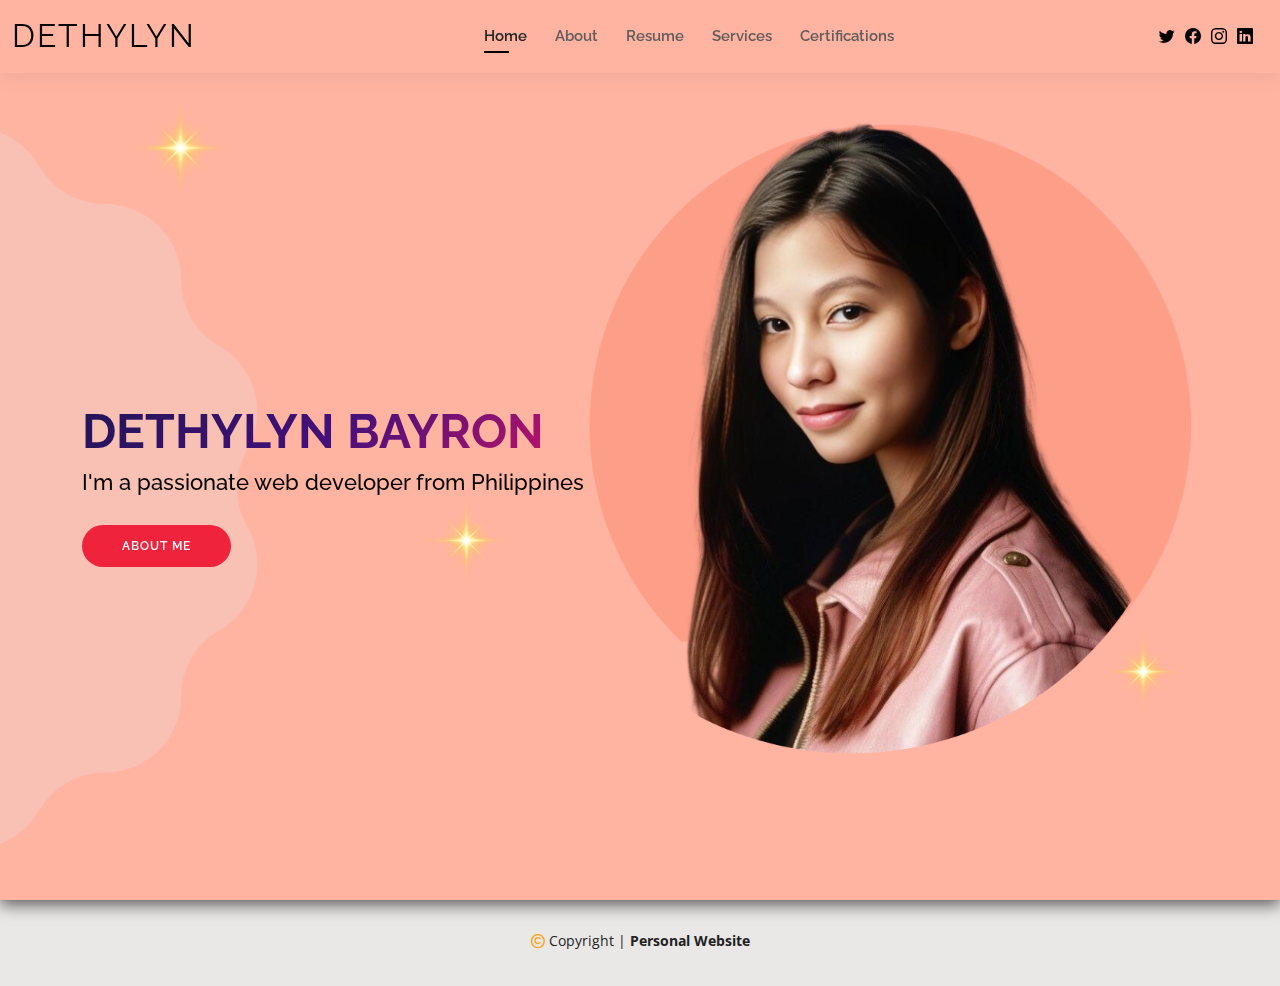
<file: index.html>
<!DOCTYPE html>
<html lang="en">

<head>
  <meta charset="utf-8">
  <meta content="width=device-width, initial-scale=1.0" name="viewport">

  <title>Dethylyn Bayron</title>
  <meta content="" name="description">
  <meta content="" name="keywords">

  <!-- Favicons -->
  <link href="assets/img/letter-d.png" rel="icon">
  <link href="assets/img/apple-touch-icon.png" rel="apple-touch-icon">

  <!-- Google Fonts -->
  <link href="https://fonts.googleapis.com/css?family=Open+Sans:300,300i,400,400i,600,600i,700,700i|Raleway:300,300i,400,400i,500,500i,600,600i,700,700i|Poppins:300,300i,400,400i,500,500i,600,600i,700,700i" rel="stylesheet">

  <!-- Vendor CSS Files -->
  <link href="assets/vendor/aos/aos.css" rel="stylesheet">
  <link href="assets/vendor/bootstrap/css/bootstrap.min.css" rel="stylesheet">
  <link href="assets/vendor/bootstrap-icons/bootstrap-icons.css" rel="stylesheet">
  <link href="assets/vendor/boxicons/css/boxicons.min.css" rel="stylesheet">
  <link href="assets/vendor/glightbox/css/glightbox.min.css" rel="stylesheet">
  <link href="assets/vendor/swiper/swiper-bundle.min.css" rel="stylesheet">

  <!-- Template Main CSS File -->
  <link href="assets/css/style.css" rel="stylesheet">
  <!-- custom css -->
  <link href="assets/css/custom.css" rel="stylesheet">
  <!-- font awesome css -->
  <link href="assets/css/all.css" rel="stylesheet">

  <!-- =======================================================
  * Template Name: Kelly
  * Updated: Sep 18 2023 with Bootstrap v5.3.2
  * Template URL: https://bootstrapmade.com/kelly-free-bootstrap-cv-resume-html-template/
  * Author: BootstrapMade.com
  * License: https://bootstrapmade.com/license/
  ======================================================== -->
</head>

<body>

  <!-- ======= Header ======= -->
  <header id="header" class="fixed-top">
    <div class="container-fluid d-flex justify-content-between align-items-center">

      <h1 class="logo me-auto me-lg-0"><a href="index.html">Dethylyn</a></h1>
      <!-- Uncomment below if you prefer to use an image logo -->
      <!-- <a href="index.html" class="logo"><img src="assets/img/logo.png" alt="" class="img-fluid"></a>-->

      <nav id="navbar" class="navbar order-last order-lg-0">
        <ul>
          <li><a class="active" href="index.html">Home</a></li>
          <li><a href="about.html">About</a></li>
          <li><a href="resume.html">Resume</a></li>
          <li><a href="services.html">Services</a></li>
          <li><a href="portfolio.html">Certifications</a></li>
          <!-- <li><a href="contact.html">Contact</a></li> -->
        </ul>
        <i class="bi bi-list mobile-nav-toggle"></i>
      </nav><!-- .navbar -->

      <div class="header-social-links">
        <a href="https://twitter.com/DethylynB" class="twitter"><i class="bi bi-twitter"></i></a>
        <a href="https://www.facebook.com/profile.php?id=100010073976454&mibextid=9R9pXO" class="facebook"><i class="bi bi-facebook"></i></a>
        <a href="https://www.instagram.com/dethylyn_b/" class="instagram"><i class="bi bi-instagram"></i></a>
        <a href="https://www.linkedin.com/in/dethylyn-bayron-6280a7255/" class="linkedin"><i class="bi bi-linkedin"></i></i></a>
      </div>

    </div>

  </header><!-- End Header -->

  <!-- ======= Hero Section ======= -->
  <section id="hero" class="d-flex align-items-center avatar">
    <div class="container d-flex flex-column align-items-start" data-aos="zoom-in" data-aos-delay="100">
      <h1 class="animate-charcter logo">Dethylyn Bayron</h1>
      <h2 class="text-black">I'm a passionate web developer from Philippines</h2>
      <a href="about.html" class="btn-about">About Me</a>
    </div>
  </section><!-- End Hero -->

  <!-- ======= Footer ======= -->
  <footer id="footer">
    <div class="container">
      <div class="copyright">
        <i class="fa-regular fa-copyright fa-bounce"></i> Copyright | <strong>Personal Website</strong>
      </div>
      <div class="credits">
        <!-- All the links in the footer should remain intact. -->
        <!-- You can delete the links only if you purchased the pro version. -->
        <!-- Licensing information: https://bootstrapmade.com/license/ -->
        <!-- Purchase the pro version with working PHP/AJAX contact form: https://bootstrapmade.com/kelly-free-bootstrap-cv-resume-html-template/ -->
        <!-- Designed by <a href="https://bootstrapmade.com/">BootstrapMade</a> -->
      </div>
    </div>
  </footer><!-- End  Footer -->

  <!-- Preloader old -->
  <div id="preloader"></div>

  <!-- Preloader New -->
  <!-- <div id="preloader">
    <div class="line"></div>
  </div> -->

  <a href="#" class="back-to-top d-flex align-items-center justify-content-center"><i class="bi bi-arrow-up-short"></i></a>

  <!-- Vendor JS Files -->
  <script src="assets/vendor/purecounter/purecounter_vanilla.js"></script>
  <script src="assets/vendor/aos/aos.js"></script>
  <script src="assets/vendor/bootstrap/js/bootstrap.bundle.min.js"></script>
  <script src="assets/vendor/glightbox/js/glightbox.min.js"></script>
  <script src="assets/vendor/isotope-layout/isotope.pkgd.min.js"></script>
  <script src="assets/vendor/swiper/swiper-bundle.min.js"></script>
  <script src="assets/vendor/waypoints/noframework.waypoints.js"></script>
  <script src="assets/vendor/php-email-form/validate.js"></script>

  <!-- Template Main JS File -->
  <script src="assets/js/main.js"></script>

</body>

</html>
</file>
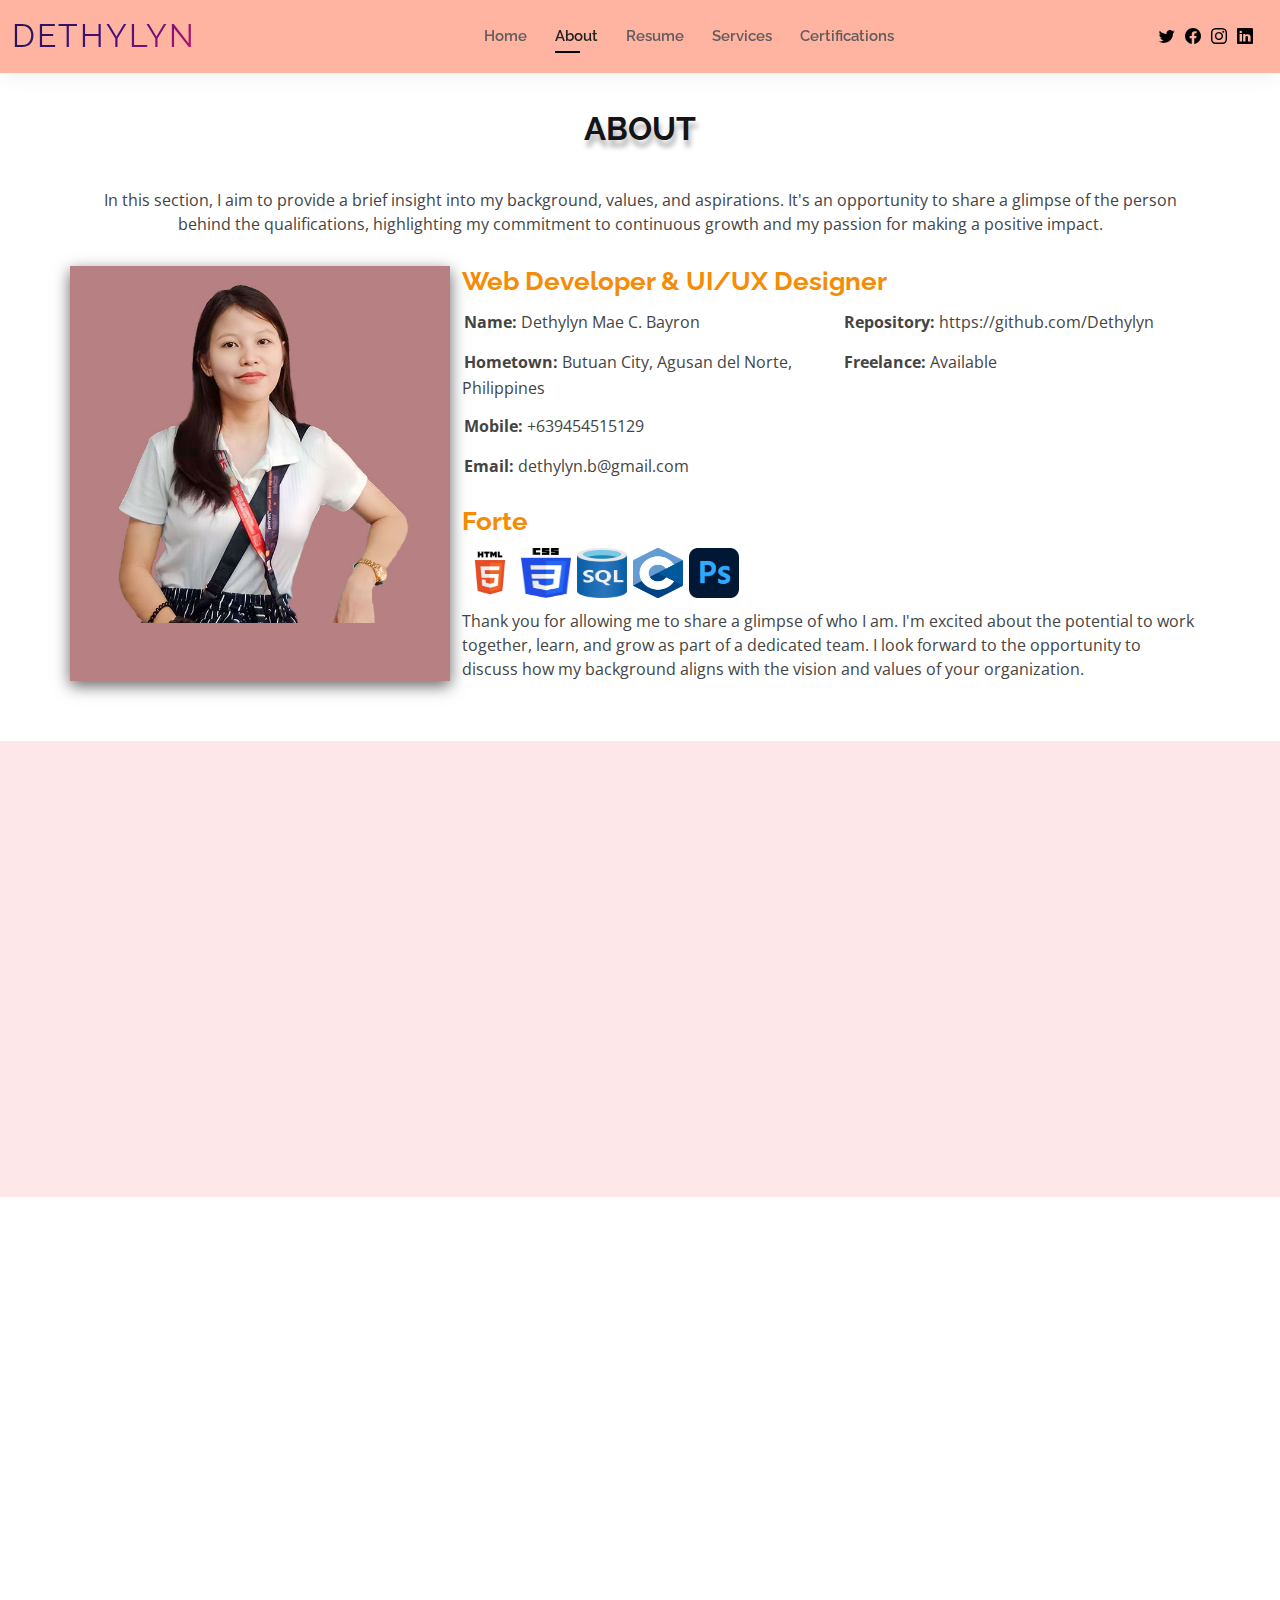
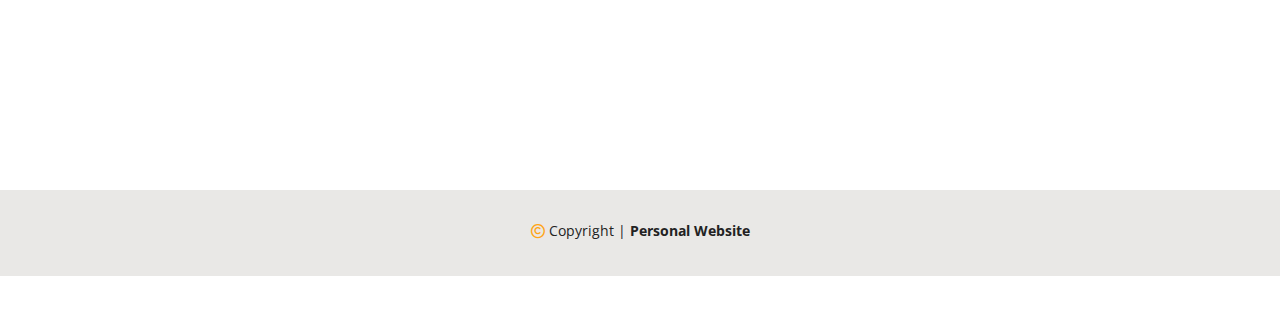
<file: about.html>
<!DOCTYPE html>
<html lang="en">

<head>
  <meta charset="utf-8">
  <meta content="width=device-width, initial-scale=1.0" name="viewport">

  <title>Dethylyn Bayron</title>
  <meta content="" name="description">
  <meta content="" name="keywords">

  <!-- Favicons -->
  <link href="assets/img/letter-d.png" rel="icon">
  <link href="assets/img/apple-touch-icon.png" rel="apple-touch-icon">

  <!-- Google Fonts -->
  <link href="https://fonts.googleapis.com/css?family=Open+Sans:300,300i,400,400i,600,600i,700,700i|Raleway:300,300i,400,400i,500,500i,600,600i,700,700i|Poppins:300,300i,400,400i,500,500i,600,600i,700,700i" rel="stylesheet">

  <!-- Vendor CSS Files -->
  <link href="assets/vendor/aos/aos.css" rel="stylesheet">
  <link href="assets/vendor/bootstrap/css/bootstrap.min.css" rel="stylesheet">
  <link href="assets/vendor/bootstrap-icons/bootstrap-icons.css" rel="stylesheet">
  <link href="assets/vendor/boxicons/css/boxicons.min.css" rel="stylesheet">
  <link href="assets/vendor/glightbox/css/glightbox.min.css" rel="stylesheet">
  <link href="assets/vendor/swiper/swiper-bundle.min.css" rel="stylesheet">

  <!-- Template Main CSS File -->
  <link href="assets/css/style.css" rel="stylesheet">
    <!-- custom css -->
    <link href="assets/css/custom.css" rel="stylesheet">
    <!-- font awesome css -->
    <link href="assets/css/all.css" rel="stylesheet">

  <!-- =======================================================
  * Template Name: Kelly
  * Updated: Sep 18 2023 with Bootstrap v5.3.2
  * Template URL: https://bootstrapmade.com/kelly-free-bootstrap-cv-resume-html-template/
  * Author: BootstrapMade.com
  * License: https://bootstrapmade.com/license/
  ======================================================== -->
</head>

<body>

  <!-- ======= Header ======= -->
  <header id="header" class="fixed-top">
    <div class="container-fluid d-flex justify-content-between align-items-center">

      <h1 class="logo me-auto me-lg-0 animate-charcter"><a href="index.html">Dethylyn</a></h1>
      <!-- Uncomment below if you prefer to use an image logo -->
      <!-- <a href="index.html" class="logo"><img src="assets/img/logo.png" alt="" class="img-fluid"></a>-->

      <nav id="navbar" class="navbar order-last order-lg-0">
        <ul>
          <li><a href="index.html">Home</a></li>
          <li><a class="active" href="about.html">About</a></li>
          <li><a href="resume.html">Resume</a></li>
          <li><a href="services.html">Services</a></li>
          <li><a href="portfolio.html">Certifications</a></li>
          <!-- <li><a href="contact.html">Contact</a></li> -->
        </ul>
        <i class="bi bi-list mobile-nav-toggle"></i>
      </nav><!-- .navbar -->

      <div class="header-social-links">
        <a href="https://twitter.com/DethylynB" class="twitter"><i class="bi bi-twitter"></i></a>
        <a href="https://www.facebook.com/profile.php?id=100010073976454&mibextid=9R9pXO" class="facebook"><i class="bi bi-facebook"></i></a>
        <a href="https://www.instagram.com/dethylyn_b/" class="instagram"><i class="bi bi-instagram"></i></a>
        <a href="https://www.linkedin.com/in/dethylyn-bayron-6280a7255/" class="linkedin"><i class="bi bi-linkedin"></i></i></a>
      </div>

    </div>

  </header><!-- End Header -->

  <main id="main">

    <!-- ======= About Section ======= -->
    <section id="about" class="about">
      <div class="container" data-aos="fade-up">

        <div class="section-title">
          <h2>About</h2>
          <p>In this section, I aim to provide a brief insight into my background, values, and aspirations. It's an opportunity to share a glimpse of the person behind the qualifications, highlighting my commitment to continuous growth and my passion for making a positive impact.</p>
        </div>

        <div class="row">
          <div class="col-lg-4 avatar transparent-img">
            <img src="assets/img/me1.1.jpg" class="img-fluid" alt="">
          </div>
          <div class="col-lg-8 pt-4 pt-lg-0 content">
            <h3>Web Developer &amp; UI/UX Designer</h3>
            <div class="row">
              <div class="col-lg-6">
                <ul>
                  <li><i class="bi bi-rounded-right"></i> <strong>Name:</strong> Dethylyn Mae C. Bayron</li>
                  <li><i class="bi bi-rounded-right"></i> <strong>Hometown:</strong> Butuan City, Agusan del Norte, Philippines </li>
                  <li><i class="bi bi-rounded-right"></i> <strong>Mobile:</strong> +639454515129</li>
                  <li><i class="bi bi-rounded-right"></i> <strong>Email:</strong> dethylyn.b@gmail.com </li>
                </ul>

              </div>
              <div class="col-lg-6">
                <ul>
                  <li><i class="bi bi-rounded-right"></i> <strong>Repository:</strong> https://github.com/Dethylyn</li>
                  <li><i class="bi bi-rounded-right"></i> <strong>Freelance:</strong> Available</li>
                </ul>
              </div>
            </div>
            <div class="row">
              <div class="col-lg-12">
                <h3>Forte</h3>
                <span><img class="child bounce" src="assets/img/html.png" alt=""></span><span><img class="child bounce" src="assets/img/css.png" alt=""></span><span><img class="child bounce" src="assets/img/sql.png" alt=""></span><span><img class="child bounce" src="assets/img/c.png" alt=""></span><span><img class="child bounce" src="assets/img/ps.png" alt=""></span>
              </div>
            </div>
            <p class="pt-2">
              Thank you for allowing me to share a glimpse of who I am. I'm excited about the potential to work together, learn, and grow as part of a dedicated team. I look forward to the opportunity to discuss how my background aligns with the vision and values of your organization.
            </p>
          </div>
        </div>

      </div>
    </section><!-- End About Section -->

    <!-- ======= Skills Section ======= -->
    <section id="skills" class="skills">
      <div class="container" data-aos="fade-up">

        <div class="section-title">
          <h2>Skills</h2>
          <p>In this section, I humbly present the competencies I've acquired through experience and learning. These skills reflect my commitment to effectively contributing to the tasks at hand, and I look forward to demonstrating their value in your team.</p>
        </div>

        <div class="row skills-content">

          <div class="col-lg-6">

            <div class="progress">
              <span class="skill">HTML <i class="val">100%</i></span>
              <div class="progress-bar-wrap">
                <div class="progress-bar" role="progressbar" aria-valuenow="100" aria-valuemin="0" aria-valuemax="100"></div>
              </div>
            </div>

            <div class="progress">
              <span class="skill">CSS <i class="val">80%</i></span>
              <div class="progress-bar-wrap">
                <div class="progress-bar" role="progressbar" aria-valuenow="80" aria-valuemin="0" aria-valuemax="100"></div>
              </div>
            </div>

            <div class="progress">
              <span class="skill">SQL <i class="val">75%</i></span>
              <div class="progress-bar-wrap">
                <div class="progress-bar" role="progressbar" aria-valuenow="75" aria-valuemin="0" aria-valuemax="100"></div>
              </div>
            </div>

          </div>

          <div class="col-lg-6">

            <div class="progress">
              <span class="skill">C <i class="val">75%</i></span>
              <div class="progress-bar-wrap">
                <div class="progress-bar" role="progressbar" aria-valuenow="75" aria-valuemin="0" aria-valuemax="100"></div>
              </div>
            </div>

            <!-- <div class="progress">
              <span class="skill">WordPress/CMS <i class="val">90%</i></span>
              <div class="progress-bar-wrap">
                <div class="progress-bar" role="progressbar" aria-valuenow="90" aria-valuemin="0" aria-valuemax="100"></div>
              </div>
            </div> -->

            <div class="progress">
              <span class="skill">Photoshop <i class="val">70%</i></span>
              <div class="progress-bar-wrap">
                <div class="progress-bar" role="progressbar" aria-valuenow="70" aria-valuemin="0" aria-valuemax="100"></div>
              </div>
            </div>

          </div>

        </div>

      </div>
    </section><!-- End Skills Section -->

    <!-- ======= Facts Section ======= -->
    <!-- <section id="facts" class="facts">
      <div class="container" data-aos="fade-up">

        <div class="section-title">
          <h2>Facts</h2>
          <p>Magnam dolores commodi suscipit. Necessitatibus eius consequatur ex aliquid fuga eum quidem. Sit sint consectetur velit. Quisquam quos quisquam cupiditate. Et nemo qui impedit suscipit alias ea. Quia fugiat sit in iste officiis commodi quidem hic quas.</p>
        </div>

        <div class="row counters">

          <div class="col-lg-3 col-6 text-center">
            <span data-purecounter-start="0" data-purecounter-end="232" data-purecounter-duration="1" class="purecounter"></span>
            <p>Clients</p>
          </div>

          <div class="col-lg-3 col-6 text-center">
            <span data-purecounter-start="0" data-purecounter-end="521" data-purecounter-duration="1" class="purecounter"></span>
            <p>Projects</p>
          </div>

          <div class="col-lg-3 col-6 text-center">
            <span data-purecounter-start="0" data-purecounter-end="1463" data-purecounter-duration="1" class="purecounter"></span>
            <p>Hours Of Support</p>
          </div>

          <div class="col-lg-3 col-6 text-center">
            <span data-purecounter-start="0" data-purecounter-end="15" data-purecounter-duration="1" class="purecounter"></span>
            <p>Hard Workers</p>
          </div>

        </div>

      </div>
    </section> -->
    <!-- End Facts Section -->

    <!-- ======= Testimonials ======= -->
    <section id="testimonilas" class="testimonials">
      <div class="container" data-aos="fade-up">

        <div class="section-title">
          <h2>Testimonials</h2>
        </div>

        <div class="testimonials-slider swiper" data-aos="fade-up" data-aos-delay="100">
          <div class="swiper-wrapper">

            <div class="swiper-slide">
              <div class="testimonial-item">
                <p>
                  <i class="fa-solid fa-quote-left fa-beat-fade"></i>
                  Thank you for your excellent work on our receipt layout. It's been a great help to our business.
                  <i class="fa-solid fa-quote-right fa-beat-fade"></i>
                </p>
                <img src="assets/img/testimonials/imelda.jpg" class="testimonial-img" alt="">
                <h3>Imelda Bayron</h3>
                <h4>Accounting Staff</h4>
              </div>
            </div><!-- End testimonial item -->

            <div class="swiper-slide">
              <div class="testimonial-item">
                <p>
                  <i class="fa-solid fa-quote-left fa-beat-fade"></i>
                  Your help with our school project has been greatly appreciated, and it made a positive impact on our work. Thank you for your valuable assistance.
                  <i class="fa-solid fa-quote-right fa-beat-fade"></i>
                </p>
                <img src="assets/img/testimonials/jewel.jpg" class="testimonial-img" alt="">
                <h3>Jewel Canda</h3>
                <h4>Student</h4>
              </div>
            </div><!-- End testimonial item -->

            <div class="swiper-slide">
              <div class="testimonial-item">
                <p>
                  <i class="fa-solid fa-quote-left fa-beat-fade"></i>
                  The output is very good, thank you for doing the project det, even it is rush.
                  <i class="fa-solid fa-quote-right fa-beat-fade"></i>
                </p>
                <img src="assets/img/testimonials/christine.jpg" class="testimonial-img" alt="">
                <h3>Christine Torres</h3>
                <h4>Graduate School Staff</h4>
              </div>
            </div><!-- End testimonial item -->

          </div>
          <div class="swiper-pagination"></div>
        </div>

        <div class="owl-carousel testimonials-carousel">

      </div>

    </div><!-- End Testimonials  -->

  </main><!-- End #main -->

  <!-- ======= Footer ======= -->
  <footer id="footer">
    <div class="container">
      <div class="copyright">
        <i class="fa-regular fa-copyright fa-bounce"></i> Copyright | <strong>Personal Website</strong>
      </div>
      <div class="credits">
        <!-- All the links in the footer should remain intact. -->
        <!-- You can delete the links only if you purchased the pro version. -->
        <!-- Licensing information: https://bootstrapmade.com/license/ -->
        <!-- Purchase the pro version with working PHP/AJAX contact form: https://bootstrapmade.com/kelly-free-bootstrap-cv-resume-html-template/ -->
        <!-- Designed by <a href="https://bootstrapmade.com/">BootstrapMade</a> -->
      </div>
    </div>
  </footer><!-- End  Footer -->

  <div id="preloader"></div>
  <a href="#" class="back-to-top d-flex align-items-center justify-content-center"><i class="bi bi-arrow-up-short"></i></a>

  <!-- Vendor JS Files -->
  <script src="assets/vendor/purecounter/purecounter_vanilla.js"></script>
  <script src="assets/vendor/aos/aos.js"></script>
  <script src="assets/vendor/bootstrap/js/bootstrap.bundle.min.js"></script>
  <script src="assets/vendor/glightbox/js/glightbox.min.js"></script>
  <script src="assets/vendor/isotope-layout/isotope.pkgd.min.js"></script>
  <script src="assets/vendor/swiper/swiper-bundle.min.js"></script>
  <script src="assets/vendor/waypoints/noframework.waypoints.js"></script>
  <script src="assets/vendor/php-email-form/validate.js"></script>

  <!-- Template Main JS File -->
  <script src="assets/js/main.js"></script>

</body>

</html>
</file>
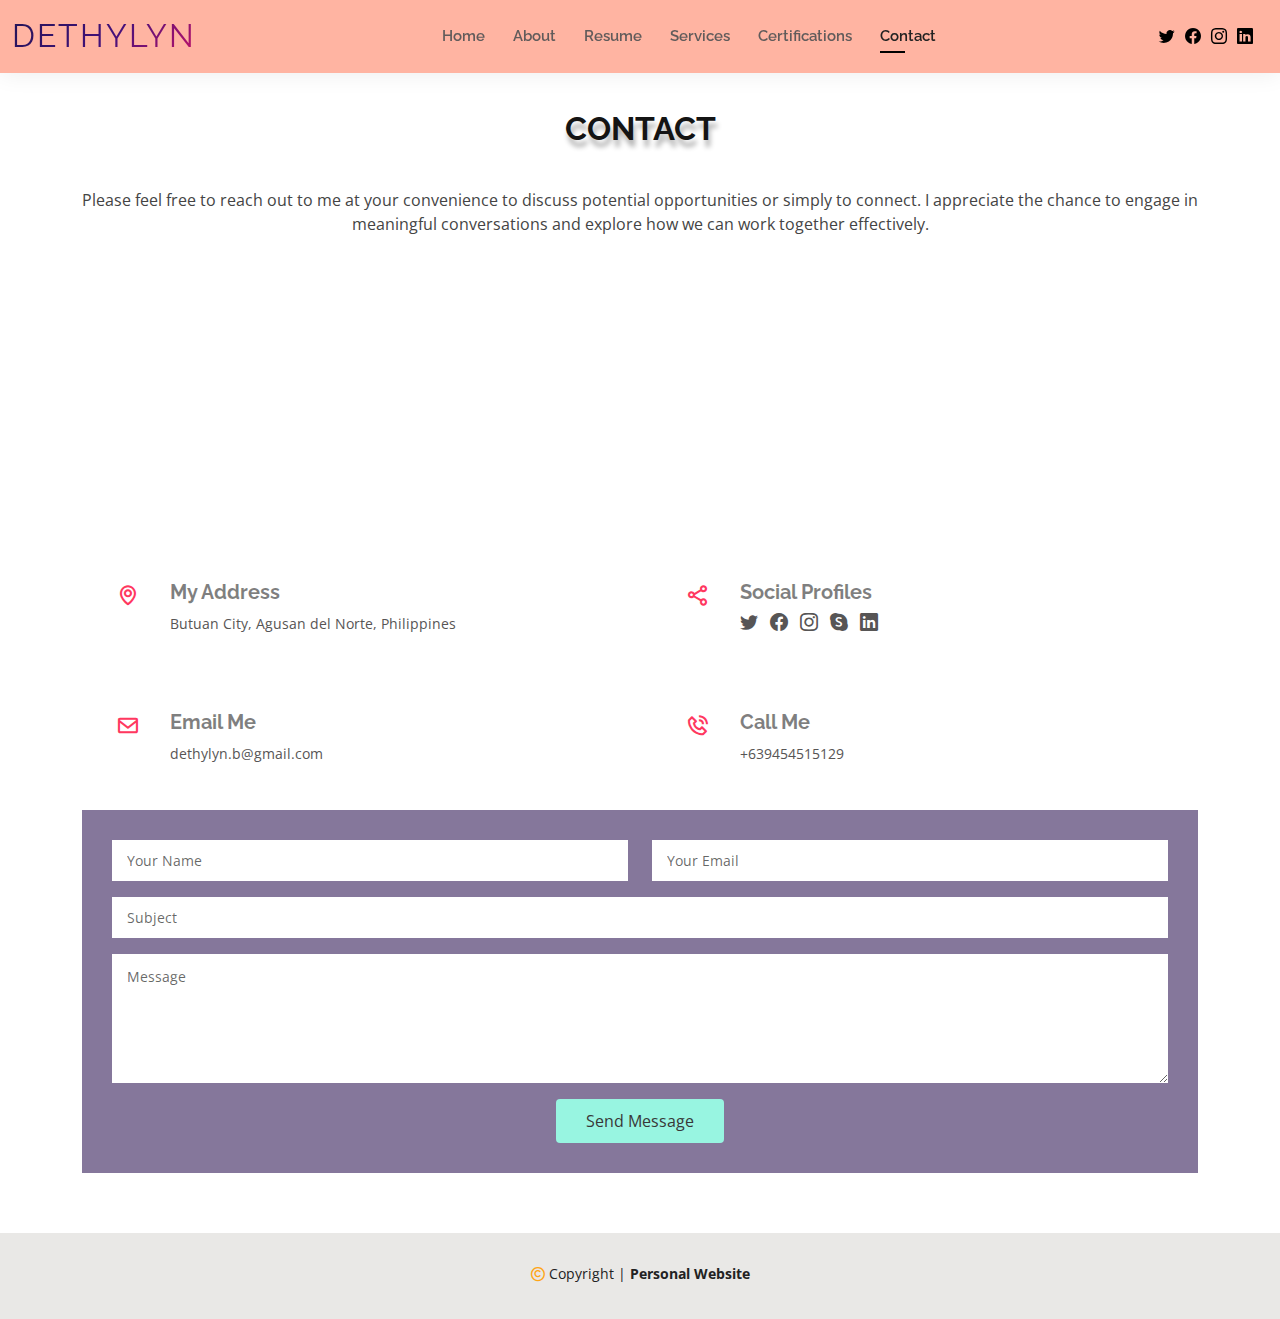
<file: contact.html>
<!DOCTYPE html>
<html lang="en">

<head>
  <meta charset="utf-8">
  <meta content="width=device-width, initial-scale=1.0" name="viewport">

  <title>Dethylyn Bayron</title>
  <meta content="" name="description">
  <meta content="" name="keywords">

  <!-- Favicons -->
  <link href="assets/img/letter-d.png" rel="icon">
  <link href="assets/img/apple-touch-icon.png" rel="apple-touch-icon">

  <!-- Google Fonts -->
  <link href="https://fonts.googleapis.com/css?family=Open+Sans:300,300i,400,400i,600,600i,700,700i|Raleway:300,300i,400,400i,500,500i,600,600i,700,700i|Poppins:300,300i,400,400i,500,500i,600,600i,700,700i" rel="stylesheet">

  <!-- Vendor CSS Files -->
  <link href="assets/vendor/aos/aos.css" rel="stylesheet">
  <link href="assets/vendor/bootstrap/css/bootstrap.min.css" rel="stylesheet">
  <link href="assets/vendor/bootstrap-icons/bootstrap-icons.css" rel="stylesheet">
  <link href="assets/vendor/boxicons/css/boxicons.min.css" rel="stylesheet">
  <link href="assets/vendor/glightbox/css/glightbox.min.css" rel="stylesheet">
  <link href="assets/vendor/swiper/swiper-bundle.min.css" rel="stylesheet">

  <!-- Template Main CSS File -->
  <link href="assets/css/style.css" rel="stylesheet">
  <!-- custom css -->
  <link href="assets/css/custom.css" rel="stylesheet">
  <!-- font awesome css -->
  <link href="assets/css/all.css" rel="stylesheet">

  <!-- =======================================================
  * Template Name: Kelly
  * Updated: Sep 18 2023 with Bootstrap v5.3.2
  * Template URL: https://bootstrapmade.com/kelly-free-bootstrap-cv-resume-html-template/
  * Author: BootstrapMade.com
  * License: https://bootstrapmade.com/license/
  ======================================================== -->
</head>

<body>

  <!-- ======= Header ======= -->
  <header id="header" class="fixed-top">
    <div class="container-fluid d-flex justify-content-between align-items-center">

      <h1 class="logo me-auto me-lg-0 animate-charcter"><a href="index.html">Dethylyn</a></h1>
      <!-- Uncomment below if you prefer to use an image logo -->
      <!-- <a href="index.html" class="logo"><img src="assets/img/logo.png" alt="" class="img-fluid"></a>-->

      <nav id="navbar" class="navbar order-last order-lg-0">
        <ul>
          <li><a href="index.html">Home</a></li>
          <li><a href="about.html">About</a></li>
          <li><a href="resume.html">Resume</a></li>
          <li><a href="services.html">Services</a></li>
          <li><a href="portfolio.html">Certifications</a></li>
          <li><a class="active" href="contact.html">Contact</a></li>
        </ul>
        <i class="bi bi-list mobile-nav-toggle"></i>
      </nav><!-- .navbar -->

      <div class="header-social-links">
        <a href="https://twitter.com/DethylynB" class="twitter"><i class="bi bi-twitter"></i></a>
        <a href="https://www.facebook.com/profile.php?id=100010073976454&mibextid=9R9pXO" class="facebook"><i class="bi bi-facebook"></i></a>
        <a href="https://www.instagram.com/dethylyn_b/" class="instagram"><i class="bi bi-instagram"></i></a>
        <a href="https://www.linkedin.com/in/dethylyn-bayron-6280a7255/" class="linkedin"><i class="bi bi-linkedin"></i></i></a>
      </div>

    </div>

  </header><!-- End Header -->

  <main id="main">

    <!-- ======= Contact Section ======= -->
    <section id="contact" class="contact">
      <div class="container" data-aos="fade-up">

        <div class="section-title">
          <h2>Contact</h2>
          <p>Please feel free to reach out to me at your convenience to discuss potential opportunities or simply to connect. I appreciate the chance to engage in meaningful conversations and explore how we can work together effectively.</p>
        </div>

        <div>
          <iframe style="border:0; width: 100%; height: 270px;" src="https://www.google.com/maps/embed?pb=!1m18!1m12!1m3!1d3941.2832575609696!2d125.5327141747486!3d8.946025040282805!2m3!1f0!2f0!3f0!3m2!1i1024!2i768!4f13.1!3m3!1m2!1s0x3301c04509fc751b%3A0xbd031650e677d25b!2sLapu-Lapu%2C%20Butuan%20City%2C%20Agusan%20Del%20Norte!5e0!3m2!1sen!2sph!4v1697286183954!5m2!1sen!2sph" frameborder="0" allowfullscreen></iframe>
        </div>

        <div class="row mt-2">

          <div class="col-md-6 d-flex align-items-stretch">
            <div class="info-box">
              <i class="bx bx-map"></i>
              <h3>My Address</h3>
              <p>Butuan City, Agusan del Norte, Philippines </p>
            </div>
          </div>
  
          <div class="col-md-6 mt-4 mt-md-0 d-flex align-items-stretch">
            <div class="info-box">
              <i class="bx bx-share-alt"></i>
              <h3>Social Profiles</h3>
              <div class="social-links">
                <a href="#" class="twitter"><i class="bi bi-twitter"></i></a>
                <a href="#" class="facebook"><i class="bi bi-facebook"></i></a>
                <a href="#" class="instagram"><i class="bi bi-instagram"></i></a>
                <a href="#" class="google-plus"><i class="bi bi-skype"></i></a>
                <a href="#" class="linkedin"><i class="bi bi-linkedin"></i></a>
              </div>
            </div>
          </div>
  
          <div class="col-md-6 mt-4 d-flex align-items-stretch">
            <div class="info-box">
              <i class="bx bx-envelope"></i>
              <h3>Email Me</h3>
              <p>dethylyn.b@gmail.com</p>
            </div>
          </div>
          <div class="col-md-6 mt-4 d-flex align-items-stretch">
            <div class="info-box">
              <i class="bx bx-phone-call"></i>
              <h3>Call Me</h3>
              <p>+639454515129</p>
            </div>
          </div>
        </div>
  
        <form action="forms/contact.php" method="post" role="form" class="php-email-form mt-4">
          <div class="row">
            <div class="col-md-6 form-group">
              <input type="text" name="name" class="form-control" id="name" placeholder="Your Name" required>
            </div>
            <div class="col-md-6 form-group mt-3 mt-md-0">
              <input type="email" class="form-control" name="email" id="email" placeholder="Your Email" required>
            </div>
          </div>
          <div class="form-group mt-3">
            <input type="text" class="form-control" name="subject" id="subject" placeholder="Subject" required>
          </div>
          <div class="form-group mt-3">
            <textarea class="form-control" name="message" rows="5" placeholder="Message" required></textarea>
          </div>
          <div class="my-3">
            <div class="loading">Loading</div>
            <div class="error-message"></div>
            <div class="sent-message">Your message has been sent. Thank you!</div>
          </div>
          <div class="text-center"><button type="submit">Send Message</button></div>
        </form>
  
      </div>
    </section><!-- End Contact Section -->

  </main><!-- End #main -->

  <!-- ======= Footer ======= -->
  <footer id="footer">
    <div class="container">
      <div class="copyright">
        <i class="fa-regular fa-copyright fa-bounce"></i> Copyright | <strong>Personal Website</strong>
      </div>
      <div class="credits">
        <!-- All the links in the footer should remain intact. -->
        <!-- You can delete the links only if you purchased the pro version. -->
        <!-- Licensing information: https://bootstrapmade.com/license/ -->
        <!-- Purchase the pro version with working PHP/AJAX contact form: https://bootstrapmade.com/kelly-free-bootstrap-cv-resume-html-template/ -->
        <!-- Designed by <a href="https://bootstrapmade.com/">BootstrapMade</a> -->
      </div>
    </div>
  </footer><!-- End  Footer -->

  <div id="preloader"></div>
  <a href="#" class="back-to-top d-flex align-items-center justify-content-center"><i class="bi bi-arrow-up-short"></i></a>

  <!-- Vendor JS Files -->
  <script src="assets/vendor/purecounter/purecounter_vanilla.js"></script>
  <script src="assets/vendor/aos/aos.js"></script>
  <script src="assets/vendor/bootstrap/js/bootstrap.bundle.min.js"></script>
  <script src="assets/vendor/glightbox/js/glightbox.min.js"></script>
  <script src="assets/vendor/isotope-layout/isotope.pkgd.min.js"></script>
  <script src="assets/vendor/swiper/swiper-bundle.min.js"></script>
  <script src="assets/vendor/waypoints/noframework.waypoints.js"></script>
  <script src="assets/vendor/php-email-form/validate.js"></script>

  <!-- Template Main JS File -->
  <script src="assets/js/main.js"></script>

</body>

</html>
</file>
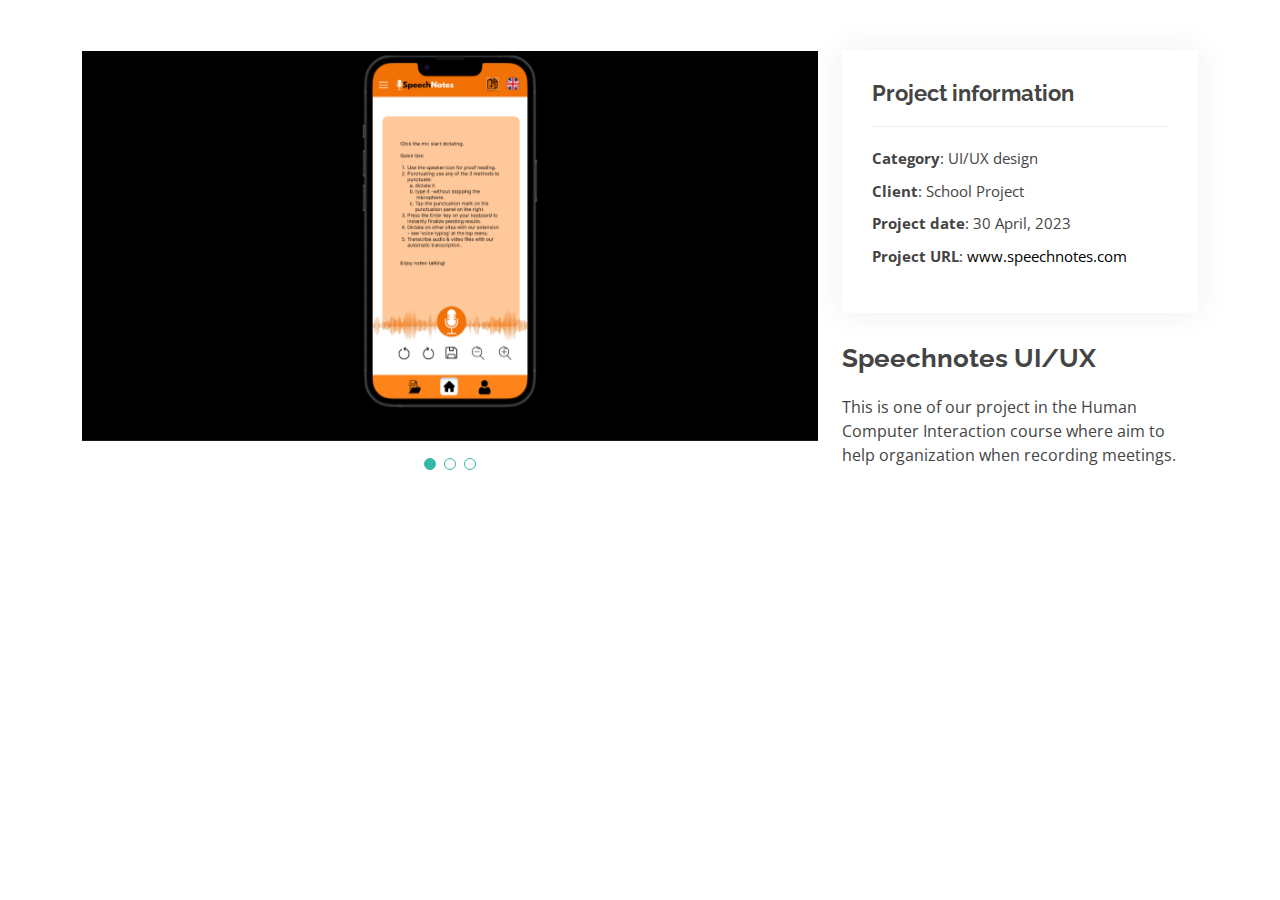
<file: portfolio-details-2.html>
<!DOCTYPE html>
<html lang="en">

<head>
  <meta charset="utf-8">
  <meta content="width=device-width, initial-scale=1.0" name="viewport">

  <title>Portfolio Details - Kelly Bootstrap Template</title>
  <meta content="" name="description">
  <meta content="" name="keywords">

  <!-- Favicons -->
  <link href="assets/img/favicon.png" rel="icon">
  <link href="assets/img/apple-touch-icon.png" rel="apple-touch-icon">

  <!-- Google Fonts -->
  <link href="https://fonts.googleapis.com/css?family=Open+Sans:300,300i,400,400i,600,600i,700,700i|Raleway:300,300i,400,400i,500,500i,600,600i,700,700i|Poppins:300,300i,400,400i,500,500i,600,600i,700,700i" rel="stylesheet">

  <!-- Vendor CSS Files -->
  <link href="assets/vendor/aos/aos.css" rel="stylesheet">
  <link href="assets/vendor/bootstrap/css/bootstrap.min.css" rel="stylesheet">
  <link href="assets/vendor/bootstrap-icons/bootstrap-icons.css" rel="stylesheet">
  <link href="assets/vendor/boxicons/css/boxicons.min.css" rel="stylesheet">
  <link href="assets/vendor/glightbox/css/glightbox.min.css" rel="stylesheet">
  <link href="assets/vendor/swiper/swiper-bundle.min.css" rel="stylesheet">

  <!-- Template Main CSS File -->
  <link href="assets/css/style.css" rel="stylesheet">

  <!-- =======================================================
  * Template Name: Kelly
  * Updated: Sep 18 2023 with Bootstrap v5.3.2
  * Template URL: https://bootstrapmade.com/kelly-free-bootstrap-cv-resume-html-template/
  * Author: BootstrapMade.com
  * License: https://bootstrapmade.com/license/
  ======================================================== -->
</head>

<body>

  <main id="main">

    <!-- ======= Portfolio Details Section ======= -->
    <section id="portfolio-details" class="portfolio-details">
      <div class="container">

        <div class="row gy-4">

          <div class="col-lg-8">
            <div class="portfolio-details-slider swiper">
              <div class="swiper-wrapper align-items-center">

                <div class="swiper-slide">
                  <img src="assets/img/portfolio/portfolio-details-1.1.png" alt="">
                </div>

                <div class="swiper-slide">
                  <img src="assets/img/portfolio/portfolio-details-1.2.png" alt="">
                </div>

                <div class="swiper-slide">
                  <img src="assets/img/portfolio/portfolio-details-1.3.png" alt="">
                </div>

              </div>
              <div class="swiper-pagination"></div>
            </div>
          </div>

          <div class="col-lg-4">
            <div class="portfolio-info">
              <h3>Project information</h3>
              <ul>
                <li><strong>Category</strong>: UI/UX design</li>
                <li><strong>Client</strong>: School Project</li>
                <li><strong>Project date</strong>: 30 April, 2023</li>
                <li><strong>Project URL</strong>: <a href="https://www.figma.com/file/k5IciuCo7b1wVRhfNI1PsZ/ICBMS_framework?type=design&t=FFargsSaLAKhb6hO-6">www.speechnotes.com</a></li>
              </ul>
            </div>
            <div class="portfolio-description">
              <h2>Speechnotes UI/UX</h2>
              <p>
                This is one of our project in the Human Computer Interaction course where aim to help organization when recording meetings.
              </p>
            </div>
          </div>

        </div>

      </div>
    </section><!-- End Portfolio Details Section -->

  </main><!-- End #main -->

  <div id="preloader"></div>
  <a href="#" class="back-to-top d-flex align-items-center justify-content-center"><i class="bi bi-arrow-up-short"></i></a>

  <!-- Vendor JS Files -->
  <script src="assets/vendor/purecounter/purecounter_vanilla.js"></script>
  <script src="assets/vendor/aos/aos.js"></script>
  <script src="assets/vendor/bootstrap/js/bootstrap.bundle.min.js"></script>
  <script src="assets/vendor/glightbox/js/glightbox.min.js"></script>
  <script src="assets/vendor/isotope-layout/isotope.pkgd.min.js"></script>
  <script src="assets/vendor/swiper/swiper-bundle.min.js"></script>
  <script src="assets/vendor/waypoints/noframework.waypoints.js"></script>
  <script src="assets/vendor/php-email-form/validate.js"></script>

  <!-- Template Main JS File -->
  <script src="assets/js/main.js"></script>

</body>

</html>
</file>
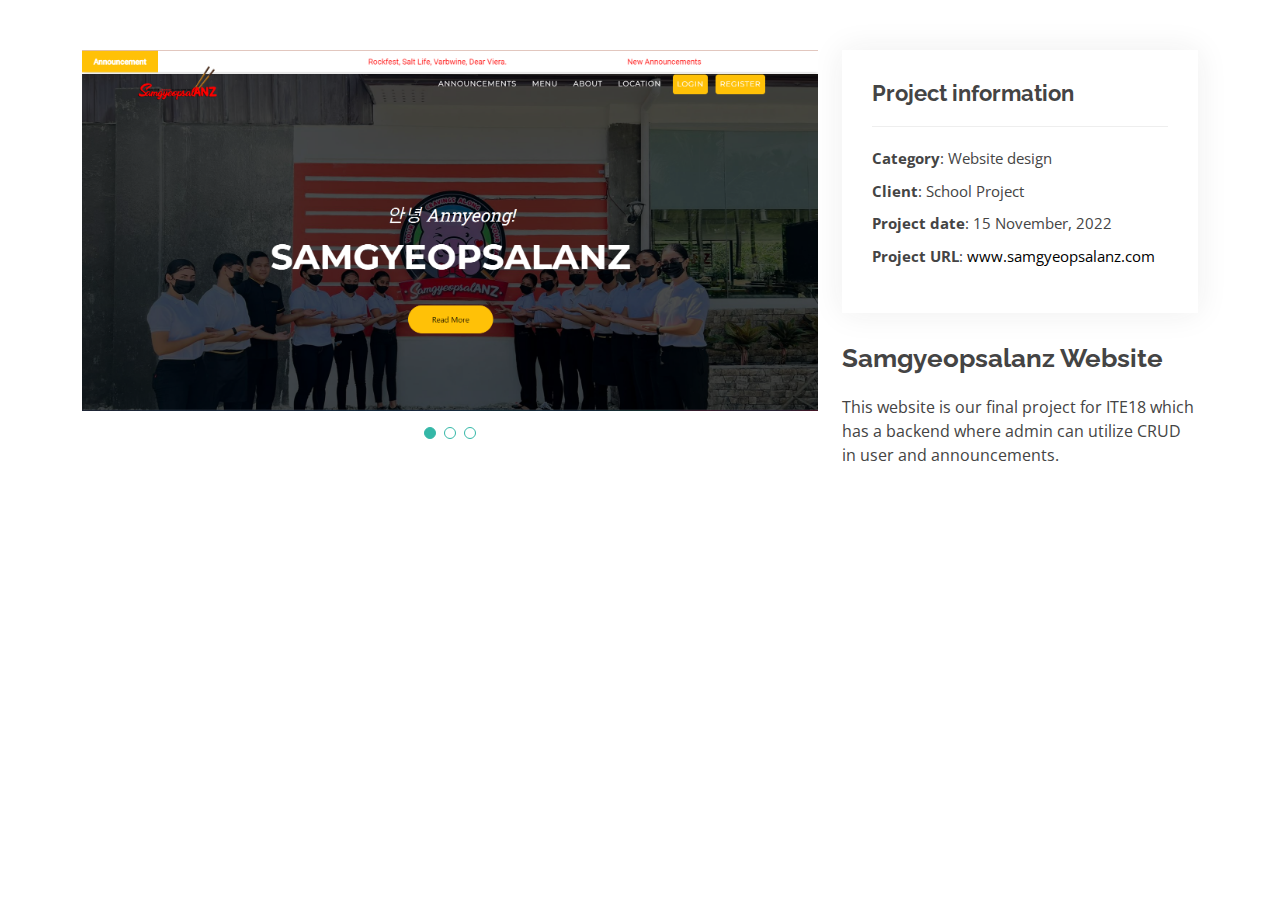
<file: portfolio-details-3.html>
<!DOCTYPE html>
<html lang="en">

<head>
  <meta charset="utf-8">
  <meta content="width=device-width, initial-scale=1.0" name="viewport">

  <title>Portfolio Details - Kelly Bootstrap Template</title>
  <meta content="" name="description">
  <meta content="" name="keywords">

  <!-- Favicons -->
  <link href="assets/img/favicon.png" rel="icon">
  <link href="assets/img/apple-touch-icon.png" rel="apple-touch-icon">

  <!-- Google Fonts -->
  <link href="https://fonts.googleapis.com/css?family=Open+Sans:300,300i,400,400i,600,600i,700,700i|Raleway:300,300i,400,400i,500,500i,600,600i,700,700i|Poppins:300,300i,400,400i,500,500i,600,600i,700,700i" rel="stylesheet">

  <!-- Vendor CSS Files -->
  <link href="assets/vendor/aos/aos.css" rel="stylesheet">
  <link href="assets/vendor/bootstrap/css/bootstrap.min.css" rel="stylesheet">
  <link href="assets/vendor/bootstrap-icons/bootstrap-icons.css" rel="stylesheet">
  <link href="assets/vendor/boxicons/css/boxicons.min.css" rel="stylesheet">
  <link href="assets/vendor/glightbox/css/glightbox.min.css" rel="stylesheet">
  <link href="assets/vendor/swiper/swiper-bundle.min.css" rel="stylesheet">

  <!-- Template Main CSS File -->
  <link href="assets/css/style.css" rel="stylesheet">

  <!-- =======================================================
  * Template Name: Kelly
  * Updated: Sep 18 2023 with Bootstrap v5.3.2
  * Template URL: https://bootstrapmade.com/kelly-free-bootstrap-cv-resume-html-template/
  * Author: BootstrapMade.com
  * License: https://bootstrapmade.com/license/
  ======================================================== -->
</head>

<body>

  <main id="main">

    <!-- ======= Portfolio Details Section ======= -->
    <section id="portfolio-details" class="portfolio-details">
      <div class="container">

        <div class="row gy-4">

          <div class="col-lg-8">
            <div class="portfolio-details-slider swiper">
              <div class="swiper-wrapper align-items-center">

                <div class="swiper-slide">
                  <img src="assets/img/portfolio/portfolio-details-2.1.png" alt="">
                </div>

                <div class="swiper-slide">
                  <img src="assets/img/portfolio/portfolio-details-2.2.png" alt="">
                </div>

                <div class="swiper-slide">
                  <img src="assets/img/portfolio/portfolio-details-2.3.png" alt="">
                </div>

              </div>
              <div class="swiper-pagination"></div>
            </div>
          </div>

          <div class="col-lg-4">
            <div class="portfolio-info">
              <h3>Project information</h3>
              <ul>
                <li><strong>Category</strong>: Website design</li>
                <li><strong>Client</strong>: School Project</li>
                <li><strong>Project date</strong>: 15 November, 2022</li>
                <li><strong>Project URL</strong>: <a href="https://github.com/Dethylyn/webapp-establishment-samgyeopsalanz.git">www.samgyeopsalanz.com</a></li>
              </ul>
            </div>
            <div class="portfolio-description">
              <h2>Samgyeopsalanz Website</h2>
              <p>
                This website is our final project for ITE18 which has a backend where admin can utilize CRUD in user and announcements.
              </p>
            </div>
          </div>

        </div>

      </div>
    </section><!-- End Portfolio Details Section -->

  </main><!-- End #main -->

  <div id="preloader"></div>
  <a href="#" class="back-to-top d-flex align-items-center justify-content-center"><i class="bi bi-arrow-up-short"></i></a>

  <!-- Vendor JS Files -->
  <script src="assets/vendor/purecounter/purecounter_vanilla.js"></script>
  <script src="assets/vendor/aos/aos.js"></script>
  <script src="assets/vendor/bootstrap/js/bootstrap.bundle.min.js"></script>
  <script src="assets/vendor/glightbox/js/glightbox.min.js"></script>
  <script src="assets/vendor/isotope-layout/isotope.pkgd.min.js"></script>
  <script src="assets/vendor/swiper/swiper-bundle.min.js"></script>
  <script src="assets/vendor/waypoints/noframework.waypoints.js"></script>
  <script src="assets/vendor/php-email-form/validate.js"></script>

  <!-- Template Main JS File -->
  <script src="assets/js/main.js"></script>

</body>

</html>
</file>
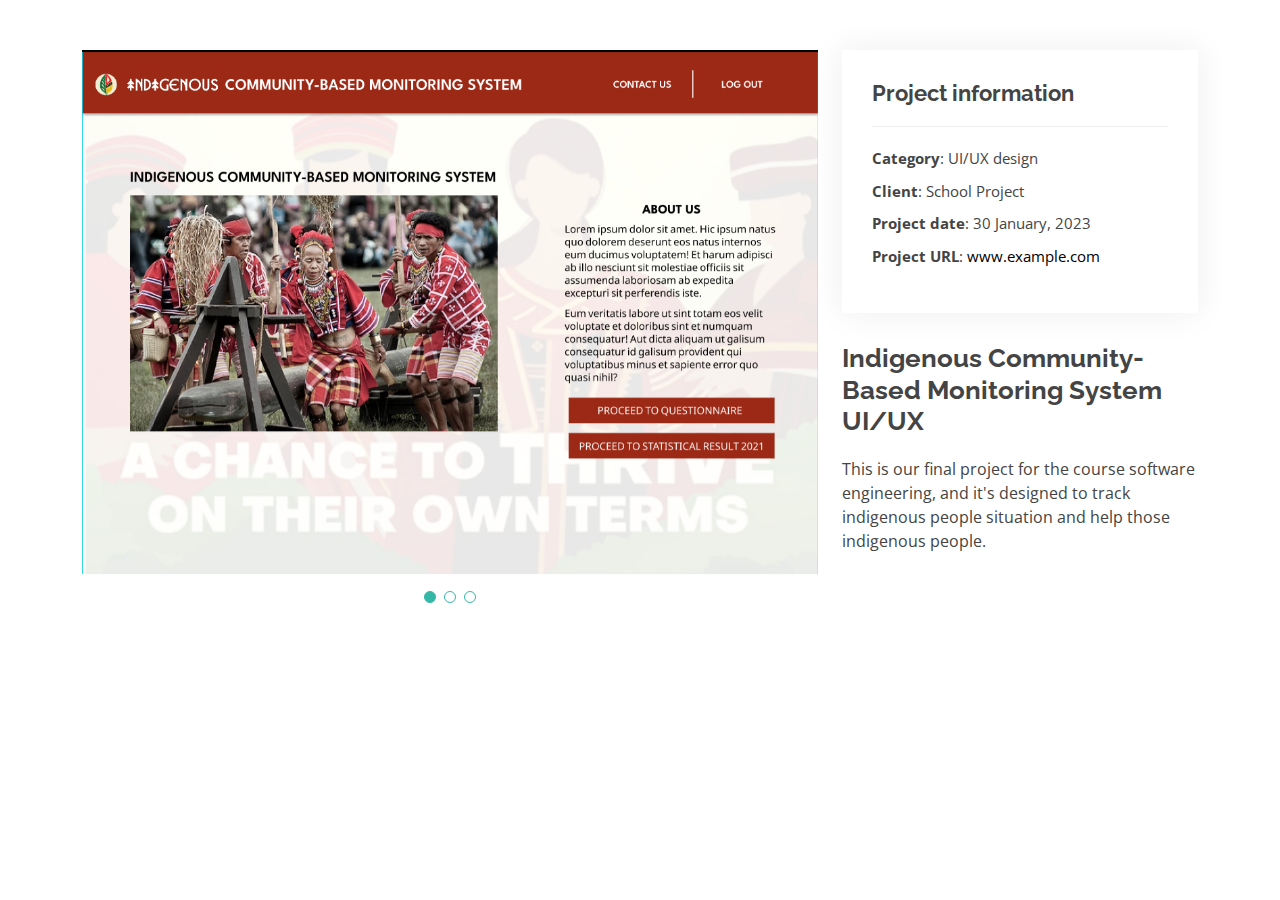
<file: portfolio-details-4.html>
<!DOCTYPE html>
<html lang="en">

<head>
  <meta charset="utf-8">
  <meta content="width=device-width, initial-scale=1.0" name="viewport">

  <title>Portfolio Details - Kelly Bootstrap Template</title>
  <meta content="" name="description">
  <meta content="" name="keywords">

  <!-- Favicons -->
  <link href="assets/img/favicon.png" rel="icon">
  <link href="assets/img/apple-touch-icon.png" rel="apple-touch-icon">

  <!-- Google Fonts -->
  <link href="https://fonts.googleapis.com/css?family=Open+Sans:300,300i,400,400i,600,600i,700,700i|Raleway:300,300i,400,400i,500,500i,600,600i,700,700i|Poppins:300,300i,400,400i,500,500i,600,600i,700,700i" rel="stylesheet">

  <!-- Vendor CSS Files -->
  <link href="assets/vendor/aos/aos.css" rel="stylesheet">
  <link href="assets/vendor/bootstrap/css/bootstrap.min.css" rel="stylesheet">
  <link href="assets/vendor/bootstrap-icons/bootstrap-icons.css" rel="stylesheet">
  <link href="assets/vendor/boxicons/css/boxicons.min.css" rel="stylesheet">
  <link href="assets/vendor/glightbox/css/glightbox.min.css" rel="stylesheet">
  <link href="assets/vendor/swiper/swiper-bundle.min.css" rel="stylesheet">

  <!-- Template Main CSS File -->
  <link href="assets/css/style.css" rel="stylesheet">

  <!-- =======================================================
  * Template Name: Kelly
  * Updated: Sep 18 2023 with Bootstrap v5.3.2
  * Template URL: https://bootstrapmade.com/kelly-free-bootstrap-cv-resume-html-template/
  * Author: BootstrapMade.com
  * License: https://bootstrapmade.com/license/
  ======================================================== -->
</head>

<body>

  <main id="main">

    <!-- ======= Portfolio Details Section ======= -->
    <section id="portfolio-details" class="portfolio-details">
      <div class="container">

        <div class="row gy-4">

          <div class="col-lg-8">
            <div class="portfolio-details-slider swiper">
              <div class="swiper-wrapper align-items-center">

                <div class="swiper-slide">
                  <img src="assets/img/portfolio/portfolio-details-1.png" alt="">
                </div>

                <div class="swiper-slide">
                  <img src="assets/img/portfolio/portfolio-details-2.png" alt="">
                </div>

                <div class="swiper-slide">
                  <img src="assets/img/portfolio/portfolio-details-3.png" alt="">
                </div>

              </div>
              <div class="swiper-pagination"></div>
            </div>
          </div>

          <div class="col-lg-4">
            <div class="portfolio-info">
              <h3>Project information</h3>
              <ul>
                <li><strong>Category</strong>: UI/UX design</li>
                <li><strong>Client</strong>: School Project</li>
                <li><strong>Project date</strong>: 30 January, 2023</li>
                <li><strong>Project URL</strong>: <a href="https://www.figma.com/file/k5IciuCo7b1wVRhfNI1PsZ/ICBMS_framework?type=design&t=FFargsSaLAKhb6hO-6">www.example.com</a></li>
              </ul>
            </div>
            <div class="portfolio-description">
              <h2>Indigenous Community-Based Monitoring System UI/UX</h2>
              <p>
                This is our final project for the course software engineering, and it's designed to track indigenous people situation and help those indigenous people.
              </p>
            </div>
          </div>

        </div>

      </div>
    </section><!-- End Portfolio Details Section -->

  </main><!-- End #main -->

  <div id="preloader"></div>
  <a href="#" class="back-to-top d-flex align-items-center justify-content-center"><i class="bi bi-arrow-up-short"></i></a>

  <!-- Vendor JS Files -->
  <script src="assets/vendor/purecounter/purecounter_vanilla.js"></script>
  <script src="assets/vendor/aos/aos.js"></script>
  <script src="assets/vendor/bootstrap/js/bootstrap.bundle.min.js"></script>
  <script src="assets/vendor/glightbox/js/glightbox.min.js"></script>
  <script src="assets/vendor/isotope-layout/isotope.pkgd.min.js"></script>
  <script src="assets/vendor/swiper/swiper-bundle.min.js"></script>
  <script src="assets/vendor/waypoints/noframework.waypoints.js"></script>
  <script src="assets/vendor/php-email-form/validate.js"></script>

  <!-- Template Main JS File -->
  <script src="assets/js/main.js"></script>

</body>

</html>
</file>
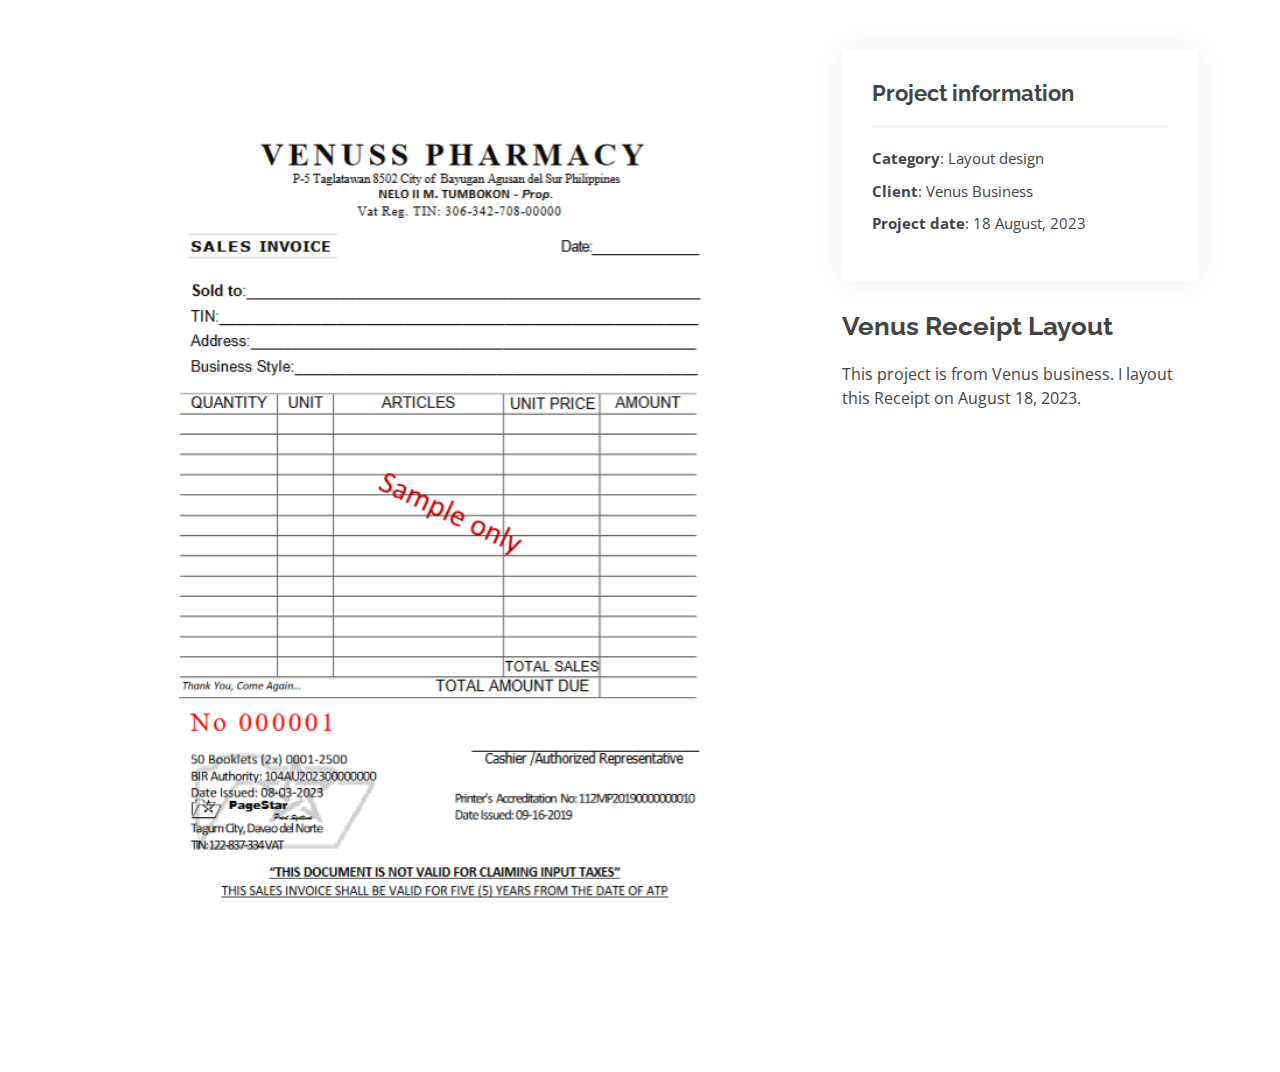
<file: portfolio-details-5.html>
<!DOCTYPE html>
<html lang="en">

<head>
  <meta charset="utf-8">
  <meta content="width=device-width, initial-scale=1.0" name="viewport">

  <title>Portfolio Details - Kelly Bootstrap Template</title>
  <meta content="" name="description">
  <meta content="" name="keywords">

  <!-- Favicons -->
  <link href="assets/img/favicon.png" rel="icon">
  <link href="assets/img/apple-touch-icon.png" rel="apple-touch-icon">

  <!-- Google Fonts -->
  <link href="https://fonts.googleapis.com/css?family=Open+Sans:300,300i,400,400i,600,600i,700,700i|Raleway:300,300i,400,400i,500,500i,600,600i,700,700i|Poppins:300,300i,400,400i,500,500i,600,600i,700,700i" rel="stylesheet">

  <!-- Vendor CSS Files -->
  <link href="assets/vendor/aos/aos.css" rel="stylesheet">
  <link href="assets/vendor/bootstrap/css/bootstrap.min.css" rel="stylesheet">
  <link href="assets/vendor/bootstrap-icons/bootstrap-icons.css" rel="stylesheet">
  <link href="assets/vendor/boxicons/css/boxicons.min.css" rel="stylesheet">
  <link href="assets/vendor/glightbox/css/glightbox.min.css" rel="stylesheet">
  <link href="assets/vendor/swiper/swiper-bundle.min.css" rel="stylesheet">

  <!-- Template Main CSS File -->
  <link href="assets/css/style.css" rel="stylesheet">

  <!-- =======================================================
  * Template Name: Kelly
  * Updated: Sep 18 2023 with Bootstrap v5.3.2
  * Template URL: https://bootstrapmade.com/kelly-free-bootstrap-cv-resume-html-template/
  * Author: BootstrapMade.com
  * License: https://bootstrapmade.com/license/
  ======================================================== -->
</head>

<body>

  <main id="main">

    <!-- ======= Portfolio Details Section ======= -->
    <section id="portfolio-details" class="portfolio-details">
      <div class="container">

        <div class="row gy-4">

          <div class="col-lg-8">
            <div class="portfolio-details-slider swiper">
              <div class="swiper-wrapper align-items-center">

                <div class="swiper-slide">
                  <img src="assets/img/services-11.png" alt="">
                </div>

                <!-- <div class="swiper-slide">
                  <img src="assets/img/portfolio/portfolio-details-2.png" alt="">
                </div>

                <div class="swiper-slide">
                  <img src="assets/img/portfolio/portfolio-details-3.png" alt="">
                </div> -->

              </div>
              <div class="swiper-pagination"></div>
            </div>
          </div>

          <div class="col-lg-4">
            <div class="portfolio-info">
              <h3>Project information</h3>
              <ul>
                <li><strong>Category</strong>: Layout design</li>
                <li><strong>Client</strong>: Venus Business</li>
                <li><strong>Project date</strong>: 18 August, 2023</li>
                <!-- <li><strong>Project URL</strong>: <a href="https://www.figma.com/file/k5IciuCo7b1wVRhfNI1PsZ/ICBMS_framework?type=design&t=FFargsSaLAKhb6hO-6">www.example.com</a></li> -->
              </ul>
            </div>
            <div class="portfolio-description">
              <h2>Venus Receipt Layout</h2>
              <p>
                This project is from Venus business. I layout this Receipt on August 18, 2023.
              </p>
            </div>
          </div>

        </div>

      </div>
    </section><!-- End Portfolio Details Section -->

  </main><!-- End #main -->

  <div id="preloader"></div>
  <a href="#" class="back-to-top d-flex align-items-center justify-content-center"><i class="bi bi-arrow-up-short"></i></a>

  <!-- Vendor JS Files -->
  <script src="assets/vendor/purecounter/purecounter_vanilla.js"></script>
  <script src="assets/vendor/aos/aos.js"></script>
  <script src="assets/vendor/bootstrap/js/bootstrap.bundle.min.js"></script>
  <script src="assets/vendor/glightbox/js/glightbox.min.js"></script>
  <script src="assets/vendor/isotope-layout/isotope.pkgd.min.js"></script>
  <script src="assets/vendor/swiper/swiper-bundle.min.js"></script>
  <script src="assets/vendor/waypoints/noframework.waypoints.js"></script>
  <script src="assets/vendor/php-email-form/validate.js"></script>

  <!-- Template Main JS File -->
  <script src="assets/js/main.js"></script>

</body>

</html>
</file>
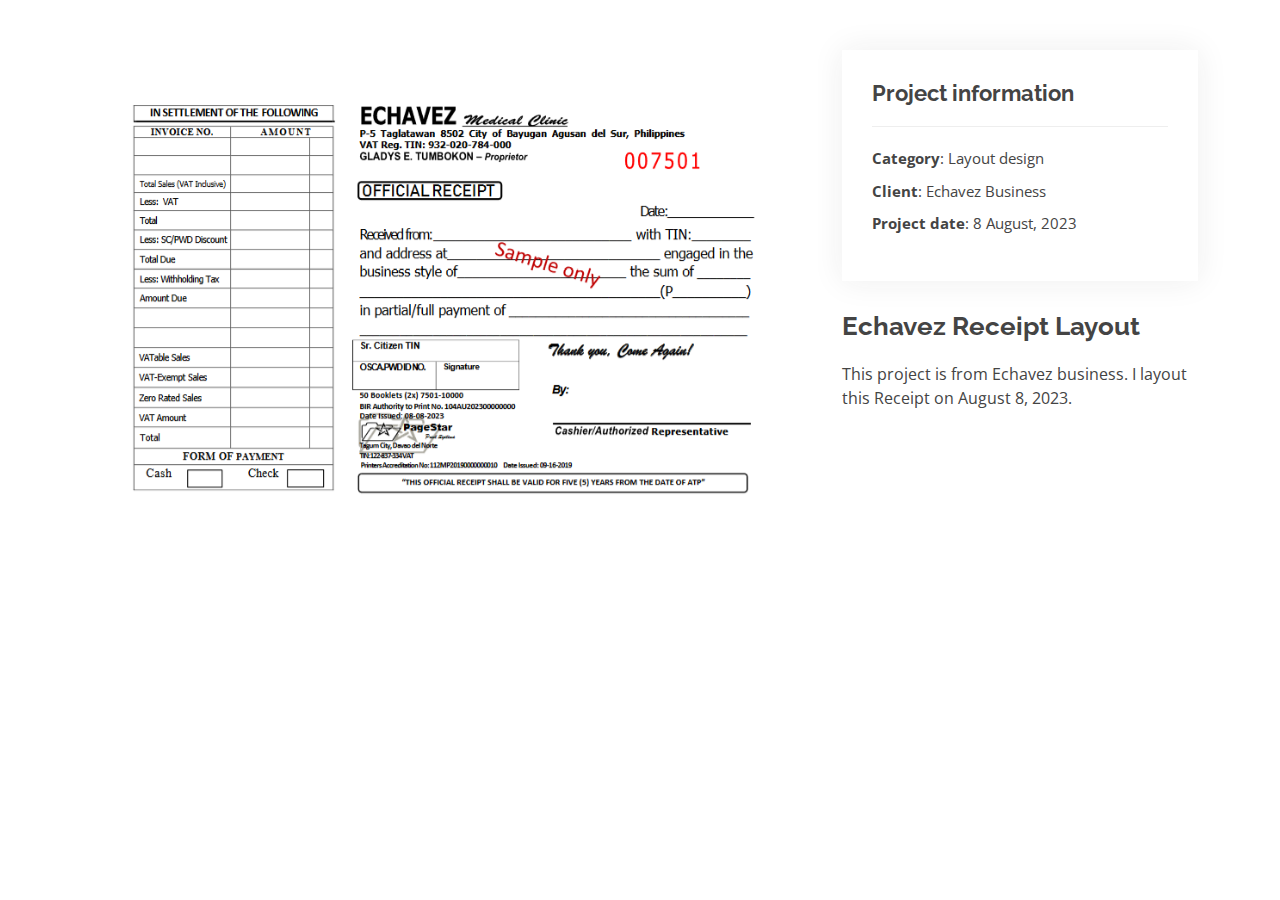
<file: portfolio-details-6.html>
<!DOCTYPE html>
<html lang="en">

<head>
  <meta charset="utf-8">
  <meta content="width=device-width, initial-scale=1.0" name="viewport">

  <title>Portfolio Details - Kelly Bootstrap Template</title>
  <meta content="" name="description">
  <meta content="" name="keywords">

  <!-- Favicons -->
  <link href="assets/img/favicon.png" rel="icon">
  <link href="assets/img/apple-touch-icon.png" rel="apple-touch-icon">

  <!-- Google Fonts -->
  <link href="https://fonts.googleapis.com/css?family=Open+Sans:300,300i,400,400i,600,600i,700,700i|Raleway:300,300i,400,400i,500,500i,600,600i,700,700i|Poppins:300,300i,400,400i,500,500i,600,600i,700,700i" rel="stylesheet">

  <!-- Vendor CSS Files -->
  <link href="assets/vendor/aos/aos.css" rel="stylesheet">
  <link href="assets/vendor/bootstrap/css/bootstrap.min.css" rel="stylesheet">
  <link href="assets/vendor/bootstrap-icons/bootstrap-icons.css" rel="stylesheet">
  <link href="assets/vendor/boxicons/css/boxicons.min.css" rel="stylesheet">
  <link href="assets/vendor/glightbox/css/glightbox.min.css" rel="stylesheet">
  <link href="assets/vendor/swiper/swiper-bundle.min.css" rel="stylesheet">

  <!-- Template Main CSS File -->
  <link href="assets/css/style.css" rel="stylesheet">

  <!-- =======================================================
  * Template Name: Kelly
  * Updated: Sep 18 2023 with Bootstrap v5.3.2
  * Template URL: https://bootstrapmade.com/kelly-free-bootstrap-cv-resume-html-template/
  * Author: BootstrapMade.com
  * License: https://bootstrapmade.com/license/
  ======================================================== -->
</head>

<body>

  <main id="main">

    <!-- ======= Portfolio Details Section ======= -->
    <section id="portfolio-details" class="portfolio-details">
      <div class="container">

        <div class="row gy-4">

          <div class="col-lg-8">
            <div class="portfolio-details-slider swiper">
              <div class="swiper-wrapper align-items-center">

                <div class="swiper-slide">
                  <img src="assets/img/services-12.png" alt="">
                </div>

                <!-- <div class="swiper-slide">
                  <img src="assets/img/portfolio/portfolio-details-2.png" alt="">
                </div>

                <div class="swiper-slide">
                  <img src="assets/img/portfolio/portfolio-details-3.png" alt="">
                </div> -->

              </div>
              <div class="swiper-pagination"></div>
            </div>
          </div>

          <div class="col-lg-4">
            <div class="portfolio-info">
              <h3>Project information</h3>
              <ul>
                <li><strong>Category</strong>: Layout design</li>
                <li><strong>Client</strong>: Echavez Business</li>
                <li><strong>Project date</strong>: 8 August, 2023</li>
                <!-- <li><strong>Project URL</strong>: <a href="https://www.figma.com/file/k5IciuCo7b1wVRhfNI1PsZ/ICBMS_framework?type=design&t=FFargsSaLAKhb6hO-6">www.example.com</a></li> -->
              </ul>
            </div>
            <div class="portfolio-description">
              <h2>Echavez Receipt Layout</h2>
              <p>
                This project is from Echavez business. I layout this Receipt on August 8, 2023.
              </p>
            </div>
          </div>

        </div>

      </div>
    </section><!-- End Portfolio Details Section -->

  </main><!-- End #main -->

  <div id="preloader"></div>
  <a href="#" class="back-to-top d-flex align-items-center justify-content-center"><i class="bi bi-arrow-up-short"></i></a>

  <!-- Vendor JS Files -->
  <script src="assets/vendor/purecounter/purecounter_vanilla.js"></script>
  <script src="assets/vendor/aos/aos.js"></script>
  <script src="assets/vendor/bootstrap/js/bootstrap.bundle.min.js"></script>
  <script src="assets/vendor/glightbox/js/glightbox.min.js"></script>
  <script src="assets/vendor/isotope-layout/isotope.pkgd.min.js"></script>
  <script src="assets/vendor/swiper/swiper-bundle.min.js"></script>
  <script src="assets/vendor/waypoints/noframework.waypoints.js"></script>
  <script src="assets/vendor/php-email-form/validate.js"></script>

  <!-- Template Main JS File -->
  <script src="assets/js/main.js"></script>

</body>

</html>
</file>
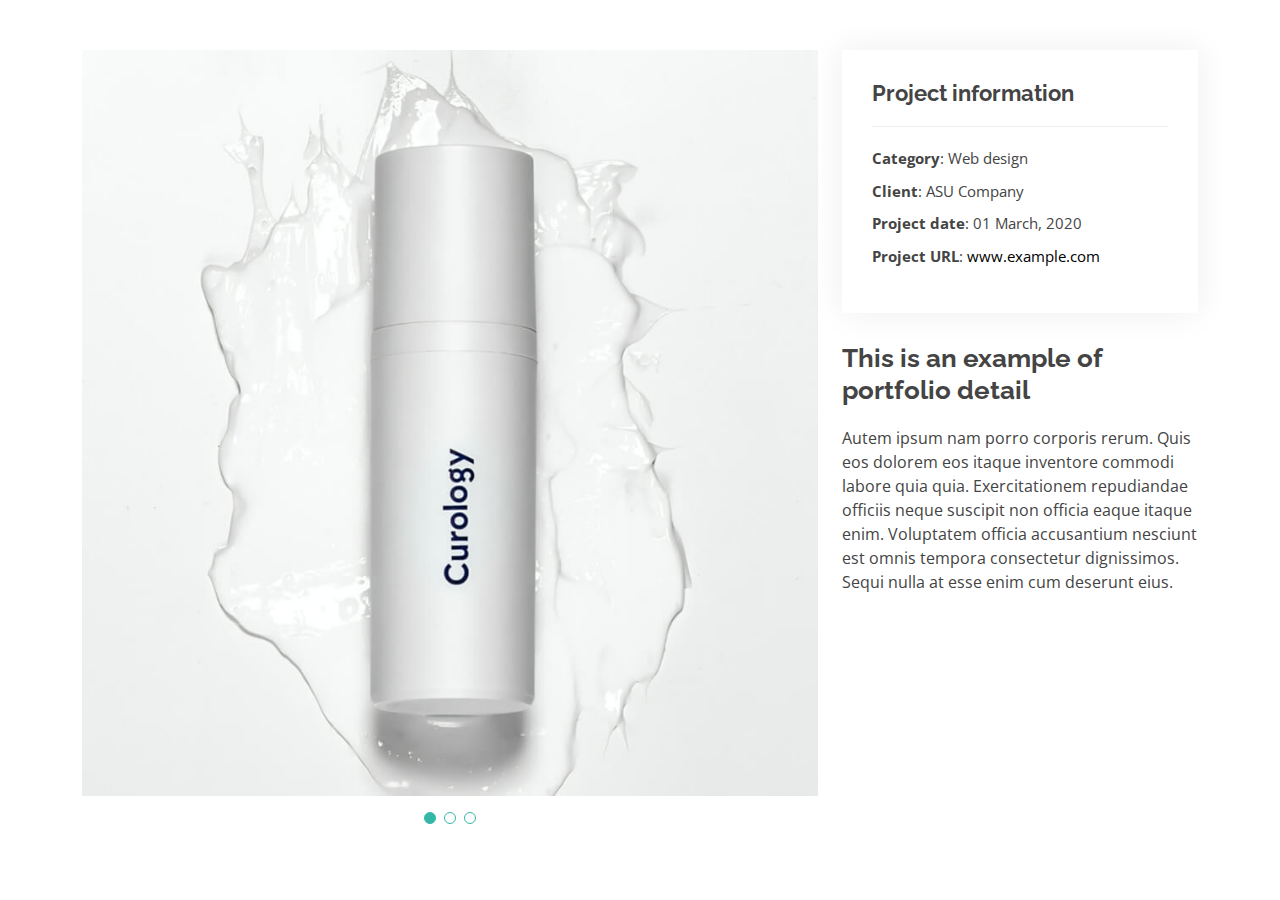
<file: portfolio-details.html>
<!DOCTYPE html>
<html lang="en">

<head>
  <meta charset="utf-8">
  <meta content="width=device-width, initial-scale=1.0" name="viewport">

  <title>Portfolio Details - Kelly Bootstrap Template</title>
  <meta content="" name="description">
  <meta content="" name="keywords">

  <!-- Favicons -->
  <link href="assets/img/favicon.png" rel="icon">
  <link href="assets/img/apple-touch-icon.png" rel="apple-touch-icon">

  <!-- Google Fonts -->
  <link href="https://fonts.googleapis.com/css?family=Open+Sans:300,300i,400,400i,600,600i,700,700i|Raleway:300,300i,400,400i,500,500i,600,600i,700,700i|Poppins:300,300i,400,400i,500,500i,600,600i,700,700i" rel="stylesheet">

  <!-- Vendor CSS Files -->
  <link href="assets/vendor/aos/aos.css" rel="stylesheet">
  <link href="assets/vendor/bootstrap/css/bootstrap.min.css" rel="stylesheet">
  <link href="assets/vendor/bootstrap-icons/bootstrap-icons.css" rel="stylesheet">
  <link href="assets/vendor/boxicons/css/boxicons.min.css" rel="stylesheet">
  <link href="assets/vendor/glightbox/css/glightbox.min.css" rel="stylesheet">
  <link href="assets/vendor/swiper/swiper-bundle.min.css" rel="stylesheet">

  <!-- Template Main CSS File -->
  <link href="assets/css/style.css" rel="stylesheet">

  <!-- =======================================================
  * Template Name: Kelly
  * Updated: Sep 18 2023 with Bootstrap v5.3.2
  * Template URL: https://bootstrapmade.com/kelly-free-bootstrap-cv-resume-html-template/
  * Author: BootstrapMade.com
  * License: https://bootstrapmade.com/license/
  ======================================================== -->
</head>

<body>

  <main id="main">

    <!-- ======= Portfolio Details Section ======= -->
    <section id="portfolio-details" class="portfolio-details">
      <div class="container">

        <div class="row gy-4">

          <div class="col-lg-8">
            <div class="portfolio-details-slider swiper">
              <div class="swiper-wrapper align-items-center">

                <div class="swiper-slide">
                  <img src="assets/img/portfolio/portfolio-1.jpg" alt="">
                </div>

                <div class="swiper-slide">
                  <img src="assets/img/portfolio/portfolio-2.jpg" alt="">
                </div>

                <div class="swiper-slide">
                  <img src="assets/img/portfolio/portfolio-3.jpg" alt="">
                </div>

              </div>
              <div class="swiper-pagination"></div>
            </div>
          </div>

          <div class="col-lg-4">
            <div class="portfolio-info">
              <h3>Project information</h3>
              <ul>
                <li><strong>Category</strong>: Web design</li>
                <li><strong>Client</strong>: ASU Company</li>
                <li><strong>Project date</strong>: 01 March, 2020</li>
                <li><strong>Project URL</strong>: <a href="#">www.example.com</a></li>
              </ul>
            </div>
            <div class="portfolio-description">
              <h2>This is an example of portfolio detail</h2>
              <p>
                Autem ipsum nam porro corporis rerum. Quis eos dolorem eos itaque inventore commodi labore quia quia. Exercitationem repudiandae officiis neque suscipit non officia eaque itaque enim. Voluptatem officia accusantium nesciunt est omnis tempora consectetur dignissimos. Sequi nulla at esse enim cum deserunt eius.
              </p>
            </div>
          </div>

        </div>

      </div>
    </section><!-- End Portfolio Details Section -->

  </main><!-- End #main -->

  <div id="preloader"></div>
  <a href="#" class="back-to-top d-flex align-items-center justify-content-center"><i class="bi bi-arrow-up-short"></i></a>

  <!-- Vendor JS Files -->
  <script src="assets/vendor/purecounter/purecounter_vanilla.js"></script>
  <script src="assets/vendor/aos/aos.js"></script>
  <script src="assets/vendor/bootstrap/js/bootstrap.bundle.min.js"></script>
  <script src="assets/vendor/glightbox/js/glightbox.min.js"></script>
  <script src="assets/vendor/isotope-layout/isotope.pkgd.min.js"></script>
  <script src="assets/vendor/swiper/swiper-bundle.min.js"></script>
  <script src="assets/vendor/waypoints/noframework.waypoints.js"></script>
  <script src="assets/vendor/php-email-form/validate.js"></script>

  <!-- Template Main JS File -->
  <script src="assets/js/main.js"></script>

</body>

</html>
</file>
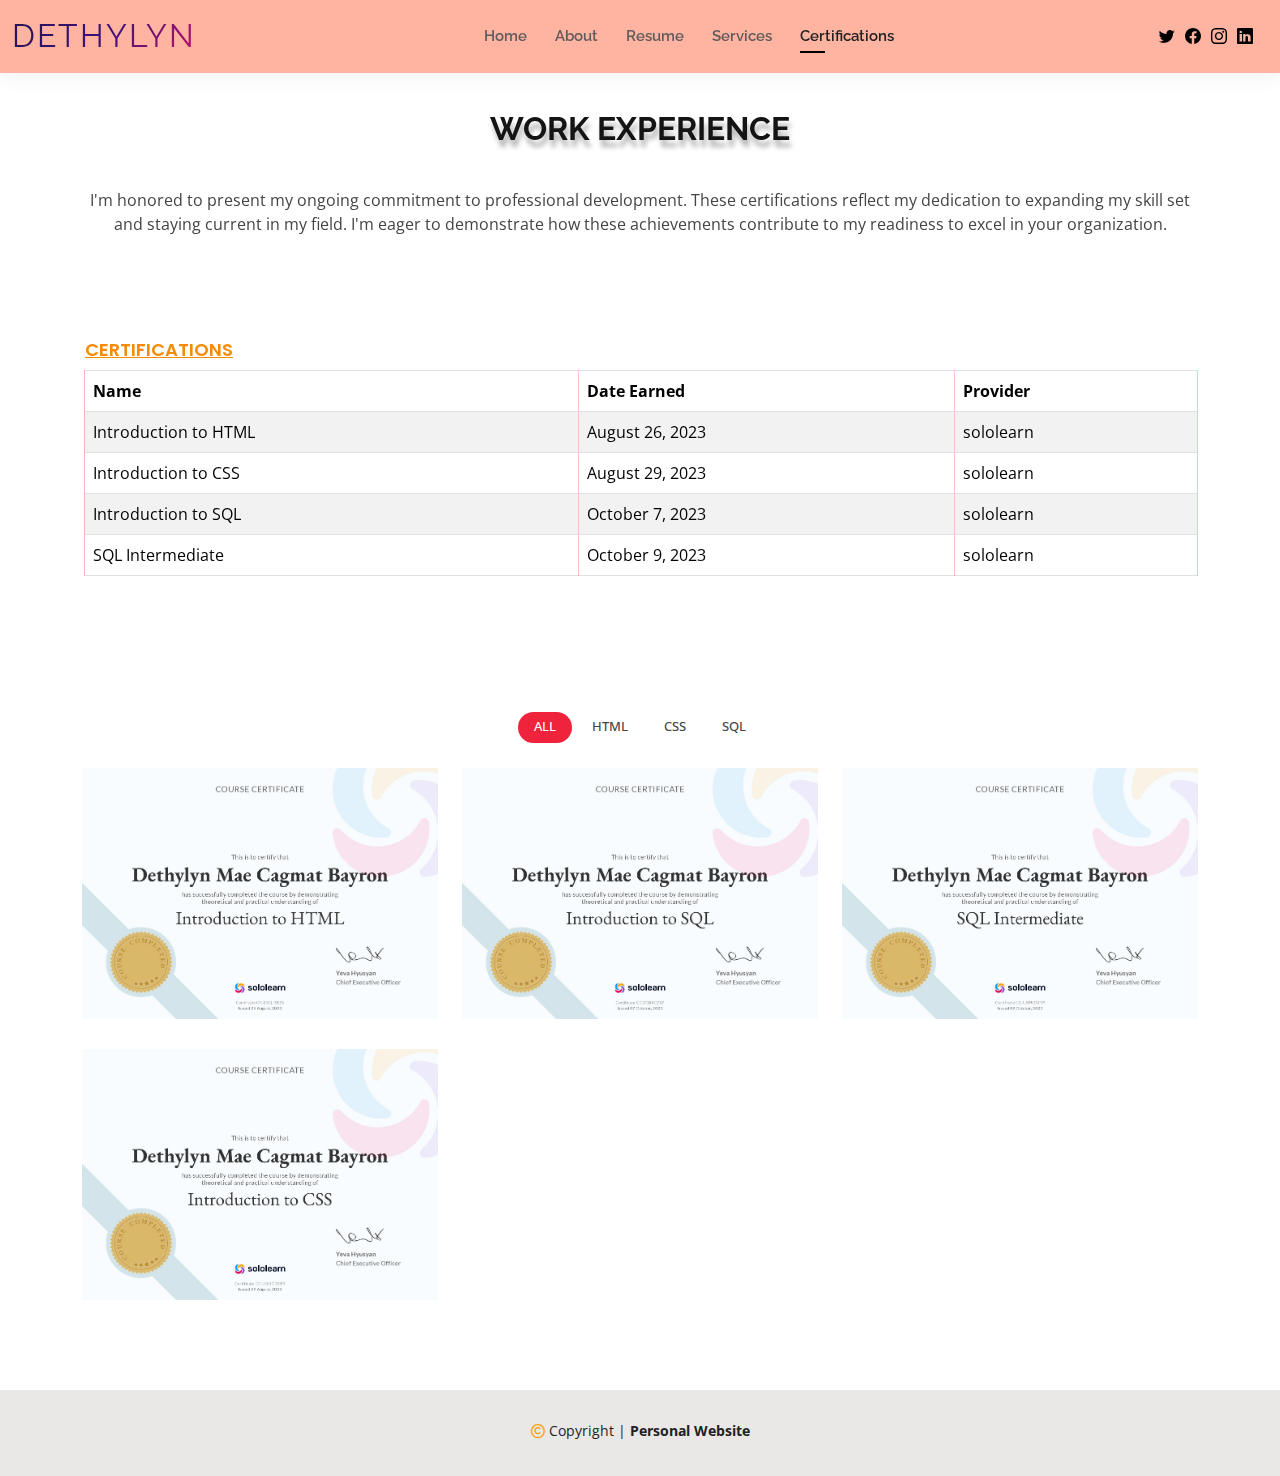
<file: portfolio.html>
<!DOCTYPE html>
<html lang="en">

<head>
  <meta charset="utf-8">
  <meta content="width=device-width, initial-scale=1.0" name="viewport">

  <title>Dethylyn Bayron</title>
  <meta content="" name="description">
  <meta content="" name="keywords">

  <!-- Favicons -->
  <link href="assets/img/letter-d.png" rel="icon">
  <link href="assets/img/apple-touch-icon.png" rel="apple-touch-icon">

  <!-- Google Fonts -->
  <link href="https://fonts.googleapis.com/css?family=Open+Sans:300,300i,400,400i,600,600i,700,700i|Raleway:300,300i,400,400i,500,500i,600,600i,700,700i|Poppins:300,300i,400,400i,500,500i,600,600i,700,700i" rel="stylesheet">

  <!-- Vendor CSS Files -->
  <link href="assets/vendor/aos/aos.css" rel="stylesheet">
  <link href="assets/vendor/bootstrap/css/bootstrap.min.css" rel="stylesheet">
  <link href="assets/vendor/bootstrap-icons/bootstrap-icons.css" rel="stylesheet">
  <link href="assets/vendor/boxicons/css/boxicons.min.css" rel="stylesheet">
  <link href="assets/vendor/glightbox/css/glightbox.min.css" rel="stylesheet">
  <link href="assets/vendor/swiper/swiper-bundle.min.css" rel="stylesheet">

  <!-- Template Main CSS File -->
  <link href="assets/css/style.css" rel="stylesheet">
  <!-- custom css -->
  <link href="assets/css/custom.css" rel="stylesheet">
  <!-- font awesome css -->
  <link href="assets/css/all.css" rel="stylesheet">

  <!-- =======================================================
  * Template Name: Kelly
  * Updated: Sep 18 2023 with Bootstrap v5.3.2
  * Template URL: https://bootstrapmade.com/kelly-free-bootstrap-cv-resume-html-template/
  * Author: BootstrapMade.com
  * License: https://bootstrapmade.com/license/
  ======================================================== -->
</head>

<body>

  <!-- ======= Header ======= -->
  <header id="header" class="fixed-top">
    <div class="container-fluid d-flex justify-content-between align-items-center">

      <h1 class="logo me-auto me-lg-0 animate-charcter"><a href="index.html">Dethylyn</a></h1>
      <!-- Uncomment below if you prefer to use an image logo -->
      <!-- <a href="index.html" class="logo"><img src="assets/img/logo.png" alt="" class="img-fluid"></a>-->

      <nav id="navbar" class="navbar order-last order-lg-0">
        <ul>
          <li><a href="index.html">Home</a></li>
          <li><a href="about.html">About</a></li>
          <li><a href="resume.html">Resume</a></li>
          <li><a href="services.html">Services</a></li>
          <li><a class="active" href="portfolio.html">Certifications</a></li>
          <!-- <li><a href="contact.html">Contact</a></li> -->
        </ul>
        <i class="bi bi-list mobile-nav-toggle"></i>
      </nav><!-- .navbar -->

      <div class="header-social-links">
        <a href="https://twitter.com/DethylynB" class="twitter"><i class="bi bi-twitter"></i></a>
        <a href="https://www.facebook.com/profile.php?id=100010073976454&mibextid=9R9pXO" class="facebook"><i class="bi bi-facebook"></i></a>
        <a href="https://www.instagram.com/dethylyn_b/" class="instagram"><i class="bi bi-instagram"></i></a>
        <a href="https://www.linkedin.com/in/dethylyn-bayron-6280a7255/" class="linkedin"><i class="bi bi-linkedin"></i></i></a>
      </div>

    </div>

  </header><!-- End Header -->

  <main id="main">

    <!-- ======= Hero Section ======= -->
  <section id="resume" class="resume">
    <div class="container" data-aos="zoom-in" data-aos-delay="100">
      <div class="section-title">
        <h2>Work Experience</h2>
        <p> I'm honored to present my ongoing commitment to professional development. These certifications reflect my dedication to expanding my skill set and staying current in my field. I'm eager to demonstrate how these achievements contribute to my readiness to excel in your organization.</p>
      </div>
      <h3 class="resume-title">Sumary</h3>
      <h4 class="resume1">Certifications</h4>
      <div class="resume-item pb-0 table-responsive-lg">
        <!-- <h4>Certifications</h4> -->
        <table class="table custom-table table-bordered table table-striped">
          <thead>
              <tr>
                  <th>Name</th>
                  <th>Date Earned</th>
                  <th>Provider</th>
              </tr>
          </thead>
          <tbody>
              <tr>
                  <td>Introduction to HTML
                    </td>
                  <td>August  26, 2023
                    </td>
                  <td>sololearn
                    </td>
              </tr>
              <tr>
                <td>Introduction to CSS
                  </td>
                <td>August  29, 2023
                  </td>
                <td>sololearn
                  </td>
              </tr>
              <tr>
                <td>Introduction to SQL
                  </td>
                <td>October 7, 2023
                  </td>
                <td>sololearn
                  </td>
              </tr>
              <tr>
                <td>SQL Intermediate
                  </td>
                <td>October 9, 2023
                  </td>
                <td>sololearn
                  </td>
              </tr>
          </tbody>
        </table>
      </div>
    </div>
  </section><!-- End Hero -->


    <!-- ======= Portfolio Section ======= -->
    <section id="portfolio" class="portfolio certifications">
      <div class="container" data-aos="fade-up">

        <!-- <div class="section-title">
          <h2>Certifications</h2>
          <p> I'm honored to present my ongoing commitment to professional development. These certifications reflect my dedication to expanding my skill set and staying current in my field. I'm eager to demonstrate how these achievements contribute to my readiness to excel in your organization.</p>
        </div> -->

        <div class="row" data-aos="fade-up" data-aos-delay="100">
          <div class="col-lg-12 d-flex justify-content-center">
            <ul id="portfolio-flters">
              <li data-filter="*" class="filter-active">All</li>
              <li data-filter=".filter-HTML">HTML</li>
              <li data-filter=".filter-CSS">CSS</li>
              <li data-filter=".filter-SQL">SQL</li>
            </ul>
          </div>
        </div>

        <div class="row portfolio-container" data-aos="fade-up" data-aos-delay="200">

          <div class="col-lg-4 col-md-6 portfolio-item filter-HTML">
            <div class="portfolio-wrap">
              <img src="assets/img/certifications/HTML-certificate.jpg" class="img-fluid" alt="">
              <div class="portfolio-info">
                <h4>HTML 1</h4>
                <p>HTML</p>
                <div class="portfolio-links">
                  <a href="assets/img/certifications/HTML-certificate.jpg" data-gallery="portfolioGallery" class="portfolio-lightbox" title="HTML 1"><i class="bi bi-arrows-angle-expand"></i></a>
                  <!-- <a href="portfolio-details.html" class="portfolio-details-lightbox" data-glightbox="type: external" title="Portfolio Details"><i class="bx bx-link"></i></a> -->
                </div>
              </div>
            </div>
          </div>

          <div class="col-lg-4 col-md-6 portfolio-item filter-SQL">
            <div class="portfolio-wrap">
              <img src="assets/img/certifications/SQL-certificate.jpg" class="img-fluid" alt="">
              <div class="portfolio-info">
                <h4>SQL 1</h4>
                <p>SQL</p>
                <div class="portfolio-links">
                  <a href="assets/img/certifications/SQL-certificate.jpg" data-gallery="portfolioGallery" class="portfolio-lightbox" title="SQL 1"><i class="bi bi-arrows-angle-expand"></i></i></a>
                  <!-- <a href="portfolio-details.html" class="portfolio-details-lightbox" data-glightbox="type: external" title="Portfolio Details"><i class="bx bx-link"></i></a> -->
                </div>
              </div>
            </div>
          </div>

          <!-- <div class="col-lg-4 col-md-6 portfolio-item filter-HTML">
            <div class="portfolio-wrap">
              <img src="assets/img/portfolio/portfolio-3.jpg" class="img-fluid" alt="">
              <div class="portfolio-info">
                <h4>HTML 2</h4>
                <p>HTML</p>
                <div class="portfolio-links">
                  <a href="assets/img/portfolio/portfolio-3.jpg" data-gallery="portfolioGallery" class="portfolio-lightbox" title="App 2"><i class="bx bx-plus"></i></a>
                  <a href="portfolio-details.html" class="portfolio-details-lightbox" data-glightbox="type: external" title="Portfolio Details"><i class="bx bx-link"></i></a>
                </div>
              </div>
            </div>
          </div> -->

          <!-- <div class="col-lg-4 col-md-6 portfolio-item filter-CSS">
            <div class="portfolio-wrap">
              <img src="assets/img/portfolio/portfolio-4.jpg" class="img-fluid" alt="">
              <div class="portfolio-info">
                <h4>CSS 2</h4>
                <p>CSS</p>
                <div class="portfolio-links">
                  <a href="assets/img/portfolio/portfolio-4.jpg" data-gallery="portfolioGallery" class="portfolio-lightbox" title="Card 2"><i class="bx bx-plus"></i></a>
                  <a href="portfolio-details.html" class="portfolio-details-lightbox" data-glightbox="type: external" title="Portfolio Details"><i class="bx bx-link"></i></a>
                </div>
              </div>
            </div>
          </div> -->

          <div class="col-lg-4 col-md-6 portfolio-item filter-SQL">
            <div class="portfolio-wrap">
              <img src="assets/img/certifications/SQL(2)-certificate.jpg" class="img-fluid" alt="">
              <div class="portfolio-info">
                <h4>SQL 2</h4>
                <p>SQL</p>
                <div class="portfolio-links">
                  <a href="assets/img/certifications/SQL(2)-certificate.jpg" data-gallery="portfolioGallery" class="portfolio-lightbox" title="SQL 2"><i class="bi bi-arrows-angle-expand"></i></a>
                  <!-- <a href="portfolio-details.html" class="portfolio-details-lightbox" data-glightbox="type: external" title="Portfolio Details"><i class="bx bx-link"></i></a> -->
                </div>
              </div>
            </div>
          </div>

          <!-- <div class="col-lg-4 col-md-6 portfolio-item filter-app">
            <div class="portfolio-wrap">
              <img src="assets/img/portfolio/portfolio-6.jpg" class="img-fluid" alt="">
              <div class="portfolio-info">
                <h4>App 3</h4>
                <p>App</p>
                <div class="portfolio-links">
                  <a href="assets/img/portfolio/portfolio-6.jpg" data-gallery="portfolioGallery" class="portfolio-lightbox" title="App 3"><i class="bx bx-plus"></i></a>
                  <a href="portfolio-details.html" class="portfolio-details-lightbox" data-glightbox="type: external" title="Portfolio Details"><i class="bx bx-link"></i></a>
                </div>
              </div>
            </div>
          </div> -->

          <div class="col-lg-4 col-md-6 portfolio-item filter-CSS">
            <div class="portfolio-wrap">
              <img src="assets/img/certifications/CSS-certificate.jpg" class="img-fluid" alt="">
              <div class="portfolio-info">
                <h4>CSS 1</h4>
                <p>CSS</p>
                <div class="portfolio-links">
                  <a href="assets/img/certifications/CSS-certificate.jpg" data-gallery="portfolioGallery" class="portfolio-lightbox" title="CSS 1"><i class="bi bi-arrows-angle-expand"></i></a>
                  <!-- <a href="portfolio-details.html" class="portfolio-details-lightbox" data-glightbox="type: external" title="Portfolio Details"><i class="bx bx-link"></i></a> -->
                </div>
              </div>
            </div>
          </div>

          <!-- <div class="col-lg-4 col-md-6 portfolio-item filter-card">
            <div class="portfolio-wrap">
              <img src="assets/img/portfolio/portfolio-8.jpg" class="img-fluid" alt="">
              <div class="portfolio-info">
                <h4>Card 3</h4>
                <p>Card</p>
                <div class="portfolio-links">
                  <a href="assets/img/portfolio/portfolio-8.jpg" data-gallery="portfolioGallery" class="portfolio-lightbox" title="Card 3"><i class="bx bx-plus"></i></a>
                  <a href="portfolio-details.html" class="portfolio-details-lightbox" data-glightbox="type: external" title="Portfolio Details"><i class="bx bx-link"></i></a>
                </div>
              </div>
            </div>
          </div> -->

          <!-- <div class="col-lg-4 col-md-6 portfolio-item filter-web">
            <div class="portfolio-wrap">
              <img src="assets/img/portfolio/portfolio-9.jpg" class="img-fluid" alt="">
              <div class="portfolio-info">
                <h4>Web 3</h4>
                <p>Web</p>
                <div class="portfolio-links">
                  <a href="assets/img/portfolio/portfolio-9.jpg" data-gallery="portfolioGallery" class="portfolio-lightbox" title="Web 3"><i class="bx bx-plus"></i></a>
                  <a href="portfolio-details.html" class="portfolio-details-lightbox" data-glightbox="type: external" title="Portfolio Details"><i class="bx bx-link"></i></a>
                </div>
              </div>
            </div>
          </div> -->

        </div>

      </div>
    </section><!-- End Portfolio Section -->

  </main><!-- End #main -->

  <!-- ======= Footer ======= -->
  <footer id="footer">
    <div class="container">
      <div class="copyright">
        <i class="fa-regular fa-copyright fa-bounce"></i> Copyright | <strong>Personal Website</strong>
      </div>
      <div class="credits">
        <!-- All the links in the footer should remain intact. -->
        <!-- You can delete the links only if you purchased the pro version. -->
        <!-- Licensing information: https://bootstrapmade.com/license/ -->
        <!-- Purchase the pro version with working PHP/AJAX contact form: https://bootstrapmade.com/kelly-free-bootstrap-cv-resume-html-template/ -->
        <!-- Designed by <a href="https://bootstrapmade.com/">BootstrapMade</a> -->
      </div>
    </div>
  </footer><!-- End  Footer -->

  <div id="preloader"></div>
  <a href="#" class="back-to-top d-flex align-items-center justify-content-center"><i class="bi bi-arrow-up-short"></i></a>

  <!-- Vendor JS Files -->
  <script src="assets/vendor/purecounter/purecounter_vanilla.js"></script>
  <script src="assets/vendor/aos/aos.js"></script>
  <script src="assets/vendor/bootstrap/js/bootstrap.bundle.min.js"></script>
  <script src="assets/vendor/glightbox/js/glightbox.min.js"></script>
  <script src="assets/vendor/isotope-layout/isotope.pkgd.min.js"></script>
  <script src="assets/vendor/swiper/swiper-bundle.min.js"></script>
  <script src="assets/vendor/waypoints/noframework.waypoints.js"></script>
  <script src="assets/vendor/php-email-form/validate.js"></script>

  <!-- Template Main JS File -->
  <script src="assets/js/main.js"></script>

</body>

</html>
</file>
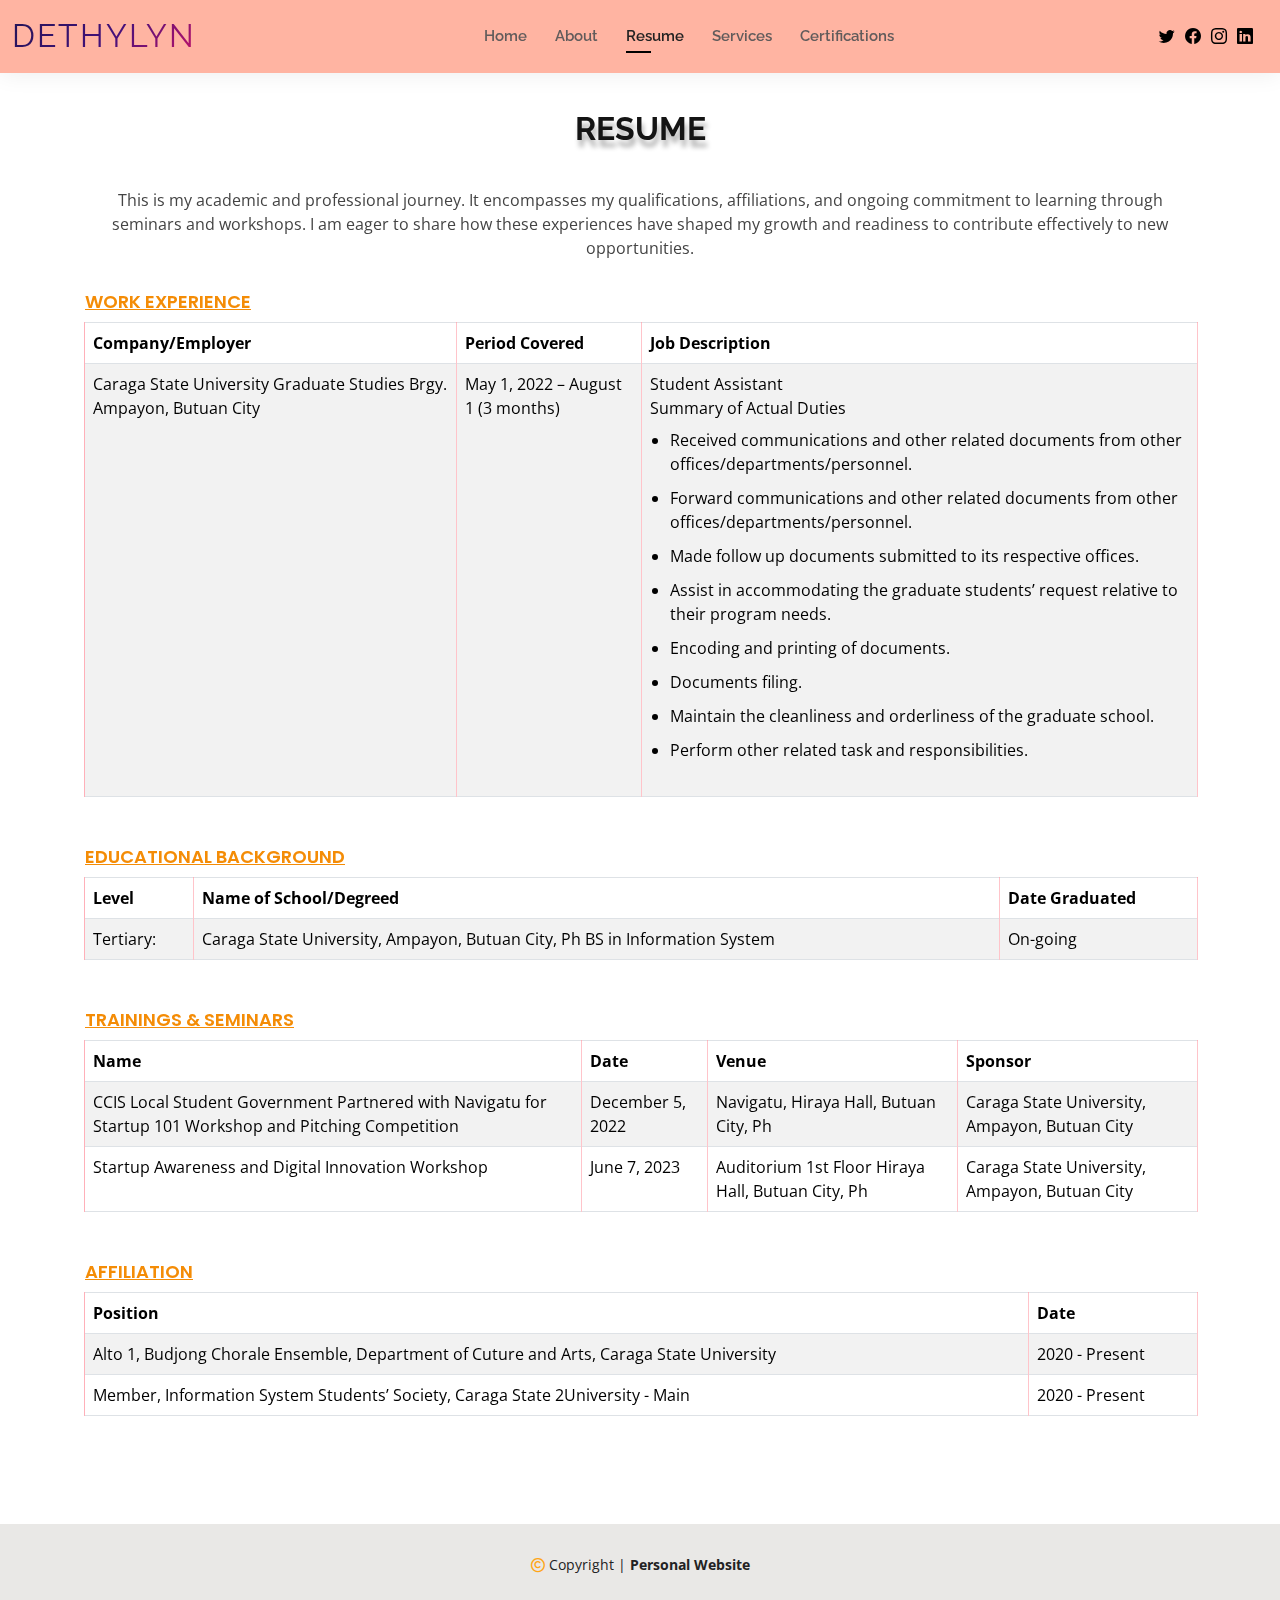
<file: resume.html>
<!DOCTYPE html>
<html lang="en">

<head>
  <meta charset="utf-8">
  <meta content="width=device-width, initial-scale=1.0" name="viewport">

  <title>Dethylyn Bayron</title>
  <meta content="" name="description">
  <meta content="" name="keywords">

  <!-- Favicons -->
  <link href="assets/img/letter-d.png" rel="icon">
  <link href="assets/img/apple-touch-icon.png" rel="apple-touch-icon">

  <!-- Google Fonts -->
  <link href="https://fonts.googleapis.com/css?family=Open+Sans:300,300i,400,400i,600,600i,700,700i|Raleway:300,300i,400,400i,500,500i,600,600i,700,700i|Poppins:300,300i,400,400i,500,500i,600,600i,700,700i" rel="stylesheet">

  <!-- Vendor CSS Files -->
  <link href="assets/vendor/aos/aos.css" rel="stylesheet">
  <link href="assets/vendor/bootstrap/css/bootstrap.min.css" rel="stylesheet">
  <link href="assets/vendor/bootstrap-icons/bootstrap-icons.css" rel="stylesheet">
  <link href="assets/vendor/boxicons/css/boxicons.min.css" rel="stylesheet">
  <link href="assets/vendor/glightbox/css/glightbox.min.css" rel="stylesheet">
  <link href="assets/vendor/swiper/swiper-bundle.min.css" rel="stylesheet">

  <!-- Template Main CSS File -->
  <link href="assets/css/style.css" rel="stylesheet">
  <!-- custom css -->
  <link href="assets/css/custom.css" rel="stylesheet">
  <!-- font awesome css -->
  <link href="assets/css/all.css" rel="stylesheet">

  <!-- =======================================================
  * Template Name: Kelly
  * Updated: Sep 18 2023 with Bootstrap v5.3.2
  * Template URL: https://bootstrapmade.com/kelly-free-bootstrap-cv-resume-html-template/
  * Author: BootstrapMade.com
  * License: https://bootstrapmade.com/license/
  ======================================================== -->
</head>

<body>

  <!-- ======= Header ======= -->
  <header id="header" class="fixed-top">
    <div class="container-fluid d-flex justify-content-between align-items-center">

      <h1 class="logo me-auto me-lg-0 animate-charcter"><a href="index.html">Dethylyn</a></h1>
      <!-- Uncomment below if you prefer to use an image logo -->
      <!-- <a href="index.html" class="logo"><img src="assets/img/logo.png" alt="" class="img-fluid"></a>-->

      <nav id="navbar" class="navbar order-last order-lg-0">
        <ul>
          <li><a href="index.html">Home</a></li>
          <li><a href="about.html">About</a></li>
          <li><a class="active" href="resume.html">Resume</a></li>
          <li><a href="services.html">Services</a></li>
          <li><a href="portfolio.html">Certifications</a></li>
          <!-- <li><a href="contact.html">Contact</a></li> -->
        </ul>
        <i class="bi bi-list mobile-nav-toggle"></i>
      </nav><!-- .navbar -->

      <div class="header-social-links">
        <a href="https://twitter.com/DethylynB" class="twitter"><i class="bi bi-twitter"></i></a>
        <a href="https://www.facebook.com/profile.php?id=100010073976454&mibextid=9R9pXO" class="facebook"><i class="bi bi-facebook"></i></a>
        <a href="https://www.instagram.com/dethylyn_b/" class="instagram"><i class="bi bi-instagram"></i></a>
        <a href="https://www.linkedin.com/in/dethylyn-bayron-6280a7255/" class="linkedin"><i class="bi bi-linkedin"></i></i></a>
      </div>

    </div>

  </header><!-- End Header -->

  <main id="main">

    <section id="resume" class="resume">
      <div class="container" data-aos="zoom-in" data-aos-delay="100">
        <div class="section-title">
          <h2>Resume</h2>
          <p> This is my academic and professional journey. It encompasses my qualifications, affiliations, and ongoing commitment to learning through seminars and workshops. I am eager to share how these experiences have shaped my growth and readiness to contribute effectively to new opportunities.</p>
        </div>
        <h4 class="resume1">Work Experience</h4>
        <div class="resume-item mb-5 table-responsive-lg">
          <!-- <h4>Work Experience</h4> -->
          <table class="table custom-table table-bordered table table-striped">
            <thead>
                <tr>
                    <th>Company/Employer</th>
                    <th>Period Covered</th>
                    <th>Job Description</th>
                </tr>
            </thead>
            <tbody>
                <tr>
                    <td>Caraga State University Graduate Studies
                      Brgy. Ampayon, Butuan City 
                      </td>
                    <td>May 1, 2022 – August 1
                      (3 months)
                      </td>
                    <td>Student Assistant <br>
                      Summary of Actual Duties
                      <ul class="pt-2">
                        <li>Received communications and other related documents from other offices/departments/personnel.</li>
                        <li>Forward communications and other related documents from other offices/departments/personnel.</li>
                        <li>Made follow up documents submitted to its respective offices.</li>
                        <li>Assist in accommodating the graduate students’ request relative to their program needs.</li>
                        <li>Encoding and printing of documents.</li>
                        <li>Documents filing.</li>
                        <li>Maintain the cleanliness and orderliness of the graduate school.</li>
                        <li>Perform other related task and responsibilities.</li>
                      </ul>
                      </td>
                </tr>
            </tbody>
          </table>
        </div>

        <h4 class="resume1">Educational Background</h4>
        <div class="resume-item mb-5 table-responsive-lg">
          <!-- Educational Background -->
          <!-- <h4>Educational Background</h4> -->
          <table class="table custom-table table-bordered table table-striped">
            <thead>
                <tr>
                    <th>Level</th>
                    <th>Name of School/Degreed</th>
                    <th>Date Graduated</th>
                </tr>
            </thead>
            <tbody>
                <tr>
                    <td>Tertiary: 
                      </td>
                    <td>Caraga State University, Ampayon,
                      Butuan City, Ph BS in Information System  
                      </td>
                    <td>
                      On-going
                      </td>
                </tr>
            </tbody>
          </table>
        </div>

        <h4 class="resume1">Trainings &amp; Seminars</h4>
        <div class="resume-item mb-5 table-responsive-lg">
          <!-- trainings and seminars -->
          <!-- <h4>Trainings &amp; Seminars</h4> -->
          <table class="table custom-table table-bordered table table-striped">
            <thead>
                <tr>
                    <th>Name</th>
                    <th>Date</th>
                    <th>Venue</th>
                    <th>Sponsor</th>
                </tr>
            </thead>
            <tbody>
                <tr>
                    <td>CCIS Local Student Government Partnered with Navigatu for Startup 101 Workshop and Pitching Competition                           
                      </td>
                    <td>December 5, 2022
                      </td>
                    <td>Navigatu, Hiraya Hall,
                      Butuan City, Ph
                      </td>
                      <td>Caraga State University, Ampayon, Butuan City
                        </td>
                  </tr>
                  <tr>
                    <td>Startup Awareness and Digital Innovation Workshop</td>
                    <td>June 7, 2023</td>
                    <td>Auditorium 1st Floor Hiraya Hall, Butuan City, Ph</td>
                    <td>Caraga State University, Ampayon, Butuan City</td>
                </tr>
            </tbody>
          </table>
        </div>

        <h4 class="resume1">Affiliation</h4>
        <div class="resume-item mb-5 table-responsive-lg">

          <!-- affiliation -->
          <!-- <h4>Affiliation</h4> -->
          <table class="table custom-table table-bordered table table-striped">
            <thead>
                <tr>
                    <th>Position</th>
                    <th>Date</th>
                </tr>
            </thead>
            <tbody>
                <tr>
                    <td>Alto 1, Budjong Chorale Ensemble, Department of 
                      Cuture and Arts, Caraga State University                        
                      </td>
                    <td>2020 - Present
                      </td>                     
                </tr>
                <tr>
                    <td>Member, Information System Students’ Society, Caraga State 2University - Main</td>
                    <td>2020 - Present</td>
                </tr>
            </tbody>
          </table>
        </div>
      </div>
    </section><!-- End Hero -->

  </main><!-- End #main -->

  <!-- ======= Footer ======= -->
  <footer id="footer">
    <div class="container">
      <div class="copyright">
        <i class="fa-regular fa-copyright fa-bounce"></i> Copyright | <strong>Personal Website</strong>
      </div>
      <div class="credits">
        <!-- All the links in the footer should remain intact. -->
        <!-- You can delete the links only if you purchased the pro version. -->
        <!-- Licensing information: https://bootstrapmade.com/license/ -->
        <!-- Purchase the pro version with working PHP/AJAX contact form: https://bootstrapmade.com/kelly-free-bootstrap-cv-resume-html-template/ -->
        <!-- Designed by <a href="https://bootstrapmade.com/">BootstrapMade</a> -->
      </div>
    </div>
  </footer><!-- End  Footer -->

  <div id="preloader"></div>
  <a href="#" class="back-to-top d-flex align-items-center justify-content-center"><i class="bi bi-arrow-up-short"></i></a>

  <!-- Vendor JS Files -->
  <script src="assets/vendor/purecounter/purecounter_vanilla.js"></script>
  <script src="assets/vendor/aos/aos.js"></script>
  <script src="assets/vendor/bootstrap/js/bootstrap.bundle.min.js"></script>
  <script src="assets/vendor/glightbox/js/glightbox.min.js"></script>
  <script src="assets/vendor/isotope-layout/isotope.pkgd.min.js"></script>
  <script src="assets/vendor/swiper/swiper-bundle.min.js"></script>
  <script src="assets/vendor/waypoints/noframework.waypoints.js"></script>
  <script src="assets/vendor/php-email-form/validate.js"></script>

  <!-- Template Main JS File -->
  <script src="assets/js/main.js"></script>

</body>

</html>
</file>
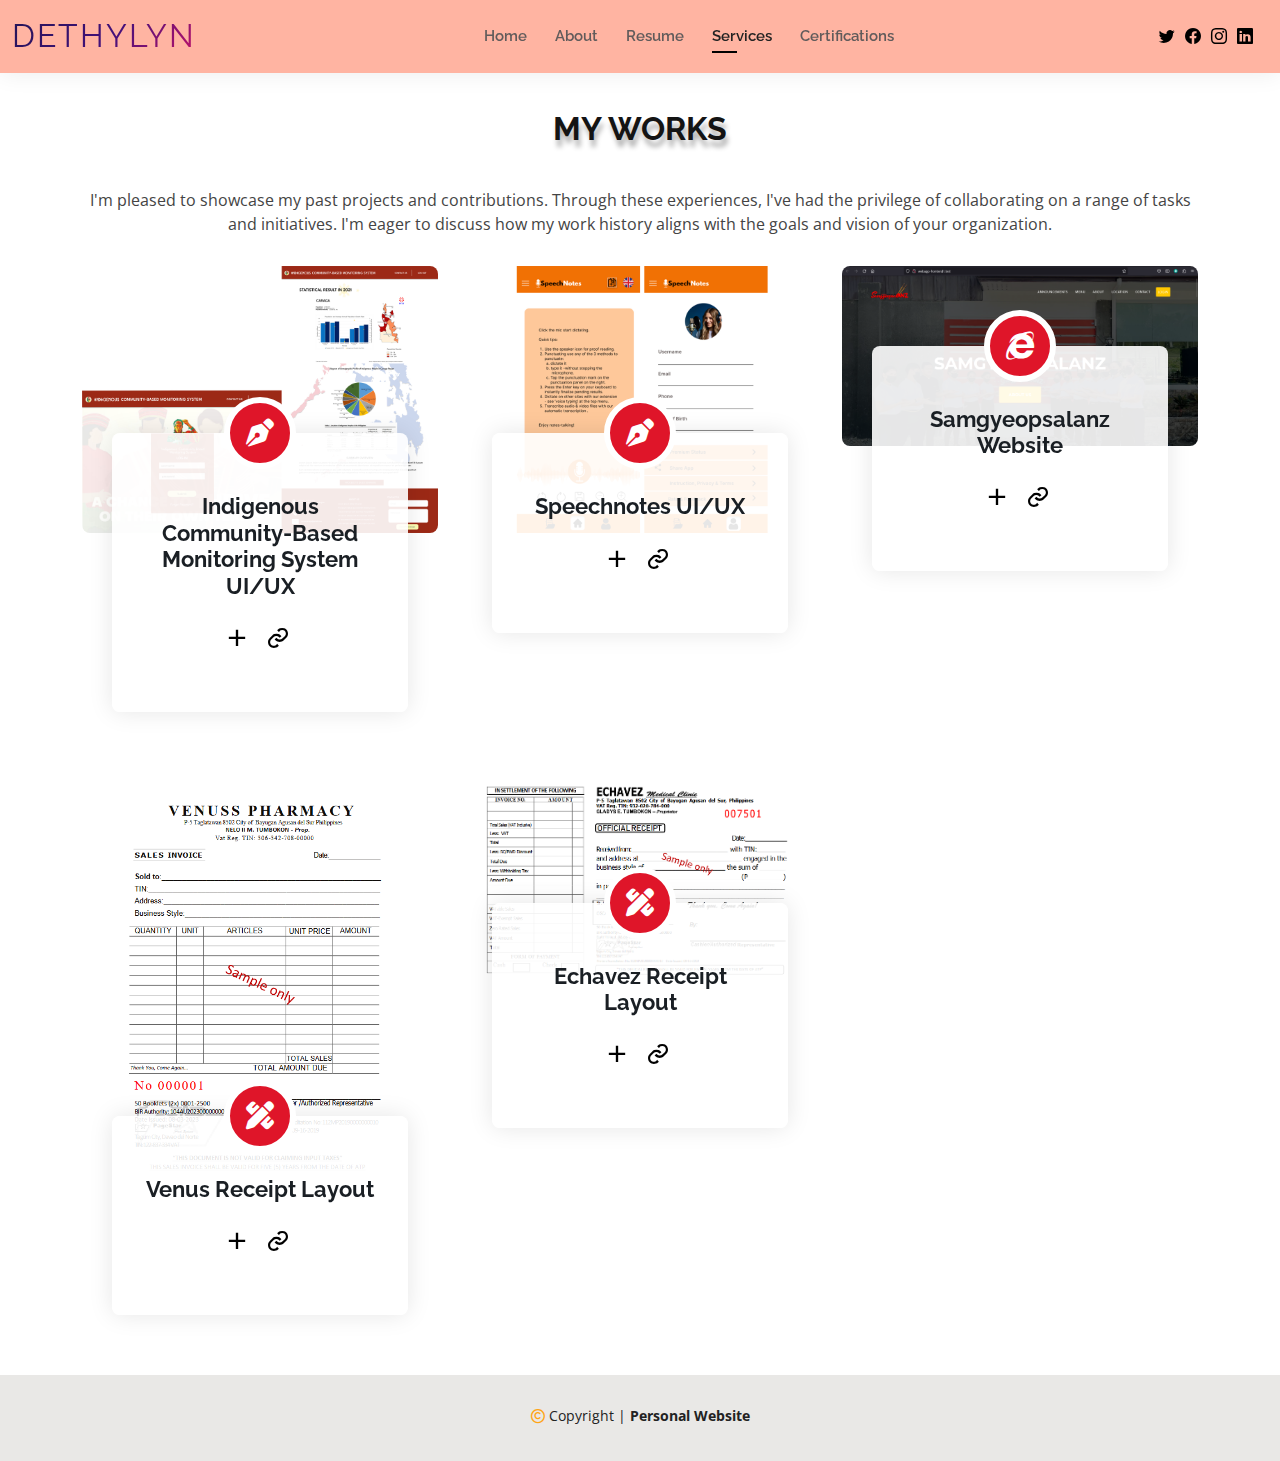
<file: services.html>
<!DOCTYPE html>
<html lang="en">

<head>
  <meta charset="utf-8">
  <meta content="width=device-width, initial-scale=1.0" name="viewport">

  <title>Dethylyn Bayron</title>
  <meta content="" name="description">
  <meta content="" name="keywords">

  <!-- Favicons -->
  <link href="assets/img/letter-d.png" rel="icon">
  <link href="assets/img/apple-touch-icon.png" rel="apple-touch-icon">

  <!-- Google Fonts -->
  <link href="https://fonts.googleapis.com/css?family=Open+Sans:300,300i,400,400i,600,600i,700,700i|Raleway:300,300i,400,400i,500,500i,600,600i,700,700i|Poppins:300,300i,400,400i,500,500i,600,600i,700,700i" rel="stylesheet">

  <!-- Vendor CSS Files -->
  <link href="assets/vendor/aos/aos.css" rel="stylesheet">
  <link href="assets/vendor/bootstrap/css/bootstrap.min.css" rel="stylesheet">
  <link href="assets/vendor/bootstrap-icons/bootstrap-icons.css" rel="stylesheet">
  <link href="assets/vendor/boxicons/css/boxicons.min.css" rel="stylesheet">
  <link href="assets/vendor/glightbox/css/glightbox.min.css" rel="stylesheet">
  <link href="assets/vendor/swiper/swiper-bundle.min.css" rel="stylesheet">

  <!-- Template Main CSS File -->
  <link href="assets/css/style.css" rel="stylesheet">
  <!-- custom css -->
  <link href="assets/css/custom.css" rel="stylesheet">
  <!-- font awesome css -->
  <link href="assets/css/all.css" rel="stylesheet">
  <link href="assets/css/variables.css" rel="stylesheet">
  <link href="assets/css/variables-blue.css" rel="stylesheet">
  <link href="assets/css/variables-green.css" rel="stylesheet">
  <link href="assets/css/variables-orange.css" rel="stylesheet">
  <link href="assets/css/variables-pink.css" rel="stylesheet">
  <link href="assets/css/variables-purple.css" rel="stylesheet">
  <link href="assets/css/variables-red.css" rel="stylesheet">

  <!-- =======================================================
  * Template Name: Kelly
  * Updated: Sep 18 2023 with Bootstrap v5.3.2
  * Template URL: https://bootstrapmade.com/kelly-free-bootstrap-cv-resume-html-template/
  * Author: BootstrapMade.com
  * License: https://bootstrapmade.com/license/
  ======================================================== -->
</head>

<body>

  <!-- ======= Header ======= -->
  <header id="header" class="fixed-top">
    <div class="container-fluid d-flex justify-content-between align-items-center">

      <h1 class="logo me-auto me-lg-0 animate-charcter"><a href="index.html">Dethylyn</a></h1>
      <!-- Uncomment below if you prefer to use an image logo -->
      <!-- <a href="index.html" class="logo"><img src="assets/img/logo.png" alt="" class="img-fluid"></a>-->

      <nav id="navbar" class="navbar order-last order-lg-0">
        <ul>
          <li><a href="index.html">Home</a></li>
          <li><a href="about.html">About</a></li>
          <li><a href="resume.html">Resume</a></li>
          <li><a class="active" href="services.html">Services</a></li>
          <li><a href="portfolio.html">Certifications</a></li>
          <!-- <li><a href="contact.html">Contact</a></li> -->
        </ul>
        <i class="bi bi-list mobile-nav-toggle"></i>
      </nav><!-- .navbar -->

      <div class="header-social-links">
        <a href="https://twitter.com/DethylynB" class="twitter"><i class="bi bi-twitter"></i></a>
        <a href="https://www.facebook.com/profile.php?id=100010073976454&mibextid=9R9pXO" class="facebook"><i class="bi bi-facebook"></i></a>
        <a href="https://www.instagram.com/dethylyn_b/" class="instagram"><i class="bi bi-instagram"></i></a>
        <a href="https://www.linkedin.com/in/dethylyn-bayron-6280a7255/" class="linkedin"><i class="bi bi-linkedin"></i></i></a>
      </div>

    </div>

  </header><!-- End Header -->

  <main id="main">

    <!-- ======= Featured Services Section ======= -->
      <!-- <div class="container" data-aos="fade-up"> -->
      <section id="services" class="services">
        <div class="container" data-aos="fade-up">
          <div class="section-title">
            <h2>My Works</h2>
            <p>I'm pleased to showcase my past projects and contributions. Through these experiences, I've had the privilege of collaborating on a range of tasks and initiatives. I'm eager to discuss how my work history aligns with the goals and vision of your organization.</p>
          </div>
    <!-- ======= Services Section ======= -->
    <!-- <section id="services" class="services">
      <div class="container" data-aos="fade-up"> -->

        <!-- <div class="section-header">
          <h2>Our Services</h2>
          <p>Ea vitae aspernatur deserunt voluptatem impedit deserunt magnam occaecati dssumenda quas ut ad dolores adipisci aliquam.</p>
        </div> -->

          <div class="row gy-5">

            <div class="col-xl-4 col-md-6" data-aos="zoom-in" data-aos-delay="200">
              <div class="service-item portfolio-item">
                <div class="portfolio-wrap">
                  <div class="img">
                    <img src="assets/img/services-7.jpg" class="img-fluid" alt="">
                  </div>
                  <div class="details position-relative">
                      <div class="icon">
                          <i class="fa-solid fa-pen-nib fa-beat"></i>
                      </div>
                      <!-- <a href="#" class="stretched-link"> -->
                          <h3>Indigenous Community-Based Monitoring System UI/UX</h3>
                      <!-- </a> -->
                        <!-- <p>This is our final project for the course software engineering, and it's designed to prevent and help those indigenous people.</p> -->
                      <!-- gi dugang -->
                        <div class="portfolio-links fa-2x">
                          <a href="assets/img/services-7.jpg" data-gallery="portfolioGallery" class="portfolio-lightbox" title="UI/UX"><i class="bx bx-plus"></i></a>
                          <a href="portfolio-details.html" class="portfolio-details-lightbox" data-glightbox="type: external" title="Project Details"><i class="bx bx-link"></i></a>
                        </div>
                  </div>
                </div>
              </div>
          </div>
          <!-- End Service Item -->

            <div class="col-xl-4 col-md-6" data-aos="zoom-in" data-aos-delay="300">
              <div class="service-item portfolio-item">
                <div class="portfolio-wrap">
                  <div class="img">
                    <img src="assets/img/services-8.jpg" class="img-fluid" alt="">
                  </div>
                  <div class="details position-relative">
                    <div class="icon">
                      <i class="fa-solid fa-pen-nib fa-beat"></i>
                    </div>
                      <h3>Speechnotes UI/UX</h3>
                    <!-- <p>This is one of our project in the Human Computer Interaction course where aim to help organization when recording meetings.</p> -->
                    <div class="portfolio-links fa-2x">
                      <a href="assets/img/services-8.jpg" data-gallery="portfolioGallery" class="portfolio-lightbox" title="UI/UX"><i class="bx bx-plus"></i></a>
                      <a href="portfolio-details-2.html" class="portfolio-details-lightbox" data-glightbox="type: external" title="Project Details"><i class="bx bx-link"></i></a>
                    </div>
                  </div>
                </div>
              </div>
            </div><!-- End Service Item -->

            <div class="col-xl-4 col-md-6" data-aos="zoom-in" data-aos-delay="400">
              <div class="service-item portfolio-item">
                <div class="portfolio-wrap">
                  <div class="img">
                    <img src="assets/img/services-9.png" class="img-fluid" alt="">
                  </div>
                  <div class="details position-relative">
                    <div class="icon">
                      <i class="fa-brands fa-internet-explorer fa-beat"></i>
                    </div>
                      <h3>Samgyeopsalanz Website</h3>
                    <!-- <p>This website is our final project and it also has a backend where admin can utilize CRUD.</p> -->
                    <div class="portfolio-links fa-2x">
                      <a href="assets/img/services-9.png" data-gallery="portfolioGallery" class="portfolio-lightbox" title="Website"><i class="bx bx-plus"></i></a>
                      <a href="portfolio-details-3.html" class="portfolio-details-lightbox" data-glightbox="type: external" title="Project Details"><i class="bx bx-link"></i></a>
                    </div>
                  </div>
                </div>
              </div>
            </div><!-- End Service Item -->

            <!-- <div class="col-xl-4 col-md-6" data-aos="zoom-in" data-aos-delay="500">
              <div class="service-item portfolio-item">
                <div class="portfolio-wrap">
                  <div class="img">
                    <img src="assets/img/services-10.png" class="img-fluid" alt="">
                  </div>
                  <div class="details position-relative">
                    <div class="icon">
                      <i class="fa-brands fa-internet-explorer fa-beat"></i>
                    </div>
                      <h3>MMH Accounting Website</h3>
                    <p>This website was utilized by a private organization located at Bayugan.</p>
                    <div class="portfolio-links fa-2x">
                      <a href="assets/img/services-10.png" data-gallery="portfolioGallery" class="portfolio-lightbox" title="Website"><i class="bx bx-plus"></i></a>
                      <a href="portfolio-details-4.html" class="portfolio-details-lightbox" data-glightbox="type: external" title="Project Details"><i class="bx bx-link"></i></a>
                    </div>
                  </div>
                </div>
              </div>
            </div>
            
            End Service Item -->

            <div class="col-xl-4 col-md-6" data-aos="zoom-in" data-aos-delay="600">
              <div class="service-item portfolio-item">
                <div class="portfolio-wrap">
                  <div class="img">
                    <img src="assets/img/services-11.png" class="img-fluid" alt="">
                  </div>
                  <div class="details position-relative">
                    <div class="icon">
                      <i class="fa-solid fa-pen-ruler fa-beat"></i>
                    </div>
                      <h3>Venus Receipt Layout</h3>
                    <!-- <p>I layout this Receipt on August 18, 2023.</p> -->
                    <div class="portfolio-links fa-2x">
                      <a href="assets/img/services-11.png" data-gallery="portfolioGallery" class="portfolio-lightbox" title="Layout"><i class="bx bx-plus"></i></a>
                      <a href="portfolio-details-5.html" class="portfolio-details-lightbox" data-glightbox="type: external" title="Project Details"><i class="bx bx-link"></i></a>
                    </div>
                  </div>
                </div>
              </div>
            </div><!-- End Service Item -->

            <div class="col-xl-4 col-md-6" data-aos="zoom-in" data-aos-delay="700">
              <div class="service-item portfolio-item">
                <div class="portfolio-wrap">
                  <div class="img">
                    <img src="assets/img/services-12.png" class="img-fluid" alt="">
                  </div>
                  <div class="details position-relative">
                    <div class="icon">
                      <i class="fa-solid fa-pen-ruler fa-beat"></i>
                    </div>
                      <h3>Echavez Receipt Layout</h3>
                    <!-- <p>I layout this Receipt on August 8, 2023.</p> -->
                    <div class="portfolio-links fa-2x">
                      <a href="assets/img/services-12.png" data-gallery="portfolioGallery" class="portfolio-lightbox" title="Layout"><i class="bx bx-plus"></i></a>
                      <a href="portfolio-details-6.html" class="portfolio-details-lightbox" data-glightbox="type: external" title="Project Details"><i class="bx bx-link"></i></a>
                    </div>
                  </div>
                </div>
              </div>
            </div><!-- End Service Item -->

          </div>

        </div>
      </section><!-- End Services Section -->

  </main><!-- End #main -->

  <!-- ======= Footer ======= -->
  <footer id="footer">
    <div class="container">
      <div class="copyright">
        <i class="fa-regular fa-copyright fa-bounce"></i> Copyright | <strong>Personal Website</strong>
      </div>
      <div class="credits">
        <!-- All the links in the footer should remain intact. -->
        <!-- You can delete the links only if you purchased the pro version. -->
        <!-- Licensing information: https://bootstrapmade.com/license/ -->
        <!-- Purchase the pro version with working PHP/AJAX contact form: https://bootstrapmade.com/kelly-free-bootstrap-cv-resume-html-template/ -->
        <!-- Designed by <a href="https://bootstrapmade.com/">BootstrapMade</a> -->
      </div>
    </div>
  </footer><!-- End  Footer -->

  <div id="preloader"></div>
  <a href="#" class="back-to-top d-flex align-items-center justify-content-center"><i class="bi bi-arrow-up-short"></i></a>

  <!-- Vendor JS Files -->
  <script src="assets/vendor/purecounter/purecounter_vanilla.js"></script>
  <script src="assets/vendor/aos/aos.js"></script>
  <script src="assets/vendor/bootstrap/js/bootstrap.bundle.min.js"></script>
  <script src="assets/vendor/glightbox/js/glightbox.min.js"></script>
  <script src="assets/vendor/isotope-layout/isotope.pkgd.min.js"></script>
  <script src="assets/vendor/swiper/swiper-bundle.min.js"></script>
  <script src="assets/vendor/waypoints/noframework.waypoints.js"></script>
  <script src="assets/vendor/php-email-form/validate.js"></script>

  <!-- Template Main JS File -->
  <script src="assets/js/main.js"></script>

</body>

</html>
</file>
<file: assets/css/custom.css>
/* avatar - moving image */
.avatar {
    overflow: hidden;
    box-shadow: 0 5px 15px 0px rgba(0,0,0,0.6);
    transform: translatey(0px);
    animation: float 6s ease-in-out infinite;
    img { width: 100%; height: auto; }
}

@keyframes float {
    0% {
        box-shadow: 0 5px 15px 0px rgba(0,0,0,0.6);
        transform: translatey(0px);
    }
    50% {
        box-shadow: 0 25px 15px 0px rgba(0,0,0,0.2);
        transform: translatey(-20px);
    }
    100% {
        box-shadow: 0 5px 15px 0px rgba(0,0,0,0.6);
        transform: translatey(0px);
    }
}

.transparent-img {
    background-color: #b78083;
}

/* forte */
span img {
    height: 50px;
    width: 50px;
    margin: 3px;
}

/* progress */
.progress-3 {
    /* width:120px;
    height:20px;
    border-radius: 20px; */
    background:
    repeating-linear-gradient(135deg,#f03355 0 10px,#ffa516 0 20px) 0/0%   no-repeat,
    repeating-linear-gradient(135deg,#ddd    0 10px,#eee    0 20px) 0/100%;
    animation:p3 2s infinite;
}
@keyframes p3 {
    100% {background-size:100%}
}

/* bounce image */
.child {
    /* align-self: flex-end;
    width: 100px;
    height: 100px;
    background: #FFB6C1; */
    animation-duration: 2s;
    animation-iteration-count: infinite;
    /* transform-origin: bottom; */
}
.bounce:hover {
    animation-name: bounce;
    animation-timing-function: ease;
}
@keyframes bounce {
  0%   { transform: translateY(0); }
  50%  { transform: translateY(-25px); }
  100% { transform: translateY(0); }
}

/* zoom out testimonials */
/* Zoom In #1 */
.hover01 {
	-webkit-transform: scale(1);
	transform: scale(1);
	-webkit-transition: .3s ease-in-out;
	transition: .3s ease-in-out;
}
.hover01:hover {
	-webkit-transform: scale(1.3);
	transform: scale(1.3);
}

/* Customize the table */
.custom-table {
    background-color: #ffccd3; /* Baby pink background color */
}

.custom-table th, .custom-table td {
    border-color: #ff9ea79a; /* Baby pink border color */
}

/* Add hover effect */
.custom-table tr:hover td {
    background-color: #fcd5da; /* Lighter pink on hover */
}

/*--------------------------------------------------------------
# Featured Services Section
--------------------------------------------------------------*/
.featured-services .service-item {
    padding-top: 30px;
    transition: all ease-in-out 0.4s;
    background: var(--color-white);
    height: 100%;
}

.featured-services .service-item .icon {
margin-bottom: 10px;
}

.featured-services .service-item .icon i {
color: var(--color-primary);
font-size: 36px;
transition: 0.3s;
}

.featured-services .service-item h4 {
font-weight: 600;
margin-bottom: 15px;
font-size: 24px;
}

.featured-services .service-item h4 a {
color: var(--color-secondary);
transition: ease-in-out 0.3s;
}

.featured-services .service-item p {
line-height: 24px;
font-size: 14px;
margin-bottom: 0;
}

.featured-services .service-item:hover {
transform: translateY(-10px);
box-shadow: 0px 0 60px 0 rgba(var(--color-secondary-rgb), 0.1);
}

.featured-services .service-item:hover h4 a {
color: var(--color-primary);
}

/*--------------------------------------------------------------
# Services Section
--------------------------------------------------------------*/
.services .img {
    border-radius: 8px;
    overflow: hidden;
  }
  
  .services .img img {
    transition: 0.6s;
  }
  
  .services .details {
    padding: 50px 30px;
    margin: -100px 30px 0 30px;
    transition: all ease-in-out 0.3s;
    background: var(--color-white);
    position: relative;
    background: rgba(var(--color-white-rgb), 0.9);
    text-align: center;
    border-radius: 8px;
    box-shadow: 0px 0 25px rgba(var(--color-black-rgb), 0.1);
  }
  
  .services .details .icon {
    margin: 0;
    width: 72px;
    height: 72px;
    background: var(--color-primary);
    border-radius: 50px;
    display: flex;
    align-items: center;
    justify-content: center;
    margin-bottom: 20px;
    color: var(--color-white);
    font-size: 28px;
    transition: ease-in-out 0.3s;
    position: absolute;
    top: -36px;
    left: calc(50% - 36px);
    border: 6px solid var(--color-white);
  }
  
  .services .details h3 {
    color: var(--color-default);
    font-weight: 700;
    margin: 10px 0 15px 0;
    font-size: 22px;
    transition: ease-in-out 0.3s;
  }
  
  .services .details p {
    line-height: 24px;
    font-size: 14px;
    margin-bottom: 0;
  }
  
  .services .service-item:hover .details h3 {
    color: var(--color-primary);
  }
  
  .services .service-item:hover .details .icon {
    background: var(--color-white);
    border: 2px solid var(--color-primary);
  }
  
  .services .service-item:hover .details .icon i {
    color: var(--color-primary);
  }
  
  .services .service-item:hover .img img {
    transform: scale(1.2);
  }

  /* icon*/
.fa-beat {
    color: rgb(255, 255, 255);
}

/* stretched-link */
.stretched-link:hover {
    color:#b78083
}


/* gradient text */
.animate-charcter
{
   text-transform: uppercase;
  background-image: linear-gradient(
    -225deg,
    #231557 0%,
    #44107a 29%,
    #ff1361 67%,
    #fff800 100%
  );
  background-size: auto auto;
  background-clip: border-box;
  background-size: 200% auto;
  color: #fff;
  background-clip: text;
  text-fill-color: transparent;
  -webkit-background-clip: text;
  -webkit-text-fill-color: transparent;
  animation: textclip 2s linear infinite;
  display: inline-block;
      font-size: 190px;
}

@keyframes textclip {
  to {
    background-position: 200% center;
  }
}

.fa-bounce {
  color: #ffa516;
} 

/*--------------------------------------------------------------
# Preloader
--------------------------------------------------------------*/
/* #preloader {
  display: flex;
  position: fixed;
  inset: 0;
  width: 100%;
  height: 100vh;
  z-index: 99999;
}

#preloader:before,
#preloader:after {
  content: "";
  background-color: var(--color-secondary);
  position: absolute;
  inset: 0;
  width: 50%;
  height: 100%;
  transition: all 0.3s ease 0s;
  z-index: -1;
}

#preloader:after {
  left: auto;
  right: 0;
}

#preloader .line {
  position: relative;
  overflow: hidden;
  margin: auto;
  width: 1px;
  height: 280px;
  transition: all 0.8s ease 0s;
}

#preloader .line:before {
  content: "";
  position: absolute;
  background-color: #fff;
  left: 0;
  top: 50%;
  width: 1px;
  height: 0%;
  transform: translateY(-50%);
  animation: lineincrease 1000ms ease-in-out 0s forwards;
}

#preloader .line:after {
  content: "";
  position: absolute;
  background-color: #999;
  left: 0;
  top: 0;
  width: 1px;
  height: 100%;
  transform: translateY(-100%);
  animation: linemove 1200ms linear 0s infinite;
  animation-delay: 2000ms;
}

#preloader.loaded .line {
  opacity: 0;
  height: 100% !important;
}

#preloader.loaded .line:after {
  opacity: 0;
}

#preloader.loaded:before,
#preloader.loaded:after {
  animation: preloaderfinish 300ms ease-in-out 500ms forwards;
}

@keyframes lineincrease {
  0% {
    height: 0%;
  }

  100% {
    height: 100%;
  }
}

@keyframes linemove {
  0% {
    transform: translateY(200%);
  }

  100% {
    transform: translateY(-100%);
  }
}

@keyframes preloaderfinish {
  0% {
    width: 5 0%;
  }

  100% {
    width: 0%;
  }
} */

.certifications .portfolio-wrap .portfolio-links a {
  color: #ffffff;
  margin: 0 5px 0 0;
  font-size: 28px;
  display: inline-block;
  transition: 0.3s;
}

.certifications .portfolio-wrap .portfolio-links a:hover {
  color: rgb(225, 54, 54);
}
</file>
<file: assets/css/variables.css>
/**
* Template Name: HeroBiz
* File: variables.css
* Description: Easily customize colors, typography, and other repetitive properties used in the template main stylesheet file main.css
* 
* Template URL: https://bootstrapmade.com/herobiz-bootstrap-business-template/
* Author: BootstrapMade.com
* License: https://bootstrapmade.com/license/
* 
* Contents:
* 1. HeroBiz template variables 
* 2. Override default Bootstrap variables
* 3. Set color and background class names
*
* Learn more about CSS variables at https://developer.mozilla.org/en-US/docs/Web/CSS/Using_CSS_custom_properties
*/

/*--------------------------------------------------------------
# 1. HeroBiz template variables 
--------------------------------------------------------------*/
:root {

  /* Fonts */
  --font-default: 'Open Sans', system-ui, -apple-system, "Segoe UI", Roboto, "Helvetica Neue", Arial, "Noto Sans", "Liberation Sans", sans-serif, "Apple Color Emoji", "Segoe UI Emoji", "Segoe UI Symbol", "Noto Color Emoji";
  --font-primary: 'Source Sans Pro', sans-serif;
  --font-secondary: 'Poppins', sans-serif;

  /* Colors */
  /* The *-rgb color names are simply the RGB converted value of the corresponding color for use in the rgba() function */

  /* Default text color */
  --color-default: #1a1f24;
  --color-default-rgb: 26, 31, 36;

  /* Defult links color */
  --color-links: #0ea2bd;
  --color-links-hover: #1ec3e0;

  /* Primay colors */
  --color-primary: #0ea2bd;
  --color-primary-light: #1ec3e0;
  --color-primary-dark: #0189a1;

  --color-primary-rgb: 14, 162, 189;
  --color-primary-light-rgb: 30, 195, 224;
  --color-primary-dark-rgb: 1, 137, 161;

  /* Secondary colors */
  --color-secondary: #485664;
  --color-secondary-light: #8f9fae;
  --color-secondary-dark: #3a4753;

  --color-secondary-rgb: 72, 86, 100;
  --color-secondary-light-rgb: 143, 159, 174;
  --color-secondary-dark-rgb: 58, 71, 83;

  /* General colors */
  --color-blue: #0d6efd;
  --color-blue-rgb: 13, 110, 253;

  --color-indigo: #6610f2;
  --color-indigo-rgb: 102, 16, 242;

  --color-purple: #6f42c1;
  --color-purple-rgb: 111, 66, 193;

  --color-pink: #f3268c;
  --color-pink-rgb: 243, 38, 140;

  --color-red: #df1529;
  --color-red-rgb: 223, 21, 4;

  --color-orange: #fd7e14;
  --color-orange-rgb: 253, 126, 20;

  --color-yellow: #ffc107;
  --color-yellow-rgb: 255, 193, 7;

  --color-green: #059652;
  --color-green-rgb: 5, 150, 82;

  --color-teal: #20c997;
  --color-teal-rgb: 32, 201, 151;

  --color-cyan: #0dcaf0;
  --color-cyan-rgb: 13, 202, 240;

  --color-white: #ffffff;
  --color-white-rgb: 255, 255, 255;

  --color-gray: #6c757d;
  --color-gray-rgb: 108, 117, 125;

  --color-black: #000000;
  --color-black-rgb: 0, 0, 0;
  
}

/*--------------------------------------------------------------
# 2. Override default Bootstrap variables
--------------------------------------------------------------*/
:root {

  --bs-blue: var(--color-blue);
  --bs-indigo: var(--color-indigo);
  --bs-purple: var(--color-purple);
  --bs-pink: var(--color-pink);
  --bs-red: var(--color-red);
  --bs-orange: var(--color-orange);
  --bs-yellow: var(--color-yellow);
  --bs-green: var(--color-green);
  --bs-teal: var(--color-teal);
  --bs-cyan: var(--color-cyan);
  --bs-white: var(--color-white);
  --bs-gray: var(--color-gray);
  --bs-gray-dark: #343a40;
  --bs-gray-100: #f8f9fa;
  --bs-gray-200: #e9ecef;
  --bs-gray-300: #dee2e6;
  --bs-gray-400: #ced4da;
  --bs-gray-500: #adb5bd;
  --bs-gray-600: #6c757d;
  --bs-gray-700: #495057;
  --bs-gray-800: #343a40;
  --bs-gray-900: #212529;
  --bs-primary: var(--color-blue);
  --bs-secondary: var(--color-blue);
  --bs-success: #198754;
  --bs-info: #0dcaf0;
  --bs-warning: #ffc107;
  --bs-danger: #dc3545;
  --bs-light: #f8f9fa;
  --bs-dark: #212529;
  --bs-primary-rgb: var(--color-primary-rgb);
  --bs-secondary-rgb: var(--color-secondary-rgb);
  --bs-success-rgb: 25, 135, 84;
  --bs-info-rgb: 13, 202, 240;
  --bs-warning-rgb: 255, 193, 7;
  --bs-danger-rgb: 220, 53, 69;
  --bs-light-rgb: 248, 249, 250;
  --bs-dark-rgb: 33, 37, 41;
  --bs-white-rgb: var(--color-white-rgb);
  --bs-black-rgb: var(--color-black-rgb);
  --bs-body-color-rgb: var(--color-default-rgb);
  --bs-body-bg-rgb: 255, 255, 255;
  --bs-font-sans-serif: var(--font-default);
  --bs-font-monospace: SFMono-Regular, Menlo, Monaco, Consolas, "Liberation Mono", "Courier New", monospace;
  --bs-gradient: linear-gradient(180deg, rgba(255, 255, 255, 0.15), rgba(255, 255, 255, 0));
  --bs-body-font-family: var(--font-default);
  --bs-body-font-size: 1rem;
  --bs-body-font-weight: 400;
  --bs-body-line-height: 1.5;
  --bs-body-color: var(--color-default);
  --bs-body-bg: #fff;

}

/*--------------------------------------------------------------
# 3. Set color and background class names
--------------------------------------------------------------*/
/* Fonts */
.font-default { font-family: var(--font-default) !important; }
.font-primary { font-family: var(--font-primary) !important;}
.font-secondary { font-family: var(--font-secondary) !important; }

/* Text Colors */
.color-default { color: var(--color-default) !important; }
.color-links { color: var(--color-links) !important; }
.color-links:hover { color: var(--color-links-hover) !important; }
.color-primary { color: var(--color-primary) !important; }
.color-primary-light { color: var(--color-primary-light) !important; }
.color-primary-dark { color: var(--color-primary-dark) !important; }
.color-secondary { color: var(--color-secondary) !important; }
.color-secondary-light { color: var(--color-secondary-light) !important; }
.color-secondary-dark { color: var(--color-secondary-dark) !important; }
.color-blue { color: var(--color-blue) !important; }
.color-indigo { color: var(--color-indigo) !important; }
.color-purple { color: var(--color-purple) !important; }
.color-pink { color: var(--color-pink) !important; }
.color-red { color: var(--color-red) !important; }
.color-orange { color: var(--color-orange) !important; }
.color-yellow { color: var(--color-yellow) !important; }
.color-green { color: var(--color-green) !important; }
.color-teal { color: var(--color-teal) !important; }
.color-cyan { color: var(--color-cyan) !important; }
.color-white { color: var(--color-white) !important; }
.color-gray { color: var(--color-gray) !important; }
.color-black { color: var(--color-black) !important; }

/* Background Colors */
.bg-default { background-color: var(--color-default) !important; }
.bg-primary { background-color: var(--color-primary) !important; }
.bg-primary-light { background-color: var(--color-primary-light) !important; }
.bg-primary-dark { background-color: var(--color-primary-dark) !important; }
.bg-secondary { background-color: var(--color-secondary) !important; }
.bg-secondary-light { background-color: var(--color-secondary-light) !important; }
.bg-secondary-dark { background-color: var(--color-secondary-dark) !important; }
.bg-blue { background-color: var(--color-blue) !important; }
.bg-indigo { background-color: var(--color-indigo) !important; }
.bg-purple { background-color: var(--color-purple) !important; }
.bg-pink { background-color: var(--color-pink) !important; }
.bg-red { background-color: var(--color-red) !important; }
.bg-orange { background-color: var(--color-orange) !important; }
.bg-yellow { background-color: var(--color-yellow) !important; }
.bg-green { background-color: var(--color-green) !important; }
.bg-teal { background-color: var(--color-teal) !important; }
.bg-cyan { background-color: var(--color-cyan) !important; }
.bg-white { background-color: var(--color-white) !important; }
.bg-gray { background-color: var(--color-gray) !important; }
.bg-black { background-color: var(--color-black) !important; }
</file>
<file: assets/css/variables-blue.css>
/**
* Template Name: HeroBiz
* File: variables-blue.css
* Description: Easily customize colors, typography, and other repetitive properties used in the template main stylesheet file main.css
* 
* Template URL: https://bootstrapmade.com/herobiz-bootstrap-business-template/
* Author: BootstrapMade.com
* License: https://bootstrapmade.com/license/
* 
* Contents:
* 1. HeroBiz template variables 
* 2. Override default Bootstrap variables
* 3. Set color and background class names
*
* Learn more about CSS variables at https://developer.mozilla.org/en-US/docs/Web/CSS/Using_CSS_custom_properties
*/

/*--------------------------------------------------------------
# 1. HeroBiz template variables 
--------------------------------------------------------------*/
:root {

  /* Fonts */
  --font-default: 'Open Sans', system-ui, -apple-system, "Segoe UI", Roboto, "Helvetica Neue", Arial, "Noto Sans", "Liberation Sans", sans-serif, "Apple Color Emoji", "Segoe UI Emoji", "Segoe UI Symbol", "Noto Color Emoji";
  --font-primary: 'Source Sans Pro', sans-serif;
  --font-secondary: 'Poppins', sans-serif;

  /* Colors */
  /* The *-rgb color names are simply the RGB converted value of the corresponding color for use in the rgba() function */

  /* Default text color */
  --color-default: #1a1f24;
  --color-default-rgb: 26, 31, 36;

  /* Defult links color */
  --color-links: #3279fc;
  --color-links-hover: #4797ff;

  /* Primay colors */
  --color-primary: #3279fc;
  --color-primary-light: #4797ff;
  --color-primary-dark: #1c61e2;

  --color-primary-rgb: 50, 121, 252;
  --color-primary-light-rgb: 71, 151, 255;
  --color-primary-dark-rgb: 28, 97, 226;

  /* Secondary colors */
  --color-secondary: #5670a0;
  --color-secondary-light: #6e87b6;
  --color-secondary-dark: #3b5380;

  --color-secondary-rgb: 86, 112, 160;
  --color-secondary-light-rgb: 110, 135, 182;
  --color-secondary-dark-rgb: 59, 83, 128;

  /* General colors */
  --color-blue: #0d6efd;
  --color-blue-rgb: 13, 110, 253;

  --color-indigo: #6610f2;
  --color-indigo-rgb: 102, 16, 242;

  --color-purple: #6f42c1;
  --color-purple-rgb: 111, 66, 193;

  --color-pink: #f3268c;
  --color-pink-rgb: 243, 38, 140;

  --color-red: #df1529;
  --color-red-rgb: 223, 21, 4;

  --color-orange: #fd7e14;
  --color-orange-rgb: 253, 126, 20;

  --color-yellow: #ffc107;
  --color-yellow-rgb: 255, 193, 7;

  --color-green: #059652;
  --color-green-rgb: 5, 150, 82;

  --color-teal: #20c997;
  --color-teal-rgb: 32, 201, 151;

  --color-cyan: #0dcaf0;
  --color-cyan-rgb: 13, 202, 240;

  --color-white: #ffffff;
  --color-white-rgb: 255, 255, 255;

  --color-gray: #6c757d;
  --color-gray-rgb: 108, 117, 125;

  --color-black: #000000;
  --color-black-rgb: 0, 0, 0;
  
}

/*--------------------------------------------------------------
# 2. Override default Bootstrap variables
--------------------------------------------------------------*/
:root {

  --bs-blue: var(--color-blue);
  --bs-indigo: var(--color-indigo);
  --bs-purple: var(--color-purple);
  --bs-pink: var(--color-pink);
  --bs-red: var(--color-red);
  --bs-orange: var(--color-orange);
  --bs-yellow: var(--color-yellow);
  --bs-green: var(--color-green);
  --bs-teal: var(--color-teal);
  --bs-cyan: var(--color-cyan);
  --bs-white: var(--color-white);
  --bs-gray: var(--color-gray);
  --bs-gray-dark: #343a40;
  --bs-gray-100: #f8f9fa;
  --bs-gray-200: #e9ecef;
  --bs-gray-300: #dee2e6;
  --bs-gray-400: #ced4da;
  --bs-gray-500: #adb5bd;
  --bs-gray-600: #6c757d;
  --bs-gray-700: #495057;
  --bs-gray-800: #343a40;
  --bs-gray-900: #212529;
  --bs-primary: var(--color-blue);
  --bs-secondary: var(--color-blue);
  --bs-success: #198754;
  --bs-info: #0dcaf0;
  --bs-warning: #ffc107;
  --bs-danger: #dc3545;
  --bs-light: #f8f9fa;
  --bs-dark: #212529;
  --bs-primary-rgb: var(--color-primary-rgb);
  --bs-secondary-rgb: var(--color-secondary-rgb);
  --bs-success-rgb: 25, 135, 84;
  --bs-info-rgb: 13, 202, 240;
  --bs-warning-rgb: 255, 193, 7;
  --bs-danger-rgb: 220, 53, 69;
  --bs-light-rgb: 248, 249, 250;
  --bs-dark-rgb: 33, 37, 41;
  --bs-white-rgb: var(--color-white-rgb);
  --bs-black-rgb: var(--color-black-rgb);
  --bs-body-color-rgb: var(--color-default-rgb);
  --bs-body-bg-rgb: 255, 255, 255;
  --bs-font-sans-serif: var(--font-default);
  --bs-font-monospace: SFMono-Regular, Menlo, Monaco, Consolas, "Liberation Mono", "Courier New", monospace;
  --bs-gradient: linear-gradient(180deg, rgba(255, 255, 255, 0.15), rgba(255, 255, 255, 0));
  --bs-body-font-family: var(--font-default);
  --bs-body-font-size: 1rem;
  --bs-body-font-weight: 400;
  --bs-body-line-height: 1.5;
  --bs-body-color: var(--color-default);
  --bs-body-bg: #fff;

}

/*--------------------------------------------------------------
# 3. Set color and background class names
--------------------------------------------------------------*/
/* Fonts */
.font-default { font-family: var(--font-default) !important; }
.font-primary { font-family: var(--font-primary) !important;}
.font-secondary { font-family: var(--font-secondary) !important; }

/* Text Colors */
.color-default { color: var(--color-default) !important; }
.color-links { color: var(--color-links) !important; }
.color-links:hover { color: var(--color-links-hover) !important; }
.color-primary { color: var(--color-primary) !important; }
.color-primary-light { color: var(--color-primary-light) !important; }
.color-primary-dark { color: var(--color-primary-dark) !important; }
.color-secondary { color: var(--color-secondary) !important; }
.color-secondary-light { color: var(--color-secondary-light) !important; }
.color-secondary-dark { color: var(--color-secondary-dark) !important; }
.color-blue { color: var(--color-blue) !important; }
.color-indigo { color: var(--color-indigo) !important; }
.color-purple { color: var(--color-purple) !important; }
.color-pink { color: var(--color-pink) !important; }
.color-red { color: var(--color-red) !important; }
.color-orange { color: var(--color-orange) !important; }
.color-yellow { color: var(--color-yellow) !important; }
.color-green { color: var(--color-green) !important; }
.color-teal { color: var(--color-teal) !important; }
.color-cyan { color: var(--color-cyan) !important; }
.color-white { color: var(--color-white) !important; }
.color-gray { color: var(--color-gray) !important; }
.color-black { color: var(--color-black) !important; }

/* Background Colors */
.bg-default { background-color: var(--color-default) !important; }
.bg-primary { background-color: var(--color-primary) !important; }
.bg-primary-light { background-color: var(--color-primary-light) !important; }
.bg-primary-dark { background-color: var(--color-primary-dark) !important; }
.bg-secondary { background-color: var(--color-secondary) !important; }
.bg-secondary-light { background-color: var(--color-secondary-light) !important; }
.bg-secondary-dark { background-color: var(--color-secondary-dark) !important; }
.bg-blue { background-color: var(--color-blue) !important; }
.bg-indigo { background-color: var(--color-indigo) !important; }
.bg-purple { background-color: var(--color-purple) !important; }
.bg-pink { background-color: var(--color-pink) !important; }
.bg-red { background-color: var(--color-red) !important; }
.bg-orange { background-color: var(--color-orange) !important; }
.bg-yellow { background-color: var(--color-yellow) !important; }
.bg-green { background-color: var(--color-green) !important; }
.bg-teal { background-color: var(--color-teal) !important; }
.bg-cyan { background-color: var(--color-cyan) !important; }
.bg-white { background-color: var(--color-white) !important; }
.bg-gray { background-color: var(--color-gray) !important; }
.bg-black { background-color: var(--color-black) !important; }
</file>
<file: assets/css/variables-green.css>
/**
* Template Name: HeroBiz
* File: variables-green.css
* Description: Easily customize colors, typography, and other repetitive properties used in the template main stylesheet file main.css
* 
* Template URL: https://bootstrapmade.com/herobiz-bootstrap-business-template/
* Author: BootstrapMade.com
* License: https://bootstrapmade.com/license/
* 
* Contents:
* 1. HeroBiz template variables 
* 2. Override default Bootstrap variables
* 3. Set color and background class names
*
* Learn more about CSS variables at https://developer.mozilla.org/en-US/docs/Web/CSS/Using_CSS_custom_properties
*/

/*--------------------------------------------------------------
# 1. HeroBiz template variables 
--------------------------------------------------------------*/
:root {

  /* Fonts */
  --font-default: 'Open Sans', system-ui, -apple-system, "Segoe UI", Roboto, "Helvetica Neue", Arial, "Noto Sans", "Liberation Sans", sans-serif, "Apple Color Emoji", "Segoe UI Emoji", "Segoe UI Symbol", "Noto Color Emoji";
  --font-primary: 'Source Sans Pro', sans-serif;
  --font-secondary: 'Poppins', sans-serif;

  /* Colors */
  /* The *-rgb color names are simply the RGB converted value of the corresponding color for use in the rgba() function */

  /* Default text color */
  --color-default: #1a1f24;
  --color-default-rgb: 26, 31, 36;

  /* Defult links color */
  --color-links: #05c46b;
  --color-links-hover: #1de789;

  /* Primay colors */
  --color-primary: #05c46b;
  --color-primary-light: #1de789;
  --color-primary-dark: #01a156;

  --color-primary-rgb: 5, 196, 107;
  --color-primary-light-rgb: 29, 231, 137;
  --color-primary-dark-rgb: 1, 161, 86;

  /* Secondary colors */
  --color-secondary: #485664;
  --color-secondary-light: #8f9fae;
  --color-secondary-dark: #3a4753;

  --color-secondary-rgb: 72, 86, 100;
  --color-secondary-light-rgb: 143, 159, 174;
  --color-secondary-dark-rgb: 58, 71, 83;

  /* General colors */
  --color-blue: #0d6efd;
  --color-blue-rgb: 13, 110, 253;

  --color-indigo: #6610f2;
  --color-indigo-rgb: 102, 16, 242;

  --color-purple: #6f42c1;
  --color-purple-rgb: 111, 66, 193;

  --color-pink: #f3268c;
  --color-pink-rgb: 243, 38, 140;

  --color-red: #df1529;
  --color-red-rgb: 223, 21, 4;

  --color-orange: #fd7e14;
  --color-orange-rgb: 253, 126, 20;

  --color-yellow: #ffc107;
  --color-yellow-rgb: 255, 193, 7;

  --color-green: #059652;
  --color-green-rgb: 5, 150, 82;

  --color-teal: #20c997;
  --color-teal-rgb: 32, 201, 151;

  --color-cyan: #0dcaf0;
  --color-cyan-rgb: 13, 202, 240;

  --color-white: #ffffff;
  --color-white-rgb: 255, 255, 255;

  --color-gray: #6c757d;
  --color-gray-rgb: 108, 117, 125;

  --color-black: #000000;
  --color-black-rgb: 0, 0, 0;
  
}

/*--------------------------------------------------------------
# 2. Override default Bootstrap variables
--------------------------------------------------------------*/
:root {

  --bs-blue: var(--color-blue);
  --bs-indigo: var(--color-indigo);
  --bs-purple: var(--color-purple);
  --bs-pink: var(--color-pink);
  --bs-red: var(--color-red);
  --bs-orange: var(--color-orange);
  --bs-yellow: var(--color-yellow);
  --bs-green: var(--color-green);
  --bs-teal: var(--color-teal);
  --bs-cyan: var(--color-cyan);
  --bs-white: var(--color-white);
  --bs-gray: var(--color-gray);
  --bs-gray-dark: #343a40;
  --bs-gray-100: #f8f9fa;
  --bs-gray-200: #e9ecef;
  --bs-gray-300: #dee2e6;
  --bs-gray-400: #ced4da;
  --bs-gray-500: #adb5bd;
  --bs-gray-600: #6c757d;
  --bs-gray-700: #495057;
  --bs-gray-800: #343a40;
  --bs-gray-900: #212529;
  --bs-primary: var(--color-blue);
  --bs-secondary: var(--color-blue);
  --bs-success: #198754;
  --bs-info: #0dcaf0;
  --bs-warning: #ffc107;
  --bs-danger: #dc3545;
  --bs-light: #f8f9fa;
  --bs-dark: #212529;
  --bs-primary-rgb: var(--color-primary-rgb);
  --bs-secondary-rgb: var(--color-secondary-rgb);
  --bs-success-rgb: 25, 135, 84;
  --bs-info-rgb: 13, 202, 240;
  --bs-warning-rgb: 255, 193, 7;
  --bs-danger-rgb: 220, 53, 69;
  --bs-light-rgb: 248, 249, 250;
  --bs-dark-rgb: 33, 37, 41;
  --bs-white-rgb: var(--color-white-rgb);
  --bs-black-rgb: var(--color-black-rgb);
  --bs-body-color-rgb: var(--color-default-rgb);
  --bs-body-bg-rgb: 255, 255, 255;
  --bs-font-sans-serif: var(--font-default);
  --bs-font-monospace: SFMono-Regular, Menlo, Monaco, Consolas, "Liberation Mono", "Courier New", monospace;
  --bs-gradient: linear-gradient(180deg, rgba(255, 255, 255, 0.15), rgba(255, 255, 255, 0));
  --bs-body-font-family: var(--font-default);
  --bs-body-font-size: 1rem;
  --bs-body-font-weight: 400;
  --bs-body-line-height: 1.5;
  --bs-body-color: var(--color-default);
  --bs-body-bg: #fff;

}

/*--------------------------------------------------------------
# 3. Set color and background class names
--------------------------------------------------------------*/
/* Fonts */
.font-default { font-family: var(--font-default) !important; }
.font-primary { font-family: var(--font-primary) !important;}
.font-secondary { font-family: var(--font-secondary) !important; }

/* Text Colors */
.color-default { color: var(--color-default) !important; }
.color-links { color: var(--color-links) !important; }
.color-links:hover { color: var(--color-links-hover) !important; }
.color-primary { color: var(--color-primary) !important; }
.color-primary-light { color: var(--color-primary-light) !important; }
.color-primary-dark { color: var(--color-primary-dark) !important; }
.color-secondary { color: var(--color-secondary) !important; }
.color-secondary-light { color: var(--color-secondary-light) !important; }
.color-secondary-dark { color: var(--color-secondary-dark) !important; }
.color-blue { color: var(--color-blue) !important; }
.color-indigo { color: var(--color-indigo) !important; }
.color-purple { color: var(--color-purple) !important; }
.color-pink { color: var(--color-pink) !important; }
.color-red { color: var(--color-red) !important; }
.color-orange { color: var(--color-orange) !important; }
.color-yellow { color: var(--color-yellow) !important; }
.color-green { color: var(--color-green) !important; }
.color-teal { color: var(--color-teal) !important; }
.color-cyan { color: var(--color-cyan) !important; }
.color-white { color: var(--color-white) !important; }
.color-gray { color: var(--color-gray) !important; }
.color-black { color: var(--color-black) !important; }

/* Background Colors */
.bg-default { background-color: var(--color-default) !important; }
.bg-primary { background-color: var(--color-primary) !important; }
.bg-primary-light { background-color: var(--color-primary-light) !important; }
.bg-primary-dark { background-color: var(--color-primary-dark) !important; }
.bg-secondary { background-color: var(--color-secondary) !important; }
.bg-secondary-light { background-color: var(--color-secondary-light) !important; }
.bg-secondary-dark { background-color: var(--color-secondary-dark) !important; }
.bg-blue { background-color: var(--color-blue) !important; }
.bg-indigo { background-color: var(--color-indigo) !important; }
.bg-purple { background-color: var(--color-purple) !important; }
.bg-pink { background-color: var(--color-pink) !important; }
.bg-red { background-color: var(--color-red) !important; }
.bg-orange { background-color: var(--color-orange) !important; }
.bg-yellow { background-color: var(--color-yellow) !important; }
.bg-green { background-color: var(--color-green) !important; }
.bg-teal { background-color: var(--color-teal) !important; }
.bg-cyan { background-color: var(--color-cyan) !important; }
.bg-white { background-color: var(--color-white) !important; }
.bg-gray { background-color: var(--color-gray) !important; }
.bg-black { background-color: var(--color-black) !important; }
</file>
<file: assets/css/variables-orange.css>
/**
* Template Name: HeroBiz
* File: variables-orange.css
* Description: Easily customize colors, typography, and other repetitive properties used in the template main stylesheet file main.css
* 
* Template URL: https://bootstrapmade.com/herobiz-bootstrap-business-template/
* Author: BootstrapMade.com
* License: https://bootstrapmade.com/license/
* 
* Contents:
* 1. HeroBiz template variables 
* 2. Override default Bootstrap variables
* 3. Set color and background class names
*
* Learn more about CSS variables at https://developer.mozilla.org/en-US/docs/Web/CSS/Using_CSS_custom_properties
*/

/*--------------------------------------------------------------
# 1. HeroBiz template variables 
--------------------------------------------------------------*/
:root {

  /* Fonts */
  --font-default: 'Open Sans', system-ui, -apple-system, "Segoe UI", Roboto, "Helvetica Neue", Arial, "Noto Sans", "Liberation Sans", sans-serif, "Apple Color Emoji", "Segoe UI Emoji", "Segoe UI Symbol", "Noto Color Emoji";
  --font-primary: 'Source Sans Pro', sans-serif;
  --font-secondary: 'Poppins', sans-serif;

  /* Colors */
  /* The *-rgb color names are simply the RGB converted value of the corresponding color for use in the rgba() function */

  /* Default text color */
  --color-default: #1a1f24;
  --color-default-rgb: 26, 31, 36;

  /* Defult links color */
  --color-links: #f97233;
  --color-links-hover: #fa9160;

  /* Primay colors */
  --color-primary: #f97233;
  --color-primary-light: #fb9b6e;
  --color-primary-dark: #e54d07;

  --color-primary-rgb: 249, 114, 51;
  --color-primary-light-rgb: 251, 155, 110;
  --color-primary-dark-rgb: 229, 77, 7;

  /* Secondary colors */
  --color-secondary: #485664;
  --color-secondary-light: #8f9fae;
  --color-secondary-dark: #3a4753;

  --color-secondary-rgb: 72, 86, 100;
  --color-secondary-light-rgb: 143, 159, 174;
  --color-secondary-dark-rgb: 58, 71, 83;

  /* General colors */
  --color-blue: #0d6efd;
  --color-blue-rgb: 13, 110, 253;

  --color-indigo: #6610f2;
  --color-indigo-rgb: 102, 16, 242;

  --color-purple: #6f42c1;
  --color-purple-rgb: 111, 66, 193;

  --color-pink: #f3268c;
  --color-pink-rgb: 243, 38, 140;

  --color-red: #df1529;
  --color-red-rgb: 223, 21, 4;

  --color-orange: #fd7e14;
  --color-orange-rgb: 253, 126, 20;

  --color-yellow: #ffc107;
  --color-yellow-rgb: 255, 193, 7;

  --color-green: #059652;
  --color-green-rgb: 5, 150, 82;

  --color-teal: #20c997;
  --color-teal-rgb: 32, 201, 151;

  --color-cyan: #0dcaf0;
  --color-cyan-rgb: 13, 202, 240;

  --color-white: #ffffff;
  --color-white-rgb: 255, 255, 255;

  --color-gray: #6c757d;
  --color-gray-rgb: 108, 117, 125;

  --color-black: #000000;
  --color-black-rgb: 0, 0, 0;
  
}

/*--------------------------------------------------------------
# 2. Override default Bootstrap variables
--------------------------------------------------------------*/
:root {

  --bs-blue: var(--color-blue);
  --bs-indigo: var(--color-indigo);
  --bs-purple: var(--color-purple);
  --bs-pink: var(--color-pink);
  --bs-red: var(--color-red);
  --bs-orange: var(--color-orange);
  --bs-yellow: var(--color-yellow);
  --bs-green: var(--color-green);
  --bs-teal: var(--color-teal);
  --bs-cyan: var(--color-cyan);
  --bs-white: var(--color-white);
  --bs-gray: var(--color-gray);
  --bs-gray-dark: #343a40;
  --bs-gray-100: #f8f9fa;
  --bs-gray-200: #e9ecef;
  --bs-gray-300: #dee2e6;
  --bs-gray-400: #ced4da;
  --bs-gray-500: #adb5bd;
  --bs-gray-600: #6c757d;
  --bs-gray-700: #495057;
  --bs-gray-800: #343a40;
  --bs-gray-900: #212529;
  --bs-primary: var(--color-blue);
  --bs-secondary: var(--color-blue);
  --bs-success: #198754;
  --bs-info: #0dcaf0;
  --bs-warning: #ffc107;
  --bs-danger: #dc3545;
  --bs-light: #f8f9fa;
  --bs-dark: #212529;
  --bs-primary-rgb: var(--color-primary-rgb);
  --bs-secondary-rgb: var(--color-secondary-rgb);
  --bs-success-rgb: 25, 135, 84;
  --bs-info-rgb: 13, 202, 240;
  --bs-warning-rgb: 255, 193, 7;
  --bs-danger-rgb: 220, 53, 69;
  --bs-light-rgb: 248, 249, 250;
  --bs-dark-rgb: 33, 37, 41;
  --bs-white-rgb: var(--color-white-rgb);
  --bs-black-rgb: var(--color-black-rgb);
  --bs-body-color-rgb: var(--color-default-rgb);
  --bs-body-bg-rgb: 255, 255, 255;
  --bs-font-sans-serif: var(--font-default);
  --bs-font-monospace: SFMono-Regular, Menlo, Monaco, Consolas, "Liberation Mono", "Courier New", monospace;
  --bs-gradient: linear-gradient(180deg, rgba(255, 255, 255, 0.15), rgba(255, 255, 255, 0));
  --bs-body-font-family: var(--font-default);
  --bs-body-font-size: 1rem;
  --bs-body-font-weight: 400;
  --bs-body-line-height: 1.5;
  --bs-body-color: var(--color-default);
  --bs-body-bg: #fff;

}

/*--------------------------------------------------------------
# 3. Set color and background class names
--------------------------------------------------------------*/
/* Fonts */
.font-default { font-family: var(--font-default) !important; }
.font-primary { font-family: var(--font-primary) !important;}
.font-secondary { font-family: var(--font-secondary) !important; }

/* Text Colors */
.color-default { color: var(--color-default) !important; }
.color-links { color: var(--color-links) !important; }
.color-links:hover { color: var(--color-links-hover) !important; }
.color-primary { color: var(--color-primary) !important; }
.color-primary-light { color: var(--color-primary-light) !important; }
.color-primary-dark { color: var(--color-primary-dark) !important; }
.color-secondary { color: var(--color-secondary) !important; }
.color-secondary-light { color: var(--color-secondary-light) !important; }
.color-secondary-dark { color: var(--color-secondary-dark) !important; }
.color-blue { color: var(--color-blue) !important; }
.color-indigo { color: var(--color-indigo) !important; }
.color-purple { color: var(--color-purple) !important; }
.color-pink { color: var(--color-pink) !important; }
.color-red { color: var(--color-red) !important; }
.color-orange { color: var(--color-orange) !important; }
.color-yellow { color: var(--color-yellow) !important; }
.color-green { color: var(--color-green) !important; }
.color-teal { color: var(--color-teal) !important; }
.color-cyan { color: var(--color-cyan) !important; }
.color-white { color: var(--color-white) !important; }
.color-gray { color: var(--color-gray) !important; }
.color-black { color: var(--color-black) !important; }

/* Background Colors */
.bg-default { background-color: var(--color-default) !important; }
.bg-primary { background-color: var(--color-primary) !important; }
.bg-primary-light { background-color: var(--color-primary-light) !important; }
.bg-primary-dark { background-color: var(--color-primary-dark) !important; }
.bg-secondary { background-color: var(--color-secondary) !important; }
.bg-secondary-light { background-color: var(--color-secondary-light) !important; }
.bg-secondary-dark { background-color: var(--color-secondary-dark) !important; }
.bg-blue { background-color: var(--color-blue) !important; }
.bg-indigo { background-color: var(--color-indigo) !important; }
.bg-purple { background-color: var(--color-purple) !important; }
.bg-pink { background-color: var(--color-pink) !important; }
.bg-red { background-color: var(--color-red) !important; }
.bg-orange { background-color: var(--color-orange) !important; }
.bg-yellow { background-color: var(--color-yellow) !important; }
.bg-green { background-color: var(--color-green) !important; }
.bg-teal { background-color: var(--color-teal) !important; }
.bg-cyan { background-color: var(--color-cyan) !important; }
.bg-white { background-color: var(--color-white) !important; }
.bg-gray { background-color: var(--color-gray) !important; }
.bg-black { background-color: var(--color-black) !important; }
</file>
<file: assets/css/variables-pink.css>
/**
* Template Name: HeroBiz
* File: variables-pink.css
* Description: Easily customize colors, typography, and other repetitive properties used in the template main stylesheet file main.css
* 
* Template URL: https://bootstrapmade.com/herobiz-bootstrap-business-template/
* Author: BootstrapMade.com
* License: https://bootstrapmade.com/license/
* 
* Contents:
* 1. HeroBiz template variables 
* 2. Override default Bootstrap variables
* 3. Set color and background class names
*
* Learn more about CSS variables at https://developer.mozilla.org/en-US/docs/Web/CSS/Using_CSS_custom_properties
*/

/*--------------------------------------------------------------
# 1. HeroBiz template variables 
--------------------------------------------------------------*/
:root {

  /* Fonts */
  --font-default: 'Open Sans', system-ui, -apple-system, "Segoe UI", Roboto, "Helvetica Neue", Arial, "Noto Sans", "Liberation Sans", sans-serif, "Apple Color Emoji", "Segoe UI Emoji", "Segoe UI Symbol", "Noto Color Emoji";
  --font-primary: 'Source Sans Pro', sans-serif;
  --font-secondary: 'Poppins', sans-serif;

  /* Colors */
  /* The *-rgb color names are simply the RGB converted value of the corresponding color for use in the rgba() function */

  /* Default text color */
  --color-default: #1a1f24;
  --color-default-rgb: 26, 31, 36;

  /* Defult links color */
  --color-links: #f3268c;
  --color-links-hover: #ff83c1;

  /* Primay colors */
  --color-primary: #f3268c;
  --color-primary-light: #ff83c1;
  --color-primary-dark: #cc1571;

  --color-primary-rgb: 243, 38, 140;
  --color-primary-light-rgb: 255, 131, 193;
  --color-primary-dark-rgb: 204, 21, 113;

  /* Secondary colors */
  --color-secondary: #61768b;
  --color-secondary-light: #778da3;
  --color-secondary-dark: #4e6377;

  --color-secondary-rgb: 97, 118, 139;
  --color-secondary-light-rgb: 119, 141, 163;
  --color-secondary-dark-rgb: 78, 99, 119;

  /* General colors */
  --color-blue: #0d6efd;
  --color-blue-rgb: 13, 110, 253;

  --color-indigo: #6610f2;
  --color-indigo-rgb: 102, 16, 242;

  --color-purple: #6f42c1;
  --color-purple-rgb: 111, 66, 193;

  --color-pink: #f3268c;
  --color-pink-rgb: 243, 38, 140;

  --color-red: #df1529;
  --color-red-rgb: 223, 21, 4;

  --color-orange: #fd7e14;
  --color-orange-rgb: 253, 126, 20;

  --color-yellow: #ffc107;
  --color-yellow-rgb: 255, 193, 7;

  --color-green: #059652;
  --color-green-rgb: 5, 150, 82;

  --color-teal: #20c997;
  --color-teal-rgb: 32, 201, 151;

  --color-cyan: #0dcaf0;
  --color-cyan-rgb: 13, 202, 240;

  --color-white: #ffffff;
  --color-white-rgb: 255, 255, 255;

  --color-gray: #6c757d;
  --color-gray-rgb: 108, 117, 125;

  --color-black: #000000;
  --color-black-rgb: 0, 0, 0;
  
}

/*--------------------------------------------------------------
# 2. Override default Bootstrap variables
--------------------------------------------------------------*/
:root {

  --bs-blue: var(--color-blue);
  --bs-indigo: var(--color-indigo);
  --bs-purple: var(--color-purple);
  --bs-pink: var(--color-pink);
  --bs-red: var(--color-red);
  --bs-orange: var(--color-orange);
  --bs-yellow: var(--color-yellow);
  --bs-green: var(--color-green);
  --bs-teal: var(--color-teal);
  --bs-cyan: var(--color-cyan);
  --bs-white: var(--color-white);
  --bs-gray: var(--color-gray);
  --bs-gray-dark: #343a40;
  --bs-gray-100: #f8f9fa;
  --bs-gray-200: #e9ecef;
  --bs-gray-300: #dee2e6;
  --bs-gray-400: #ced4da;
  --bs-gray-500: #adb5bd;
  --bs-gray-600: #6c757d;
  --bs-gray-700: #495057;
  --bs-gray-800: #343a40;
  --bs-gray-900: #212529;
  --bs-primary: var(--color-blue);
  --bs-secondary: var(--color-blue);
  --bs-success: #198754;
  --bs-info: #0dcaf0;
  --bs-warning: #ffc107;
  --bs-danger: #dc3545;
  --bs-light: #f8f9fa;
  --bs-dark: #212529;
  --bs-primary-rgb: var(--color-primary-rgb);
  --bs-secondary-rgb: var(--color-secondary-rgb);
  --bs-success-rgb: 25, 135, 84;
  --bs-info-rgb: 13, 202, 240;
  --bs-warning-rgb: 255, 193, 7;
  --bs-danger-rgb: 220, 53, 69;
  --bs-light-rgb: 248, 249, 250;
  --bs-dark-rgb: 33, 37, 41;
  --bs-white-rgb: var(--color-white-rgb);
  --bs-black-rgb: var(--color-black-rgb);
  --bs-body-color-rgb: var(--color-default-rgb);
  --bs-body-bg-rgb: 255, 255, 255;
  --bs-font-sans-serif: var(--font-default);
  --bs-font-monospace: SFMono-Regular, Menlo, Monaco, Consolas, "Liberation Mono", "Courier New", monospace;
  --bs-gradient: linear-gradient(180deg, rgba(255, 255, 255, 0.15), rgba(255, 255, 255, 0));
  --bs-body-font-family: var(--font-default);
  --bs-body-font-size: 1rem;
  --bs-body-font-weight: 400;
  --bs-body-line-height: 1.5;
  --bs-body-color: var(--color-default);
  --bs-body-bg: #fff;

}

/*--------------------------------------------------------------
# 3. Set color and background class names
--------------------------------------------------------------*/
/* Fonts */
.font-default { font-family: var(--font-default) !important; }
.font-primary { font-family: var(--font-primary) !important;}
.font-secondary { font-family: var(--font-secondary) !important; }

/* Text Colors */
.color-default { color: var(--color-default) !important; }
.color-links { color: var(--color-links) !important; }
.color-links:hover { color: var(--color-links-hover) !important; }
.color-primary { color: var(--color-primary) !important; }
.color-primary-light { color: var(--color-primary-light) !important; }
.color-primary-dark { color: var(--color-primary-dark) !important; }
.color-secondary { color: var(--color-secondary) !important; }
.color-secondary-light { color: var(--color-secondary-light) !important; }
.color-secondary-dark { color: var(--color-secondary-dark) !important; }
.color-blue { color: var(--color-blue) !important; }
.color-indigo { color: var(--color-indigo) !important; }
.color-purple { color: var(--color-purple) !important; }
.color-pink { color: var(--color-pink) !important; }
.color-red { color: var(--color-red) !important; }
.color-orange { color: var(--color-orange) !important; }
.color-yellow { color: var(--color-yellow) !important; }
.color-green { color: var(--color-green) !important; }
.color-teal { color: var(--color-teal) !important; }
.color-cyan { color: var(--color-cyan) !important; }
.color-white { color: var(--color-white) !important; }
.color-gray { color: var(--color-gray) !important; }
.color-black { color: var(--color-black) !important; }

/* Background Colors */
.bg-default { background-color: var(--color-default) !important; }
.bg-primary { background-color: var(--color-primary) !important; }
.bg-primary-light { background-color: var(--color-primary-light) !important; }
.bg-primary-dark { background-color: var(--color-primary-dark) !important; }
.bg-secondary { background-color: var(--color-secondary) !important; }
.bg-secondary-light { background-color: var(--color-secondary-light) !important; }
.bg-secondary-dark { background-color: var(--color-secondary-dark) !important; }
.bg-blue { background-color: var(--color-blue) !important; }
.bg-indigo { background-color: var(--color-indigo) !important; }
.bg-purple { background-color: var(--color-purple) !important; }
.bg-pink { background-color: var(--color-pink) !important; }
.bg-red { background-color: var(--color-red) !important; }
.bg-orange { background-color: var(--color-orange) !important; }
.bg-yellow { background-color: var(--color-yellow) !important; }
.bg-green { background-color: var(--color-green) !important; }
.bg-teal { background-color: var(--color-teal) !important; }
.bg-cyan { background-color: var(--color-cyan) !important; }
.bg-white { background-color: var(--color-white) !important; }
.bg-gray { background-color: var(--color-gray) !important; }
.bg-black { background-color: var(--color-black) !important; }
</file>
<file: assets/css/variables-purple.css>
/**
* Template Name: HeroBiz
* File: variables-purple.css
* Description: Easily customize colors, typography, and other repetitive properties used in the template main stylesheet file main.css
* 
* Template URL: https://bootstrapmade.com/herobiz-bootstrap-business-template/
* Author: BootstrapMade.com
* License: https://bootstrapmade.com/license/
* 
* Contents:
* 1. HeroBiz template variables 
* 2. Override default Bootstrap variables
* 3. Set color and background class names
*
* Learn more about CSS variables at https://developer.mozilla.org/en-US/docs/Web/CSS/Using_CSS_custom_properties
*/

/*--------------------------------------------------------------
# 1. HeroBiz template variables 
--------------------------------------------------------------*/
:root {

  /* Fonts */
  --font-default: 'Open Sans', system-ui, -apple-system, "Segoe UI", Roboto, "Helvetica Neue", Arial, "Noto Sans", "Liberation Sans", sans-serif, "Apple Color Emoji", "Segoe UI Emoji", "Segoe UI Symbol", "Noto Color Emoji";
  --font-primary: 'Source Sans Pro', sans-serif;
  --font-secondary: 'Poppins', sans-serif;

  /* Colors */
  /* The *-rgb color names are simply the RGB converted value of the corresponding color for use in the rgba() function */

  /* Default text color */
  --color-default: #1a1f24;
  --color-default-rgb: 26, 31, 36;

  /* Defult links color */
  --color-links: #6261c5;
  --color-links-hover: #7d7bfd;

  /* Primay colors */
  --color-primary: #6261c5;
  --color-primary-light: #7d7bfd;
  --color-primary-dark: #4b49aa;

  --color-primary-rgb: 98, 97, 197;
  --color-primary-light-rgb: 125, 123, 253;
  --color-primary-dark-rgb: 75, 73, 170;

  /* Secondary colors */
  --color-secondary: #56556b;
  --color-secondary-light: #7c7b94;
  --color-secondary-dark: #343346;

  --color-secondary-rgb: 86, 85, 107;
  --color-secondary-light-rgb: 124, 123, 148;
  --color-secondary-dark-rgb: 52, 51, 70;

  /* General colors */
  --color-blue: #0d6efd;
  --color-blue-rgb: 13, 110, 253;

  --color-indigo: #6610f2;
  --color-indigo-rgb: 102, 16, 242;

  --color-purple: #6f42c1;
  --color-purple-rgb: 111, 66, 193;

  --color-pink: #f3268c;
  --color-pink-rgb: 243, 38, 140;

  --color-red: #df1529;
  --color-red-rgb: 223, 21, 4;

  --color-orange: #fd7e14;
  --color-orange-rgb: 253, 126, 20;

  --color-yellow: #ffc107;
  --color-yellow-rgb: 255, 193, 7;

  --color-green: #059652;
  --color-green-rgb: 5, 150, 82;

  --color-teal: #20c997;
  --color-teal-rgb: 32, 201, 151;

  --color-cyan: #0dcaf0;
  --color-cyan-rgb: 13, 202, 240;

  --color-white: #ffffff;
  --color-white-rgb: 255, 255, 255;

  --color-gray: #6c757d;
  --color-gray-rgb: 108, 117, 125;

  --color-black: #000000;
  --color-black-rgb: 0, 0, 0;
  
}

/*--------------------------------------------------------------
# 2. Override default Bootstrap variables
--------------------------------------------------------------*/
:root {

  --bs-blue: var(--color-blue);
  --bs-indigo: var(--color-indigo);
  --bs-purple: var(--color-purple);
  --bs-pink: var(--color-pink);
  --bs-red: var(--color-red);
  --bs-orange: var(--color-orange);
  --bs-yellow: var(--color-yellow);
  --bs-green: var(--color-green);
  --bs-teal: var(--color-teal);
  --bs-cyan: var(--color-cyan);
  --bs-white: var(--color-white);
  --bs-gray: var(--color-gray);
  --bs-gray-dark: #343a40;
  --bs-gray-100: #f8f9fa;
  --bs-gray-200: #e9ecef;
  --bs-gray-300: #dee2e6;
  --bs-gray-400: #ced4da;
  --bs-gray-500: #adb5bd;
  --bs-gray-600: #6c757d;
  --bs-gray-700: #495057;
  --bs-gray-800: #343a40;
  --bs-gray-900: #212529;
  --bs-primary: var(--color-blue);
  --bs-secondary: var(--color-blue);
  --bs-success: #198754;
  --bs-info: #0dcaf0;
  --bs-warning: #ffc107;
  --bs-danger: #dc3545;
  --bs-light: #f8f9fa;
  --bs-dark: #212529;
  --bs-primary-rgb: var(--color-primary-rgb);
  --bs-secondary-rgb: var(--color-secondary-rgb);
  --bs-success-rgb: 25, 135, 84;
  --bs-info-rgb: 13, 202, 240;
  --bs-warning-rgb: 255, 193, 7;
  --bs-danger-rgb: 220, 53, 69;
  --bs-light-rgb: 248, 249, 250;
  --bs-dark-rgb: 33, 37, 41;
  --bs-white-rgb: var(--color-white-rgb);
  --bs-black-rgb: var(--color-black-rgb);
  --bs-body-color-rgb: var(--color-default-rgb);
  --bs-body-bg-rgb: 255, 255, 255;
  --bs-font-sans-serif: var(--font-default);
  --bs-font-monospace: SFMono-Regular, Menlo, Monaco, Consolas, "Liberation Mono", "Courier New", monospace;
  --bs-gradient: linear-gradient(180deg, rgba(255, 255, 255, 0.15), rgba(255, 255, 255, 0));
  --bs-body-font-family: var(--font-default);
  --bs-body-font-size: 1rem;
  --bs-body-font-weight: 400;
  --bs-body-line-height: 1.5;
  --bs-body-color: var(--color-default);
  --bs-body-bg: #fff;

}

/*--------------------------------------------------------------
# 3. Set color and background class names
--------------------------------------------------------------*/
/* Fonts */
.font-default { font-family: var(--font-default) !important; }
.font-primary { font-family: var(--font-primary) !important;}
.font-secondary { font-family: var(--font-secondary) !important; }

/* Text Colors */
.color-default { color: var(--color-default) !important; }
.color-links { color: var(--color-links) !important; }
.color-links:hover { color: var(--color-links-hover) !important; }
.color-primary { color: var(--color-primary) !important; }
.color-primary-light { color: var(--color-primary-light) !important; }
.color-primary-dark { color: var(--color-primary-dark) !important; }
.color-secondary { color: var(--color-secondary) !important; }
.color-secondary-light { color: var(--color-secondary-light) !important; }
.color-secondary-dark { color: var(--color-secondary-dark) !important; }
.color-blue { color: var(--color-blue) !important; }
.color-indigo { color: var(--color-indigo) !important; }
.color-purple { color: var(--color-purple) !important; }
.color-pink { color: var(--color-pink) !important; }
.color-red { color: var(--color-red) !important; }
.color-orange { color: var(--color-orange) !important; }
.color-yellow { color: var(--color-yellow) !important; }
.color-green { color: var(--color-green) !important; }
.color-teal { color: var(--color-teal) !important; }
.color-cyan { color: var(--color-cyan) !important; }
.color-white { color: var(--color-white) !important; }
.color-gray { color: var(--color-gray) !important; }
.color-black { color: var(--color-black) !important; }

/* Background Colors */
.bg-default { background-color: var(--color-default) !important; }
.bg-primary { background-color: var(--color-primary) !important; }
.bg-primary-light { background-color: var(--color-primary-light) !important; }
.bg-primary-dark { background-color: var(--color-primary-dark) !important; }
.bg-secondary { background-color: var(--color-secondary) !important; }
.bg-secondary-light { background-color: var(--color-secondary-light) !important; }
.bg-secondary-dark { background-color: var(--color-secondary-dark) !important; }
.bg-blue { background-color: var(--color-blue) !important; }
.bg-indigo { background-color: var(--color-indigo) !important; }
.bg-purple { background-color: var(--color-purple) !important; }
.bg-pink { background-color: var(--color-pink) !important; }
.bg-red { background-color: var(--color-red) !important; }
.bg-orange { background-color: var(--color-orange) !important; }
.bg-yellow { background-color: var(--color-yellow) !important; }
.bg-green { background-color: var(--color-green) !important; }
.bg-teal { background-color: var(--color-teal) !important; }
.bg-cyan { background-color: var(--color-cyan) !important; }
.bg-white { background-color: var(--color-white) !important; }
.bg-gray { background-color: var(--color-gray) !important; }
.bg-black { background-color: var(--color-black) !important; }
</file>
<file: assets/css/variables-red.css>
/**
* Template Name: HeroBiz
* File: variables-red.css
* Description: Easily customize colors, typography, and other repetitive properties used in the template main stylesheet file main.css
* 
* Template URL: https://bootstrapmade.com/herobiz-bootstrap-business-template/
* Author: BootstrapMade.com
* License: https://bootstrapmade.com/license/
* 
* Contents:
* 1. HeroBiz template variables 
* 2. Override default Bootstrap variables
* 3. Set color and background class names
*
* Learn more about CSS variables at https://developer.mozilla.org/en-US/docs/Web/CSS/Using_CSS_custom_properties
*/

/*--------------------------------------------------------------
# 1. HeroBiz template variables 
--------------------------------------------------------------*/
:root {

  /* Fonts */
  --font-default: 'Open Sans', system-ui, -apple-system, "Segoe UI", Roboto, "Helvetica Neue", Arial, "Noto Sans", "Liberation Sans", sans-serif, "Apple Color Emoji", "Segoe UI Emoji", "Segoe UI Symbol", "Noto Color Emoji";
  --font-primary: 'Source Sans Pro', sans-serif;
  --font-secondary: 'Poppins', sans-serif;

  /* Colors */
  /* The *-rgb color names are simply the RGB converted value of the corresponding color for use in the rgba() function */

  /* Default text color */
  --color-default: #1a1f24;
  --color-default-rgb: 26, 31, 36;

  /* Defult links color */
  --color-links: #df1529;
  --color-links-hover: #ff2b2b;

  /* Primay colors */
  --color-primary: #df1529;
  --color-primary-light: #ff2b2b;
  --color-primary-dark: #c00719;

  --color-primary-rgb: 223, 21, 41;
  --color-primary-light-rgb: 255, 43, 43;
  --color-primary-dark-rgb: 192, 7, 25;

  /* Secondary colors */
  --color-secondary: #485664;
  --color-secondary-light: #8f9fae;
  --color-secondary-dark: #3a4753;

  --color-secondary-rgb: 72, 86, 100;
  --color-secondary-light-rgb: 143, 159, 174;
  --color-secondary-dark-rgb: 58, 71, 83;

  /* General colors */
  --color-blue: #0d6efd;
  --color-blue-rgb: 13, 110, 253;

  --color-indigo: #6610f2;
  --color-indigo-rgb: 102, 16, 242;

  --color-purple: #6f42c1;
  --color-purple-rgb: 111, 66, 193;

  --color-pink: #f3268c;
  --color-pink-rgb: 243, 38, 140;

  --color-red: #df1529;
  --color-red-rgb: 223, 21, 4;

  --color-orange: #fd7e14;
  --color-orange-rgb: 253, 126, 20;

  --color-yellow: #ffc107;
  --color-yellow-rgb: 255, 193, 7;

  --color-green: #059652;
  --color-green-rgb: 5, 150, 82;

  --color-teal: #20c997;
  --color-teal-rgb: 32, 201, 151;

  --color-cyan: #0dcaf0;
  --color-cyan-rgb: 13, 202, 240;

  --color-white: #ffffff;
  --color-white-rgb: 255, 255, 255;

  --color-gray: #6c757d;
  --color-gray-rgb: 108, 117, 125;

  --color-black: #000000;
  --color-black-rgb: 0, 0, 0;
  
}

/*--------------------------------------------------------------
# 2. Override default Bootstrap variables
--------------------------------------------------------------*/
:root {

  --bs-blue: var(--color-blue);
  --bs-indigo: var(--color-indigo);
  --bs-purple: var(--color-purple);
  --bs-pink: var(--color-pink);
  --bs-red: var(--color-red);
  --bs-orange: var(--color-orange);
  --bs-yellow: var(--color-yellow);
  --bs-green: var(--color-green);
  --bs-teal: var(--color-teal);
  --bs-cyan: var(--color-cyan);
  --bs-white: var(--color-white);
  --bs-gray: var(--color-gray);
  --bs-gray-dark: #343a40;
  --bs-gray-100: #f8f9fa;
  --bs-gray-200: #e9ecef;
  --bs-gray-300: #dee2e6;
  --bs-gray-400: #ced4da;
  --bs-gray-500: #adb5bd;
  --bs-gray-600: #6c757d;
  --bs-gray-700: #495057;
  --bs-gray-800: #343a40;
  --bs-gray-900: #212529;
  --bs-primary: var(--color-blue);
  --bs-secondary: var(--color-blue);
  --bs-success: #198754;
  --bs-info: #0dcaf0;
  --bs-warning: #ffc107;
  --bs-danger: #dc3545;
  --bs-light: #f8f9fa;
  --bs-dark: #212529;
  --bs-primary-rgb: var(--color-primary-rgb);
  --bs-secondary-rgb: var(--color-secondary-rgb);
  --bs-success-rgb: 25, 135, 84;
  --bs-info-rgb: 13, 202, 240;
  --bs-warning-rgb: 255, 193, 7;
  --bs-danger-rgb: 220, 53, 69;
  --bs-light-rgb: 248, 249, 250;
  --bs-dark-rgb: 33, 37, 41;
  --bs-white-rgb: var(--color-white-rgb);
  --bs-black-rgb: var(--color-black-rgb);
  --bs-body-color-rgb: var(--color-default-rgb);
  --bs-body-bg-rgb: 255, 255, 255;
  --bs-font-sans-serif: var(--font-default);
  --bs-font-monospace: SFMono-Regular, Menlo, Monaco, Consolas, "Liberation Mono", "Courier New", monospace;
  --bs-gradient: linear-gradient(180deg, rgba(255, 255, 255, 0.15), rgba(255, 255, 255, 0));
  --bs-body-font-family: var(--font-default);
  --bs-body-font-size: 1rem;
  --bs-body-font-weight: 400;
  --bs-body-line-height: 1.5;
  --bs-body-color: var(--color-default);
  --bs-body-bg: #fff;

}

/*--------------------------------------------------------------
# 3. Set color and background class names
--------------------------------------------------------------*/
/* Fonts */
.font-default { font-family: var(--font-default) !important; }
.font-primary { font-family: var(--font-primary) !important;}
.font-secondary { font-family: var(--font-secondary) !important; }

/* Text Colors */
.color-default { color: var(--color-default) !important; }
.color-links { color: var(--color-links) !important; }
.color-links:hover { color: var(--color-links-hover) !important; }
.color-primary { color: var(--color-primary) !important; }
.color-primary-light { color: var(--color-primary-light) !important; }
.color-primary-dark { color: var(--color-primary-dark) !important; }
.color-secondary { color: var(--color-secondary) !important; }
.color-secondary-light { color: var(--color-secondary-light) !important; }
.color-secondary-dark { color: var(--color-secondary-dark) !important; }
.color-blue { color: var(--color-blue) !important; }
.color-indigo { color: var(--color-indigo) !important; }
.color-purple { color: var(--color-purple) !important; }
.color-pink { color: var(--color-pink) !important; }
.color-red { color: var(--color-red) !important; }
.color-orange { color: var(--color-orange) !important; }
.color-yellow { color: var(--color-yellow) !important; }
.color-green { color: var(--color-green) !important; }
.color-teal { color: var(--color-teal) !important; }
.color-cyan { color: var(--color-cyan) !important; }
.color-white { color: var(--color-white) !important; }
.color-gray { color: var(--color-gray) !important; }
.color-black { color: var(--color-black) !important; }

/* Background Colors */
.bg-default { background-color: var(--color-default) !important; }
.bg-primary { background-color: var(--color-primary) !important; }
.bg-primary-light { background-color: var(--color-primary-light) !important; }
.bg-primary-dark { background-color: var(--color-primary-dark) !important; }
.bg-secondary { background-color: var(--color-secondary) !important; }
.bg-secondary-light { background-color: var(--color-secondary-light) !important; }
.bg-secondary-dark { background-color: var(--color-secondary-dark) !important; }
.bg-blue { background-color: var(--color-blue) !important; }
.bg-indigo { background-color: var(--color-indigo) !important; }
.bg-purple { background-color: var(--color-purple) !important; }
.bg-pink { background-color: var(--color-pink) !important; }
.bg-red { background-color: var(--color-red) !important; }
.bg-orange { background-color: var(--color-orange) !important; }
.bg-yellow { background-color: var(--color-yellow) !important; }
.bg-green { background-color: var(--color-green) !important; }
.bg-teal { background-color: var(--color-teal) !important; }
.bg-cyan { background-color: var(--color-cyan) !important; }
.bg-white { background-color: var(--color-white) !important; }
.bg-gray { background-color: var(--color-gray) !important; }
.bg-black { background-color: var(--color-black) !important; }
</file>
<file: assets/css/style.css>
/**
* Template Name: Kelly
* Updated: Sep 18 2023 with Bootstrap v5.3.2
* Template URL: https://bootstrapmade.com/kelly-free-bootstrap-cv-resume-html-template/
* Author: BootstrapMade.com
* License: https://bootstrapmade.com/license/
*/

/*--------------------------------------------------------------
# General
--------------------------------------------------------------*/
body {
  font-family: "Open Sans", sans-serif;
  color: #444444;
}

a {
  color: #000000;
  text-decoration: none;
}

a:hover {
  color: #000000;
  text-decoration: none;
}

h1,
h2,
h3,
h4,
h5,
h6 {
  font-family: "Raleway", sans-serif;
}

#main {
  margin-top: 50px;
}

@media (max-width: 992px) {
  #main {
    margin-top: 30px;
  }
}

/*--------------------------------------------------------------
# Preloader
--------------------------------------------------------------*/
#preloader {
  position: fixed;
  top: 0;
  left: 0;
  right: 0;
  bottom: 0;
  z-index: 9999;
  overflow: hidden;
  background: #fff;
}

#preloader:before {
  content: "";
  position: fixed;
  top: calc(50% - 30px);
  left: calc(50% - 30px);
  border: 6px solid #34b7a7;
  border-top-color: #dcf5f2;
  border-radius: 50%;
  width: 60px;
  height: 60px;
  animation: animate-preloader 1s linear infinite;
}

@keyframes animate-preloader {
  0% {
    transform: rotate(0deg);
  }

  100% {
    transform: rotate(360deg);
  }
}

/*--------------------------------------------------------------
# Back to top button
--------------------------------------------------------------*/
.back-to-top {
  position: fixed;
  visibility: hidden;
  opacity: 0;
  right: 15px;
  bottom: 15px;
  z-index: 996;
  background: #49cbbb;
  width: 40px;
  height: 40px;
  border-radius: 50px;
  transition: all 0.4s;
}

.back-to-top i {
  font-size: 24px;
  color: #fff;
  line-height: 0;
}

.back-to-top:hover {
  background: #ffb4a2;
  color: #fff;
}

.back-to-top.active {
  visibility: visible;
  opacity: 1;
}

/*--------------------------------------------------------------
# Header
--------------------------------------------------------------*/
#header {
  background: #ffb4a2;
  box-shadow: 0px 0px 25px 0 rgba(0, 0, 0, 0.08);
  z-index: 997;
  padding: 15px 0;
}

#header1 {
  background: transparent;
  box-shadow: 0px 0px 25px 0 rgba(0, 0, 0, 0.08);
  z-index: 997;
  padding: 15px 0;
}

#header .logo {
  font-size: 32px;
  margin: 0;
  padding: 0;
  line-height: 1;
  font-weight: 400;
  letter-spacing: 2px;
  text-transform: uppercase;
}

#header .logo a {
  color: #000000;
}

#header .logo img {
  max-height: 40px;
}

@media (max-width: 992px) {
  #header .logo {
    font-size: 28px;
  }
}

/*--------------------------------------------------------------
# Header Social Links
--------------------------------------------------------------*/
.header-social-links {
  padding-right: 15px;
}

.header-social-links a {
  color: #000000;
  padding-left: 6px;
  display: inline-block;
  line-height: 0px;
  transition: 0.3s;
  font-size: 16px;
}

.header-social-links a:hover {
  color: #ffffff;
}

/*--------------------------------------------------------------
# Navigation Menu
--------------------------------------------------------------*/
/**
* Desktop Navigation 
*/
.navbar {
  padding: 0;
}

.navbar ul {
  margin: 0;
  padding: 0;
  display: flex;
  list-style: none;
  align-items: center;
}

.navbar li {
  position: relative;
  padding: 10px 0 10px 28px;
}

.navbar a,
.navbar a:focus {
  display: flex;
  align-items: center;
  justify-content: space-between;
  font-family: "Raleway", sans-serif;
  font-size: 15px;
  font-weight: 600;
  color: #615b5b;
  white-space: nowrap;
  transition: 0.3s;
  position: relative;
}

.navbar a i,
.navbar a:focus i {
  font-size: 12px;
  line-height: 0;
  margin-left: 5px;
}

.navbar>ul>li>a:before {
  content: "";
  position: absolute;
  width: 0;
  height: 2px;
  bottom: -5px;
  left: 0;
  background-color: #000000;
  visibility: hidden;
  width: 0px;
  transition: all 0.3s ease-in-out 0s;
}

.navbar a:hover:before,
.navbar li:hover>a:before,
.navbar .active:before {
  visibility: visible;
  width: 25px;
}

.navbar a:hover,
.navbar .active,
.navbar .active:focus,
.navbar li:hover>a {
  color: #222222;
}

.navbar .dropdown ul {
  display: block;
  position: absolute;
  left: 14px;
  top: calc(100% + 30px);
  margin: 0;
  padding: 10px 0;
  z-index: 99;
  opacity: 0;
  visibility: hidden;
  background: #fff;
  box-shadow: 0px 0px 30px rgba(127, 137, 161, 0.25);
  transition: 0.3s;
  border-radius: 4px;
}

.navbar .dropdown ul li {
  min-width: 200px;
  padding: 0;
}

.navbar .dropdown ul a {
  padding: 10px 20px;
  font-size: 15px;
  text-transform: none;
  font-weight: 600;
}

.navbar .dropdown ul a i {
  font-size: 12px;
}

.navbar .dropdown ul a:hover,
.navbar .dropdown ul .active:hover,
.navbar .dropdown ul li:hover>a {
  color: #34b7a7;
}

.navbar .dropdown:hover>ul {
  opacity: 1;
  top: 100%;
  visibility: visible;
}

.navbar .dropdown .dropdown ul {
  top: 0;
  left: calc(100% - 30px);
  visibility: hidden;
}

.navbar .dropdown .dropdown:hover>ul {
  opacity: 1;
  top: 0;
  left: 100%;
  visibility: visible;
}

@media (max-width: 1366px) {
  .navbar .dropdown .dropdown ul {
    left: -90%;
  }

  .navbar .dropdown .dropdown:hover>ul {
    left: -100%;
  }
}

/**
* Mobile Navigation 
*/
.mobile-nav-toggle {
  color: #222222;
  font-size: 28px;
  cursor: pointer;
  display: none;
  line-height: 0;
  transition: 0.5s;
}

.mobile-nav-toggle.bi-x {
  color: #fff;
}

@media (max-width: 991px) {
  .mobile-nav-toggle {
    display: block;
  }

  .navbar ul {
    display: none;
  }
}

.navbar-mobile {
  position: fixed;
  overflow: hidden;
  top: 0;
  right: 0;
  left: 0;
  bottom: 0;
  background: rgba(9, 9, 9, 0.9);
  transition: 0.3s;
  z-index: 999;
}

.navbar-mobile .mobile-nav-toggle {
  position: absolute;
  top: 15px;
  right: 15px;
}

.navbar-mobile ul {
  display: block;
  position: absolute;
  top: 55px;
  right: 15px;
  bottom: 15px;
  left: 15px;
  padding: 10px 0;
  border-radius: 10px;
  background-color: #fff;
  overflow-y: auto;
  transition: 0.3s;
}

.navbar-mobile a,
.navbar-mobile a:focus {
  font-size: 15px;
  padding-right: 15px;
  color: #222222;
}

.navbar-mobile a:hover,
.navbar-mobile .active,
.navbar-mobile li:hover>a {
  color: #34b7a7;
}

.navbar-mobile .getstarted,
.navbar-mobile .getstarted:focus {
  margin: 15px;
}

.navbar-mobile .dropdown ul {
  position: static;
  display: none;
  margin: 10px 20px;
  padding: 10px 0;
  z-index: 99;
  opacity: 1;
  visibility: visible;
  background: #fff;
  box-shadow: 0px 0px 30px rgba(127, 137, 161, 0.25);
}

.navbar-mobile .dropdown ul li {
  min-width: 200px;
}

.navbar-mobile .dropdown ul a {
  padding: 10px 20px;
}

.navbar-mobile .dropdown ul a i {
  font-size: 12px;
}

.navbar-mobile .dropdown ul a:hover,
.navbar-mobile .dropdown ul .active:hover,
.navbar-mobile .dropdown ul li:hover>a {
  color: #34b7a7;
}

.navbar-mobile .dropdown>.dropdown-active {
  display: block;
}

/*--------------------------------------------------------------
# Hero Section
--------------------------------------------------------------*/
#hero {
  width: 100%;
  height: 100vh;
  background: url("../img/hero-bg.png") top right;
  /* background-color: #ffb4a2; */
  background-size: cover;
}

#hero .container {
  padding-top: 70px;
  position: relative;
}

@media (max-width: 992px) {
  #hero .container {
    padding-top: 58px;
  }
}

#hero h1 {
  margin: 0;
  font-size: 48px;
  font-weight: 700;
  line-height: 56px;
  color: #222222;
}

#hero h2 {
  color: #6f6f6f;
  margin: 10px 0 0 0;
  font-size: 22px;
}

#hero .btn-about {
  font-family: "Raleway", sans-serif;
  text-transform: uppercase;
  font-weight: 600;
  font-size: 12px;
  letter-spacing: 1px;
  display: inline-block;
  padding: 12px 40px;
  border-radius: 50px;
  transition: 0.5s;
  margin-top: 30px;
  color: #ffffff;
  background: #ef233c;
}

#hero .btn-about:hover {
  background: #f86576;
}

@media (min-width: 1024px) {
  #hero {
    background-attachment: fixed;
  }
}
@media (max-width: 500px) {
  #hero {
    background: url("../img/small-screen.png") top right;
    color: white;
  }
}


@media (max-width: 992px) {
  #hero:before {
    content: "";
    /* background: rgba(255, 255, 255, 0.8); */
    position: absolute;
    bottom: 0;
    top: 0;
    left: 0;
    right: 0;
  }

  #hero h1 {
    font-size: 28px;
    line-height: 36px;
  }

  #hero h2 {
    font-size: 18px;
    line-height: 24px;
  }
}

/*--------------------------------------------------------------
# Sections General
--------------------------------------------------------------*/
section {
  padding: 60px 0;
}

.section-bg {
  background-color: #e7f8f6;
}

.section-title {
  text-align: center;
  padding-bottom: 30px;
}

.section-title h2 {
  font-size: 32px;
  font-weight: bold;
  text-transform: uppercase;
  margin-bottom: 20px;
  padding-bottom: 20px;
  position: relative;
  color: #141414;
  text-shadow: 2px 7px 5px rgba(0,0,0,0.3), 
    0px -4px 10px rgba(255,255,255,0.3);
}

/* .section-title h2::after {
  content: "";
  position: absolute;
  display: block;
  width: 50px;
  height: 3px;
  background: #34b7a7;
  bottom: 0;
  left: calc(50% - 25px);
} */

.section-title p {
  margin-bottom: 0;
}

/*--------------------------------------------------------------
# Cta
--------------------------------------------------------------*/
.cta {
  background: linear-gradient(rgba(0, 0, 0, 0.6), rgba(0, 0, 0, 0.6)), url("../img/bg-1.jpg") fixed center center;
  background-size: cover;
  padding: 80px 0;
}

.cta h3 {
  color: #fff;
  font-size: 28px;
  font-weight: 700;
}

.cta p {
  color: #fff;
}

.cta .cta-btn {
  font-family: "Raleway", sans-serif;
  text-transform: uppercase;
  font-weight: 500;
  font-size: 16px;
  letter-spacing: 1px;
  display: inline-block;
  padding: 8px 20px;
  border-radius: 2px;
  transition: 0.5s;
  margin: 10px;
  border: 2px solid #fff;
  color: #fff;
}

.cta .cta-btn:hover {
  background: #34b7a7;
  border: 2px solid #34b7a7;
}

@media (max-width: 1024px) {
  .cta {
    background-attachment: scroll;
  }
}

@media (min-width: 769px) {
  .cta .cta-btn-container {
    display: flex;
    align-items: center;
    justify-content: flex-end;
  }
}

/*--------------------------------------------------------------
# About
--------------------------------------------------------------*/
.about .content h3 {
  font-weight: 700;
  font-size: 26px;
  color: #f48c06;
}

.about .content ul {
  list-style: none;
  padding: 0;
}

.about .content ul li {
  padding-bottom: 10px;
}

.about .content ul i {
  font-size: 20px;
  padding-right: 2px;
  color: #34b7a7;
}

.about .content p:last-child {
  margin-bottom: 0;
}

/*--------------------------------------------------------------
# Skills
--------------------------------------------------------------*/
#skills {
  background-color: #fee7e8;
}

.skills .progress {
  height: 60px;
  display: block;
  background: none;
  border-radius: 0;
}

.skills .progress .skill {
  padding: 10px 0;
  margin: 0 0 6px 0;
  text-transform: uppercase;
  display: block;
  font-weight: 600;
  font-family: "Poppins", sans-serif;
  color: #222222;
}

.skills .progress .skill .val {
  float: right;
  font-style: normal;
}

.skills .progress-bar-wrap {
  background: #f3f3f3;
}

/* with custom */
.skills .progress-bar {
  width: 1px;
  height: 10px;
  transition: 0.9s;
  background:
    repeating-linear-gradient(135deg,#f03355 0 10px,#ffa516 0 20px) 0/0%   no-repeat,
    repeating-linear-gradient(135deg,#ddd    0 10px,#eee    0 20px) 0/100%;
    animation:p3 2s infinite;
}

@keyframes p3 {
    100% {background-size:100%}
}

/*--------------------------------------------------------------
# Facts
--------------------------------------------------------------*/
.facts .counters span {
  font-size: 48px;
  display: block;
  color: #34b7a7;
}

.facts .counters p {
  padding: 0;
  margin: 0 0 20px 0;
  font-family: "Raleway", sans-serif;
  font-size: 14px;
}

/*--------------------------------------------------------------
# Testimonials
--------------------------------------------------------------*/
.testimonials .testimonials-carousel,
.testimonials .testimonials-slider {
  overflow: hidden;
}

.testimonials .testimonial-item {
  box-sizing: content-box;
  min-height: 320px;
}

.testimonials .testimonial-item .testimonial-img {
  width: 90px;
  border-radius: 50%;
  margin: -40px 0 0 40px;
  position: relative;
  z-index: 2;
  border: 6px solid rgba(255, 255, 255, 0.12);
}

.testimonials .testimonial-item h3 {
  font-size: 18px;
  font-weight: bold;
  margin: 10px 0 5px 45px;
  color: #000000;
}

.testimonials .testimonial-item h4 {
  font-size: 14px;
  color: #494747;
  margin: 0 0 0 45px;
}

.testimonials .testimonial-item .quote-icon-left,
.testimonials .testimonial-item .quote-icon-right {
  color: rgba(255, 255, 255, 0.25);
  font-size: 26px;
}

.testimonials .testimonial-item .quote-icon-left {
  display: inline-block;
  left: -5px;
  position: relative;
}

.testimonials .testimonial-item .quote-icon-right {
  display: inline-block;
  right: -5px;
  position: relative;
  top: 10px;
}

.testimonials .testimonial-item p {
  font-style: italic;
  margin: 0 15px 0 15px;
  padding: 20px 20px 60px 20px;
  background: rgba(247, 216, 65, 0.226);
  position: relative;
  border-radius: 6px;
  position: relative;
  z-index: 1;
}

.testimonials .swiper-pagination {
  margin-top: 20px;
  position: relative;
}

.testimonials .swiper-pagination .swiper-pagination-bullet {
  width: 12px;
  height: 12px;
  opacity: 1;
  background-color: rgba(129, 112, 112, 0.228);
}

.testimonials .swiper-pagination .swiper-pagination-bullet-active {
  background-color:#ffc107;
}

/*--------------------------------------------------------------
# Resume
--------------------------------------------------------------*/
.resume .resume-title {
  font-size: 26px;
  font-weight: 700;
  margin-top: 20px;
  margin-bottom: 20px;
  color: #fff;
}

.resume .resume-item {
  /* para mo linya ang resume item */
  /* padding: 0 0 20px 20px; */
  margin-top: -2px;
  border-left: 2px solid rgba(255, 255, 255, 0.2);
  position: relative;
  /* background-color: #ef233c; */
}

.resume .resume-item h4 {
  line-height: 18px;
  font-size: 18px;
  font-weight: 600;
  text-transform: uppercase;
  font-family: "Poppins", sans-serif;
  /* background-color: #ef233c; */
  text-decoration: underline;
  color: #f48c06;
  margin-bottom: 10px;
  text-align: left;
  padding: 3px;
}

/* resume1 */
.resume1 {
  line-height: 18px;
  font-size: 18px;
  font-weight: 600;
  text-transform: uppercase;
  font-family: "Poppins", sans-serif;
  /* background-color: #ef233c; */
  text-decoration: underline;
  color: #f48c06;
  margin-bottom: 10px;
  text-align: left;
  padding: 3px;
}

/* @media (max-width: 992px) {
  .resume .resume-item h4 {
    padding-top: 58px;
  }
} */

.resume .resume-item h5 {
  font-size: 16px;
  background: rgba(255, 255, 255, 0.15);
  padding: 5px 15px;
  display: inline-block;
  font-weight: 600;
  margin-bottom: 10px;
}

.resume .resume-item ul {
  padding-left: 20px;
}

.resume .resume-item ul li {
  padding-bottom: 10px;
}

.resume .resume-item:last-child {
  padding-bottom: 0;
}

/* .resume .resume-item::before {
  content: "";
  position: absolute;
  width: 16px;
  height: 16px;
  border-radius: 50px;
  left: -9px;
  top: 0;
  background: #18d26e;
  border: 2px solid #18d26e;
} */
/*--------------------------------------------------------------
# Portfolio
--------------------------------------------------------------*/
.portfolio .portfolio-item {
  margin-bottom: 30px;
}

.portfolio #portfolio-flters {
  padding: 0;
  margin: 0 auto 20px auto;
  list-style: none;
  text-align: center;
}

.portfolio #portfolio-flters li {
  cursor: pointer;
  display: inline-block;
  padding: 8px 16px 10px 16px;
  font-size: 13px;
  font-weight: 500;
  line-height: 1;
  text-transform: uppercase;
  color: #444444;
  margin-bottom: 5px;
  transition: all 0.3s ease-in-out;
  border-radius: 50px;
}

.portfolio #portfolio-flters li:hover,
.portfolio #portfolio-flters li.filter-active {
  color: #fff;
  background: #ef233c;
}

.portfolio #portfolio-flters li:last-child {
  margin-right: 0;
}

.portfolio .portfolio-wrap {
  transition: 0.3s;
  position: relative;
  overflow: hidden;
  z-index: 1;
  background: rgba(34, 34, 34, 0.6);
}

.portfolio .portfolio-wrap::before {
  content: "";
  background: rgba(34, 34, 34, 0.6);
  position: absolute;
  left: 0;
  right: 0;
  top: 0;
  bottom: 0;
  transition: all ease-in-out 0.3s;
  z-index: 2;
  opacity: 0;
}

.portfolio .portfolio-wrap img {
  transition: all ease-in-out 0.3s;
}

.portfolio .portfolio-wrap .portfolio-info {
  opacity: 0;
  position: absolute;
  top: 0;
  left: 0;
  right: 0;
  bottom: 0;
  z-index: 3;
  transition: all ease-in-out 0.3s;
  display: flex;
  flex-direction: column;
  justify-content: flex-end;
  align-items: flex-start;
  padding: 20px;
}

.portfolio .portfolio-wrap .portfolio-info h4 {
  font-size: 20px;
  color: #fff;
  font-weight: 600;
}

.portfolio .portfolio-wrap .portfolio-info p {
  color: rgba(255, 255, 255, 0.7);
  font-size: 14px;
  text-transform: uppercase;
  padding: 0;
  margin: 0;
  font-style: italic;
}

.portfolio .portfolio-wrap .portfolio-links {
  text-align: center;
  z-index: 4;
}

.portfolio-wrap .portfolio-links a {
  color: #000000;
  margin: 0 5px 0 0;
  font-size: 28px;
  display: inline-block;
  transition: 0.3s;
}

.portfolio-wrap .portfolio-links a:hover {
  color: #dc3e2d;
}

.portfolio .portfolio-wrap:hover::before {
  opacity: 1;
}

.portfolio .portfolio-wrap:hover img {
  transform: scale(1.2);
}

.portfolio .portfolio-wrap:hover .portfolio-info {
  opacity: 1;
}

/*--------------------------------------------------------------
# Portfolio Details
--------------------------------------------------------------*/
.portfolio-details {
  padding-top: 0;
}

.portfolio-details .portfolio-details-slider img {
  width: 100%;
}

.portfolio-details .portfolio-details-slider .swiper-pagination {
  margin-top: 20px;
  position: relative;
}

.portfolio-details .portfolio-details-slider .swiper-pagination .swiper-pagination-bullet {
  width: 12px;
  height: 12px;
  background-color: #fff;
  opacity: 1;
  border: 1px solid #34b7a7;
}

.portfolio-details .portfolio-details-slider .swiper-pagination .swiper-pagination-bullet-active {
  background-color: #34b7a7;
}

.portfolio-details .portfolio-info {
  padding: 30px;
  box-shadow: 0px 0 30px rgba(34, 34, 34, 0.08);
}

.portfolio-details .portfolio-info h3 {
  font-size: 22px;
  font-weight: 700;
  margin-bottom: 20px;
  padding-bottom: 20px;
  border-bottom: 1px solid #eee;
}

.portfolio-details .portfolio-info ul {
  list-style: none;
  padding: 0;
  font-size: 15px;
}

.portfolio-details .portfolio-info ul li+li {
  margin-top: 10px;
}

.portfolio-details .portfolio-description {
  padding-top: 30px;
}

.portfolio-details .portfolio-description h2 {
  font-size: 26px;
  font-weight: 700;
  margin-bottom: 20px;
}

.portfolio-details .portfolio-description p {
  padding: 0;
}

/*--------------------------------------------------------------
# Contact
--------------------------------------------------------------*/
.contact .info-box {
  color: #ffffff;
  padding: 20px;
  width: 100%;
  background: rgba(255, 255, 255, 0.08);
}

.contact .info-box i.bx {
  font-size: 24px;
  color: #ff385f;
  border-radius: 50%;
  padding: 14px;
  float: left;
  background: rgba(255, 255, 255, 0.1);
}

.contact .info-box h3 {
  font-size: 20px;
  color: rgba(0, 0, 0, 0.5);
  font-weight: 700;
  margin: 10px 0 8px 68px;
}

.contact .info-box p {
  padding: 0;
  color: #575555;
  line-height: 24px;
  font-size: 14px;
  margin: 0 0 0 68px;
}

.contact .info-box .social-links {
  margin: 5px 0 0 68px;
  display: flex;
}

.contact .info-box .social-links a {
  font-size: 18px;
  display: inline-block;
  color: #575555;
  line-height: 1;
  margin-right: 12px;
  transition: 0.3s;
}

.contact .info-box .social-links a:hover {
  color: #ff385f;
}

.contact .php-email-form {
  padding: 30px;
  background: #85779b;
}

.contact .php-email-form .error-message {
  display: none;
  background: rgba(104, 49, 49, 0.308);
  background: #ed3c0d;
  text-align: left;
  padding: 15px;
  font-weight: 600;
}

.contact .php-email-form .error-message br+br {
  margin-top: 25px;
}

.contact .php-email-form .sent-message {
  display: none;
  background: rgba(255, 255, 255, 0.08);
  background: #18d26e;
  text-align: center;
  padding: 15px;
  font-weight: 600;
}

.contact .php-email-form .loading {
  display: none;
  background: rgba(255, 255, 255, 0.08);
  text-align: center;
  padding: 15px;
}

.contact .php-email-form .loading:before {
  content: "";
  display: inline-block;
  border-radius: 50%;
  width: 24px;
  height: 24px;
  margin: 0 10px -6px 0;
  border: 3px solid #18d26e;
  border-top-color: #eee;
  animation: animate-loading 1s linear infinite;
}

.contact .php-email-form input,
.contact .php-email-form textarea {
  border-radius: 0;
  box-shadow: none;
  font-size: 14px;
  background: #ffffff;
  border: 0;
  transition: 0.3s;
  color: #000000;
}

.contact .php-email-form input:focus,
.contact .php-email-form textarea:focus {
  background-color: rgb(255, 255, 255);
}

.contact .php-email-form input::-moz-placeholder,
.contact .php-email-form textarea::-moz-placeholder {
  color: rgba(255, 255, 255, 0.3);
  opacity: 1;
}

.contact .php-email-form input::placeholder,
.contact .php-email-form textarea::placeholder {
  color: rgba(0, 0, 0, 0.6);
  opacity: 1;
}

.contact .php-email-form input {
  padding: 10px 15px;
}

.contact .php-email-form textarea {
  padding: 12px 15px;
}

.contact .php-email-form button[type=submit] {
  background: #98f5e1;
  border: 0;
  padding: 10px 30px;
  color: #383838;
  transition: 0.4s;
  border-radius: 4px;
}

.contact .php-email-form button[type=submit]:hover {
  background: #cffaf1;
}

@keyframes animate-loading {
  0% {
    transform: rotate(0deg);
  }

  100% {
    transform: rotate(360deg);
  }
}

/*--------------------------------------------------------------
# Footer
--------------------------------------------------------------*/
#footer {
  background: #e9e8e6;
  padding: 30px 0;
  color: #222222;
  font-size: 14px;
  text-align: center;
}

#footer .credits {
  padding-top: 5px;
  font-size: 13px;
}

#footer .credits a {
  color: #34b7a7;
}
</file>
